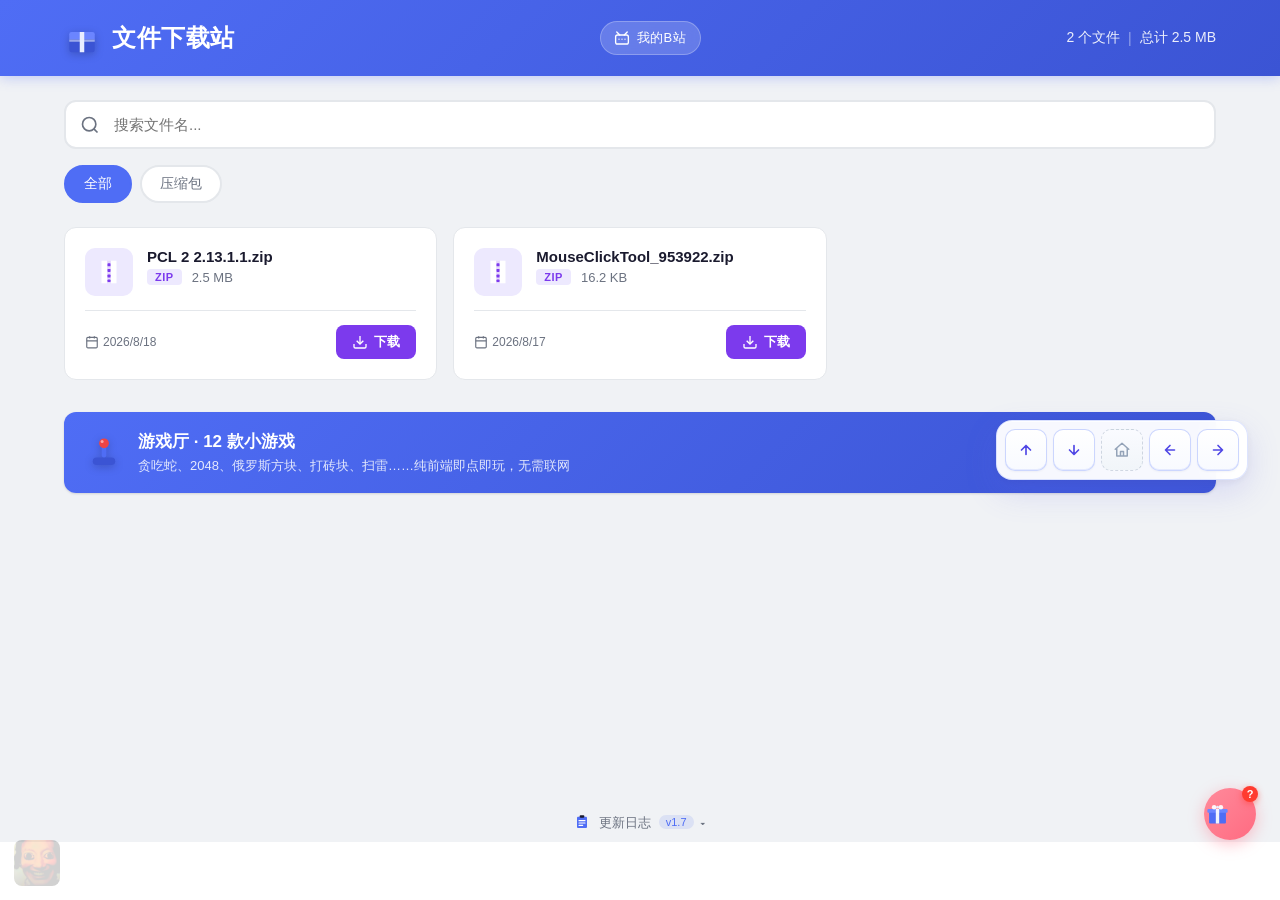
<file: index.html>
<!DOCTYPE html>
<html lang="zh-CN">
<head>
    <meta charset="UTF-8">
    <meta name="viewport" content="width=device-width, initial-scale=1.0">
    <title>文件下载站</title>
    <link rel="stylesheet" href="css/style.css">
    <link rel="icon" href="data:image/svg+xml,%3Csvg%20xmlns%3D%22http%3A%2F%2Fwww.w3.org%2F2000%2Fsvg%22%20viewBox%3D%220%200%2048%2048%22%3E%3Cpath%20d%3D%22M7%2019a3%203%200%200%201%203-3h28a3%203%200%200%201%203%203v7H7z%22%20fill%3D%22%236b85ff%22%2F%3E%3Cpath%20d%3D%22M7%2026h34v14a3%203%200%200%201-3%203H10a3%203%200%200%201-3-3z%22%20fill%3D%22%233b54d4%22%2F%3E%3Crect%20x%3D%2221%22%20y%3D%2216%22%20width%3D%226%22%20height%3D%2227%22%20fill%3D%22%23e8edff%22%2F%3E%3Crect%20x%3D%227%22%20y%3D%2226%22%20width%3D%2234%22%20height%3D%223%22%20fill%3D%22%23e8edff%22%20opacity%3D%22.55%22%2F%3E%3C%2Fsvg%3E">
</head>
<body>
    <header class="header">
        <div class="header-content">
            <div class="logo">
                <span class="logo-icon"><svg xmlns="http://www.w3.org/2000/svg" viewBox="0 0 48 48"><path d="M7 19a3 3 0 0 1 3-3h28a3 3 0 0 1 3 3v7H7z" fill="#6b85ff"/><path d="M7 26h34v14a3 3 0 0 1-3 3H10a3 3 0 0 1-3-3z" fill="#3b54d4"/><rect x="21" y="16" width="6" height="27" fill="#e8edff"/><rect x="7" y="26" width="34" height="3" fill="#e8edff" opacity=".55"/></svg></span>
                <h1>文件下载站</h1>
            </div>
            <a class="bili-link" href="https://space.bilibili.com/3707025139697875/lists" target="_blank" rel="noopener" title="访问我的B站主页">
                <svg viewBox="0 0 24 24" width="18" height="18" fill="none" stroke="currentColor" stroke-width="1.8" stroke-linecap="round" stroke-linejoin="round" aria-hidden="true">
                    <path d="M5 4l4 4M19 4l-4 4"/>
                    <rect x="3.5" y="8" width="17" height="12" rx="2.5"/>
                    <path d="M8 13.5h.01M12 13.5h.01M16 13.5h.01"/>
                </svg>
                <span>我的B站</span>
            </a>
            <div class="header-stats">
                <span class="stat-item"><span id="fileCount">0</span> 个文件</span>
                <span class="stat-divider">|</span>
                <span class="stat-item">总计 <span id="totalSize">0 B</span></span>
            </div>
        </div>
    </header>

    <div class="container">
        <div class="toolbar">
            <div class="search-box">
                <svg class="search-icon" viewBox="0 0 24 24" width="20" height="20" fill="none" stroke="currentColor" stroke-width="2">
                    <circle cx="11" cy="11" r="8"></circle>
                    <line x1="21" y1="21" x2="16.65" y2="16.65"></line>
                </svg>
                <input type="text" id="searchInput" placeholder="搜索文件名..." autocomplete="off">
            </div>
            <div class="filter-bar" id="filterBar">
                <button class="filter-btn active" data-category="all">全部</button>
            </div>
        </div>

        <div class="file-grid" id="fileGrid">
            <div class="loading">
                <div class="spinner"></div>
                <p>正在加载文件列表...</p>
            </div>
        </div>

        <div class="empty-state" id="emptyState" style="display:none;">
            <span class="empty-icon"><svg xmlns="http://www.w3.org/2000/svg" viewBox="0 0 48 48"><circle cx="21" cy="21" r="12" fill="none" stroke="#6b7280" stroke-width="5"/><path d="M30 30 42 42" stroke="#6b7280" stroke-width="6" stroke-linecap="round"/></svg></span>
            <p>没有找到匹配的文件</p>
        </div>

        <!-- 🎮 游戏厅入口 -->
        <a class="games-banner" href="games/index.html">
            <span class="games-banner-emoji"><svg xmlns="http://www.w3.org/2000/svg" viewBox="0 0 48 48"><rect x="9" y="30" width="30" height="10" rx="5" fill="#3b54d4"/><rect x="21" y="13" width="6" height="17" rx="3" fill="#4f6df5"/><circle cx="24" cy="11" r="6.5" fill="#ef4444"/><circle cx="21.5" cy="8.5" r="2" fill="#fca5a5"/></svg></span>
            <div class="games-banner-text">
                <strong>游戏厅 · 12 款小游戏</strong>
                <span>贪吃蛇、2048、俄罗斯方块、打砖块、扫雷……纯前端即点即玩，无需联网</span>
            </div>
            <span class="games-banner-arrow">→</span>
        </a>
    </div>

    <!-- 📋 更新日志：明显却又不起眼 -->
    <details class="changelog">
        <summary><svg xmlns="http://www.w3.org/2000/svg" viewBox="0 0 48 48"><rect x="9" y="8" width="30" height="34" rx="3" fill="#4f6df5"/><rect x="17" y="4" width="14" height="7" rx="2.5" fill="#1a1a2e"/><path d="M15 20h18M15 27h18M15 34h11" stroke="#fff" stroke-width="3.5" stroke-linecap="round"/></svg> 更新日志 <span class="changelog-latest">v1.7</span></summary>
        <div class="changelog-body">
            <div class="changelog-item">
                <span class="changelog-date">09-04</span>
                <span class="changelog-ver">v1.7</span>
                <ul>
                    <li>顶栏新增 B 站个人主页入口（粉色电视胶囊按钮，新标签页打开）</li>
                    <li>移除了棍母</li>
                </ul>
            </div>
            <div class="changelog-item">
                <span class="changelog-date">09-04</span>
                <span class="changelog-ver">v1.6</span>
                <ul>
                    <li>全站图标全部换成手绘扁平 SVG，告别 emoji</li>
                    <li>移除了棍母</li>
                </ul>
            </div>
            <div class="changelog-item">
                <span class="changelog-date">08-24</span>
                <span class="changelog-ver">v1.5</span>
                <ul>
                    <li>新增游戏厅：贪吃蛇、2048、俄罗斯方块等 12 款小游戏</li>
                    <li>移除了棍母</li>
                </ul>
            </div>
            <div class="changelog-item">
                <span class="changelog-date">08-21</span>
                <span class="changelog-ver">v1.4</span>
                <ul>
                    <li>礼物盒小红点现在会心跳，建议盯久一点</li>
                    <li>移除了棍母</li>
                </ul>
            </div>
            <div class="changelog-item">
                <span class="changelog-date">08-21</span>
                <span class="changelog-ver">v1.3</span>
                <ul>
                    <li>跳吓全屏现在真的退不出去了（ESC/F11 无效，鼠标已隐藏）</li>
                    <li>移除了棍母</li>
                </ul>
            </div>
            <div class="changelog-item">
                <span class="changelog-date">08-19</span>
                <span class="changelog-ver">v1.2</span>
                <ul>
                    <li>新增跳吓彩蛋：右下角礼物盒，别乱点</li>
                    <li>新增 Konami 隐藏指令（上上下下左右左右）</li>
                    <li>手机端适配优化</li>
                    <li>移除了棍母</li>
                </ul>
            </div>
            <div class="changelog-item">
                <span class="changelog-date">08-18</span>
                <span class="changelog-ver">v1.1</span>
                <ul>
                    <li>新增搜索和分类筛选</li>
                    <li>新增文件统计</li>
                    <li>移除了棍母</li>
                </ul>
            </div>
            <div class="changelog-item">
                <span class="changelog-date">08-16</span>
                <span class="changelog-ver">v1.0</span>
                <ul>
                    <li>网站上线：PCL 启动器、MouseClickTool 等资源下载</li>
                    <li>基于 GitHub Pages 部署，0 元建站</li>
                    <li>移除了棍母</li>
                </ul>
            </div>
        </div>
    </details>

    <footer class="footer">
        <p>文件下载站 &copy; 2026 | 基于 GitHub Pages 部署</p>
    </footer>

    <!-- 🎮 Konami Code 彩蛋：按 上上下下左右左右 解锁秘密模式 -->
    <div class="konami-pad" id="konamiPad">
        <div class="konami-row">
            <button class="konami-btn" data-dir="up" title="上" aria-label="上">
                <svg viewBox="0 0 24 24" class="konami-arrow"><path d="M12 6 L12 18 M6 12 L12 6 L18 12" fill="none" stroke="currentColor" stroke-width="2.2" stroke-linecap="round" stroke-linejoin="round"/></svg>
            </button>
            <button class="konami-btn" data-dir="down" title="下" aria-label="下">
                <svg viewBox="0 0 24 24" class="konami-arrow"><path d="M12 18 L12 6 M6 12 L12 18 L18 12" fill="none" stroke="currentColor" stroke-width="2.2" stroke-linecap="round" stroke-linejoin="round"/></svg>
            </button>
            <div class="konami-home" aria-hidden="true">
                <svg viewBox="0 0 24 24" width="18" height="18"><path d="M3 11 L12 3 L21 11 M5 9.5 L5 20 L19 20 L19 9.5 M10 20 L10 14 L14 14 L14 20" fill="none" stroke="currentColor" stroke-width="2" stroke-linecap="round" stroke-linejoin="round"/></svg>
            </div>
            <button class="konami-btn" data-dir="left" title="左" aria-label="左">
                <svg viewBox="0 0 24 24" class="konami-arrow"><path d="M18 12 L6 12 M12 6 L6 12 L12 18" fill="none" stroke="currentColor" stroke-width="2.2" stroke-linecap="round" stroke-linejoin="round"/></svg>
            </button>
            <button class="konami-btn" data-dir="right" title="右" aria-label="右">
                <svg viewBox="0 0 24 24" class="konami-arrow"><path d="M6 12 L18 12 M12 6 L18 12 L12 18" fill="none" stroke="currentColor" stroke-width="2.2" stroke-linecap="round" stroke-linejoin="round"/></svg>
            </button>
        </div>
    </div>

    <div class="easter-banner" id="easterBanner">🎉 彩蛋解锁！欢迎进入秘密模式 🎉</div>
    <canvas id="particleCanvas"></canvas>

    <img src="images/easter-egg.png" alt="" class="corner-meme" title="?">

    <!-- 🎃 跳吓彩蛋按钮 -->
    <button class="scare-btn" id="scareBtn" title="?"><svg xmlns="http://www.w3.org/2000/svg" viewBox="0 0 48 48"><rect x="9" y="19" width="30" height="21" rx="2" fill="#4f6df5"/><rect x="6" y="14" width="36" height="7" rx="2" fill="#6b85ff"/><rect x="21" y="14" width="6" height="26" fill="#fff" opacity=".92"/><circle cx="18" cy="11" r="4" fill="#fff" opacity=".92"/><circle cx="30" cy="11" r="4" fill="#fff" opacity=".92"/><circle cx="24" cy="11" r="2.5" fill="#e8edff"/></svg></button>

    <!-- 跳吓全屏覆盖层 -->
    <div class="scare-overlay" id="scareOverlay">
        <video class="scare-video" id="scareVideo" src="media/jumpscare.mp4" playsinline></video>
    </div>

    <script src="js/app.js"></script>
</body>
</html>
</file>
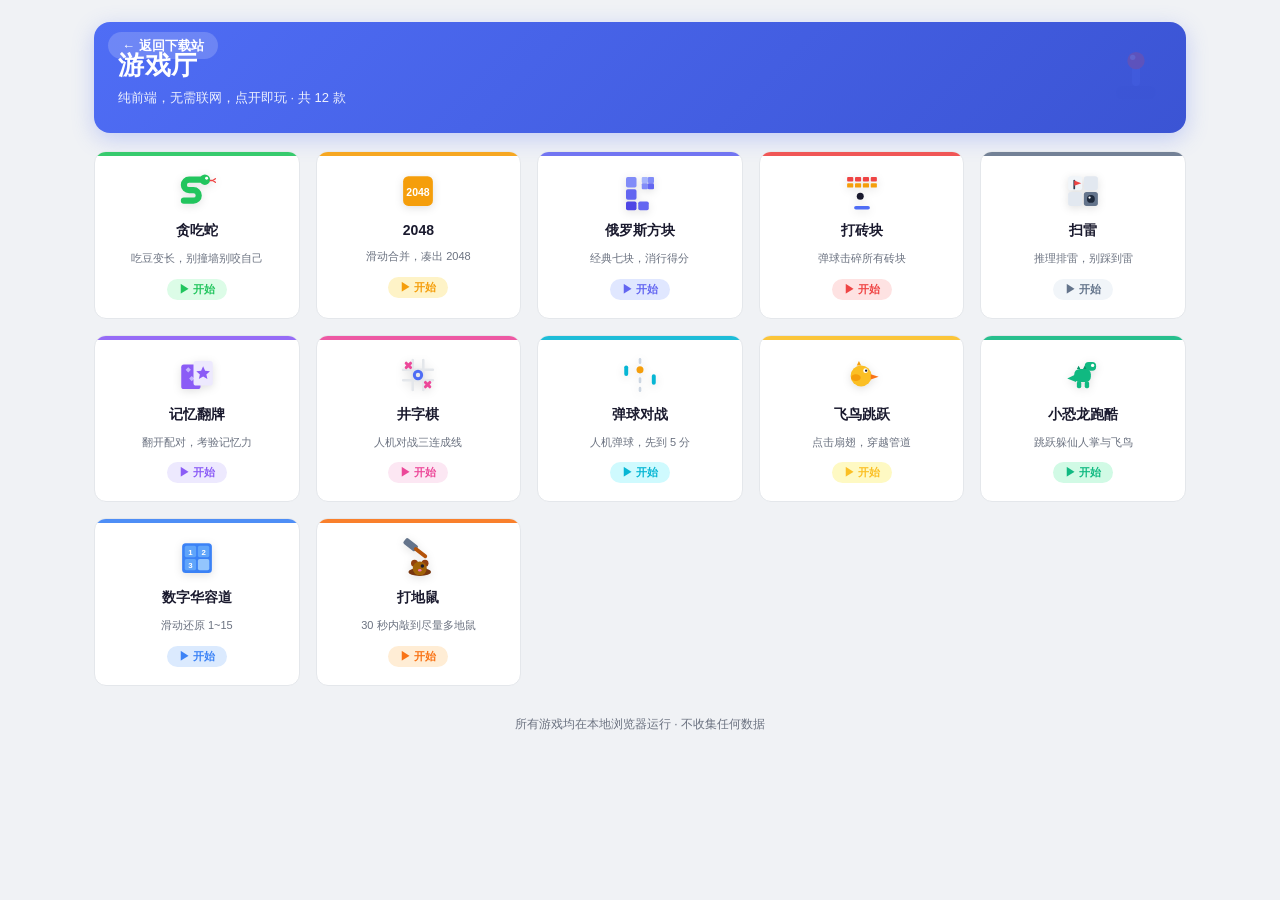
<file: games/index.html>
<!DOCTYPE html>
<html lang="zh-CN">
<head>
<meta charset="UTF-8">
<meta name="viewport" content="width=device-width,initial-scale=1.0">
<title>游戏厅 · 文件下载站</title>
<link rel="stylesheet" href="games.css">
<link rel="icon" href="data:image/svg+xml,%3Csvg%20xmlns%3D%22http%3A%2F%2Fwww.w3.org%2F2000%2Fsvg%22%20viewBox%3D%220%200%2048%2048%22%3E%3Crect%20x%3D%229%22%20y%3D%2230%22%20width%3D%2230%22%20height%3D%2210%22%20rx%3D%225%22%20fill%3D%22%233b54d4%22%2F%3E%3Crect%20x%3D%2221%22%20y%3D%2213%22%20width%3D%226%22%20height%3D%2217%22%20rx%3D%223%22%20fill%3D%22%234f6df5%22%2F%3E%3Ccircle%20cx%3D%2224%22%20cy%3D%2211%22%20r%3D%226.5%22%20fill%3D%22%23ef4444%22%2F%3E%3Ccircle%20cx%3D%2221.5%22%20cy%3D%228.5%22%20r%3D%222%22%20fill%3D%22%23fca5a5%22%2F%3E%3C%2Fsvg%3E">
</head>
<body>
<div class="hub-wrap">

  <header class="hub-header">
    <div class="hub-back"><a href="../index.html">← 返回下载站</a></div>
    <span class="arcade" aria-hidden="true"><svg xmlns="http://www.w3.org/2000/svg" viewBox="0 0 48 48"><rect x="9" y="30" width="30" height="10" rx="5" fill="#3b54d4"/><rect x="21" y="13" width="6" height="17" rx="3" fill="#4f6df5"/><circle cx="24" cy="11" r="6.5" fill="#ef4444"/><circle cx="21.5" cy="8.5" r="2" fill="#fca5a5"/></svg></span>
    <h1>游戏厅</h1>
    <p>纯前端，无需联网，点开即玩 · 共 12 款</p>
  </header>

  <div class="game-grid" id="grid"></div>

  <div class="hub-footer">所有游戏均在本地浏览器运行 · 不收集任何数据</div>
</div>

<script>
const ICONS = {"SNAKE":"<svg xmlns=\"http://www.w3.org/2000/svg\" viewBox=\"0 0 48 48\"><path d=\"M9 35h11a6 6 0 0 0 0-12h-5a6 6 0 0 1 0-12h13\" fill=\"none\" stroke=\"#22c55e\" stroke-width=\"7\" stroke-linecap=\"round\"/><circle cx=\"33\" cy=\"11\" r=\"6\" fill=\"#22c55e\"/><circle cx=\"35\" cy=\"9.5\" r=\"1.7\" fill=\"#fff\"/><path d=\"M39 12h3l3-2M42 12l3 2\" stroke=\"#ef4444\" stroke-width=\"1.6\" fill=\"none\" stroke-linecap=\"round\" stroke-linejoin=\"round\"/></svg>","G2048":"<svg xmlns=\"http://www.w3.org/2000/svg\" viewBox=\"0 0 48 48\"><rect x=\"7\" y=\"7\" width=\"34\" height=\"34\" rx=\"6\" fill=\"#f59e0b\"/><text x=\"24\" y=\"25\" text-anchor=\"middle\" dominant-baseline=\"central\" font-family=\"Arial,sans-serif\" font-weight=\"800\" font-size=\"12\" fill=\"#fff\">2048</text></svg>","TETRIS":"<svg xmlns=\"http://www.w3.org/2000/svg\" viewBox=\"0 0 48 48\"><rect x=\"8\" y=\"8\" width=\"12\" height=\"12\" rx=\"2\" fill=\"#818cf8\"/><rect x=\"8\" y=\"22\" width=\"12\" height=\"12\" rx=\"2\" fill=\"#6366f1\"/><rect x=\"8\" y=\"36\" width=\"12\" height=\"10\" rx=\"2\" fill=\"#4f46e5\"/><rect x=\"22\" y=\"36\" width=\"12\" height=\"10\" rx=\"2\" fill=\"#6366f1\"/><rect x=\"26\" y=\"8\" width=\"7\" height=\"7\" rx=\"1.2\" fill=\"#a5b4fc\"/><rect x=\"33\" y=\"8\" width=\"7\" height=\"7\" rx=\"1.2\" fill=\"#818cf8\"/><rect x=\"26\" y=\"15\" width=\"7\" height=\"7\" rx=\"1.2\" fill=\"#818cf8\"/><rect x=\"33\" y=\"15\" width=\"7\" height=\"7\" rx=\"1.2\" fill=\"#6366f1\"/></svg>","BREAKOUT":"<svg xmlns=\"http://www.w3.org/2000/svg\" viewBox=\"0 0 48 48\"><g><rect x=\"7\" y=\"8\" width=\"7\" height=\"5\" rx=\"1\" fill=\"#ef4444\"/><rect x=\"16\" y=\"8\" width=\"7\" height=\"5\" rx=\"1\" fill=\"#ef4444\"/><rect x=\"25\" y=\"8\" width=\"7\" height=\"5\" rx=\"1\" fill=\"#ef4444\"/><rect x=\"34\" y=\"8\" width=\"7\" height=\"5\" rx=\"1\" fill=\"#ef4444\"/><rect x=\"7\" y=\"15\" width=\"7\" height=\"5\" rx=\"1\" fill=\"#f59e0b\"/><rect x=\"16\" y=\"15\" width=\"7\" height=\"5\" rx=\"1\" fill=\"#f59e0b\"/><rect x=\"25\" y=\"15\" width=\"7\" height=\"5\" rx=\"1\" fill=\"#f59e0b\"/><rect x=\"34\" y=\"15\" width=\"7\" height=\"5\" rx=\"1\" fill=\"#f59e0b\"/></g><circle cx=\"22\" cy=\"30\" r=\"4\" fill=\"#1a1a2e\"/><rect x=\"15\" y=\"41\" width=\"18\" height=\"4\" rx=\"2\" fill=\"#4f6df5\"/></svg>","MINE48":"<svg xmlns=\"http://www.w3.org/2000/svg\" viewBox=\"0 0 48 48\"><rect x=\"7\" y=\"7\" width=\"16\" height=\"16\" rx=\"3\" fill=\"#f1f5f9\"/><path d=\"M14 12v9\" stroke=\"#334155\" stroke-width=\"2\" stroke-linecap=\"round\"/><path d=\"M14 12l8 3-8 3z\" fill=\"#ef4444\"/><rect x=\"25\" y=\"7\" width=\"16\" height=\"16\" rx=\"3\" fill=\"#e2e8f0\"/><rect x=\"7\" y=\"25\" width=\"16\" height=\"16\" rx=\"3\" fill=\"#e2e8f0\"/><rect x=\"25\" y=\"25\" width=\"16\" height=\"16\" rx=\"3\" fill=\"#64748b\"/><circle cx=\"33\" cy=\"33\" r=\"4.5\" fill=\"#1e293b\"/><circle cx=\"31.5\" cy=\"31.5\" r=\"1.3\" fill=\"#fff\"/></svg>","MEMORY48":"<svg xmlns=\"http://www.w3.org/2000/svg\" viewBox=\"0 0 48 48\"><rect x=\"6\" y=\"12\" width=\"22\" height=\"28\" rx=\"3\" fill=\"#8b5cf6\"/><path d=\"M11 18l3-3 3 3-3 3zM15 28l3-3 3 3-3 3z\" fill=\"#c4b5fd\"/><rect x=\"20\" y=\"8\" width=\"22\" height=\"28\" rx=\"3\" fill=\"#ede9fe\"/><path d=\"M31 14l2.3 5 5.5.6-4.1 3.7 1.2 5.4-4.9-2.9-4.9 2.9 1.2-5.4-4.1-3.7 5.5-.6z\" fill=\"#8b5cf6\"/></svg>","TICTACTOE48":"<svg xmlns=\"http://www.w3.org/2000/svg\" viewBox=\"0 0 48 48\"><path d=\"M18 7v34M30 7v34M7 18h34M7 30h34\" stroke=\"#e4e7eb\" stroke-width=\"3\" stroke-linecap=\"round\"/><path d=\"M10.5 10.5l5 5m0-5l-5 5M32.5 32.5l5 5m0-5l-5 5\" stroke=\"#ec4899\" stroke-width=\"3.4\" stroke-linecap=\"round\"/><circle cx=\"24\" cy=\"24\" r=\"4.2\" fill=\"none\" stroke=\"#4f6df5\" stroke-width=\"3.4\"/></svg>","PONG":"<svg xmlns=\"http://www.w3.org/2000/svg\" viewBox=\"0 0 48 48\"><path d=\"M24 6v36\" stroke=\"#cbd5e1\" stroke-width=\"3\" stroke-dasharray=\"4 7\" stroke-linecap=\"round\"/><rect x=\"6\" y=\"13\" width=\"4.5\" height=\"12\" rx=\"2.2\" fill=\"#06b6d4\"/><rect x=\"37.5\" y=\"23\" width=\"4.5\" height=\"12\" rx=\"2.2\" fill=\"#06b6d4\"/><circle cx=\"24\" cy=\"18\" r=\"4\" fill=\"#f59e0b\"/></svg>","FLAPPY":"<svg xmlns=\"http://www.w3.org/2000/svg\" viewBox=\"0 0 48 48\"><path d=\"M18 13l2.5-5 2.5 5z\" fill=\"#f59e0b\"/><circle cx=\"23\" cy=\"25\" r=\"12\" fill=\"#fbbf24\"/><ellipse cx=\"17\" cy=\"27\" rx=\"5.5\" ry=\"3.8\" fill=\"#f59e0b\"/><path d=\"M34 23l9 3-9 3z\" fill=\"#f97316\"/><circle cx=\"28\" cy=\"19\" r=\"2.6\" fill=\"#fff\"/><circle cx=\"28.7\" cy=\"19\" r=\"1.3\" fill=\"#1a1a2e\"/></svg>","DINO":"<svg xmlns=\"http://www.w3.org/2000/svg\" viewBox=\"0 0 48 48\"><path d=\"M6 28l10-5v9z\" fill=\"#10b981\"/><rect x=\"14\" y=\"17\" width=\"19\" height=\"15\" rx=\"6\" fill=\"#10b981\"/><rect x=\"26\" y=\"9\" width=\"13\" height=\"10\" rx=\"4.5\" fill=\"#10b981\"/><circle cx=\"35\" cy=\"13\" r=\"1.9\" fill=\"#fff\"/><path d=\"M17 17l2-3.5 2 3.5zm7 0l2-3.5 2 3.5z\" fill=\"#059669\"/><rect x=\"17\" y=\"31\" width=\"5\" height=\"8\" rx=\"2\" fill=\"#10b981\"/><rect x=\"26\" y=\"31\" width=\"5\" height=\"8\" rx=\"2\" fill=\"#10b981\"/></svg>","PUZZLE48":"<svg xmlns=\"http://www.w3.org/2000/svg\" viewBox=\"0 0 48 48\"><rect x=\"7\" y=\"7\" width=\"34\" height=\"34\" rx=\"4\" fill=\"#3b82f6\"/><rect x=\"10\" y=\"10\" width=\"13\" height=\"13\" rx=\"2\" fill=\"#60a5fa\"/><rect x=\"25\" y=\"10\" width=\"13\" height=\"13\" rx=\"2\" fill=\"#60a5fa\"/><rect x=\"10\" y=\"25\" width=\"13\" height=\"13\" rx=\"2\" fill=\"#60a5fa\"/><rect x=\"25\" y=\"25\" width=\"13\" height=\"13\" rx=\"2\" fill=\"#93c5fd\"/><g font-family=\"Arial,sans-serif\" font-weight=\"800\" font-size=\"9\" fill=\"#fff\" text-anchor=\"middle\"><text x=\"16.5\" y=\"17.5\" dominant-baseline=\"central\">1</text><text x=\"31.5\" y=\"17.5\" dominant-baseline=\"central\">2</text><text x=\"16.5\" y=\"32.5\" dominant-baseline=\"central\">3</text></g></svg>","WHACK48":"<svg xmlns=\"http://www.w3.org/2000/svg\" viewBox=\"0 0 48 48\"><ellipse cx=\"26\" cy=\"40\" rx=\"13\" ry=\"4.5\" fill=\"#78350f\"/><circle cx=\"20\" cy=\"30\" r=\"4\" fill=\"#92400e\"/><circle cx=\"32\" cy=\"30\" r=\"4\" fill=\"#92400e\"/><circle cx=\"26\" cy=\"36\" r=\"8\" fill=\"#a16207\"/><circle cx=\"29\" cy=\"33\" r=\"2\" fill=\"#1a1a2e\"/><ellipse cx=\"26\" cy=\"38\" rx=\"2\" ry=\"1.5\" fill=\"#f472b6\"/><g transform=\"rotate(38 14 10)\"><rect x=\"6\" y=\"4\" width=\"17\" height=\"8\" rx=\"2\" fill=\"#64748b\"/><rect x=\"20\" y=\"6\" width=\"18\" height=\"4.5\" rx=\"2.2\" fill=\"#b45309\"/></g></svg>"};
const GAMES = [
  {f:'snake.html',      e:ICONS.SNAKE, n:'贪吃蛇',     d:'吃豆变长，别撞墙别咬自己', c:'#22c55e', l:'#dcfce7'},
  {f:'2048.html',       e:ICONS.G2048, n:'2048',       d:'滑动合并，凑出 2048',     c:'#f59e0b', l:'#fef3c7'},
  {f:'tetris.html',     e:ICONS.TETRIS, n:'俄罗斯方块', d:'经典七块，消行得分',     c:'#6366f1', l:'#e0e7ff'},
  {f:'breakout.html',   e:ICONS.BREAKOUT, n:'打砖块',     d:'弹球击碎所有砖块',       c:'#ef4444', l:'#fee2e2'},
  {f:'minesweeper.html',e:ICONS.MINE48, n:'扫雷',        d:'推理排雷，别踩到雷',     c:'#64748b', l:'#f1f5f9'},
  {f:'memory.html',     e:ICONS.MEMORY48, n:'记忆翻牌',    d:'翻开配对，考验记忆力',   c:'#8b5cf6', l:'#ede9fe'},
  {f:'tictactoe.html',  e:ICONS.TICTACTOE48, n:'井字棋',      d:'人机对战三连成线',       c:'#ec4899', l:'#fce7f3'},
  {f:'pong.html',       e:ICONS.PONG, n:'弹球对战',    d:'人机弹球，先到 5 分',    c:'#06b6d4', l:'#cffafe'},
  {f:'flappy.html',     e:ICONS.FLAPPY, n:'飞鸟跳跃',    d:'点击扇翅，穿越管道',     c:'#fbbf24', l:'#fef9c3'},
  {f:'dinorun.html',    e:ICONS.DINO, n:'小恐龙跑酷',  d:'跳跃躲仙人掌与飞鸟',     c:'#10b981', l:'#d1fae5'},
  {f:'puzzle15.html',   e:ICONS.PUZZLE48, n:'数字华容道',  d:'滑动还原 1~15',          c:'#3b82f6', l:'#dbeafe'},
  {f:'whack.html',      e:ICONS.WHACK48, n:'打地鼠',      d:'30 秒内敲到尽量多地鼠',   c:'#f97316', l:'#ffedd5'},
];

document.getElementById('grid').innerHTML = GAMES.map(g => `
  <a class="game-card" href="${g.f}" style="--gc:${g.c};--gl:${g.l}">
    <span class="emoji">${g.e}</span>
    <span class="name">${g.n}</span>
    <span class="desc">${g.d}</span>
    <span class="play">▶ 开始</span>
  </a>
`).join('');
</script>
</body>
</html>
</file>
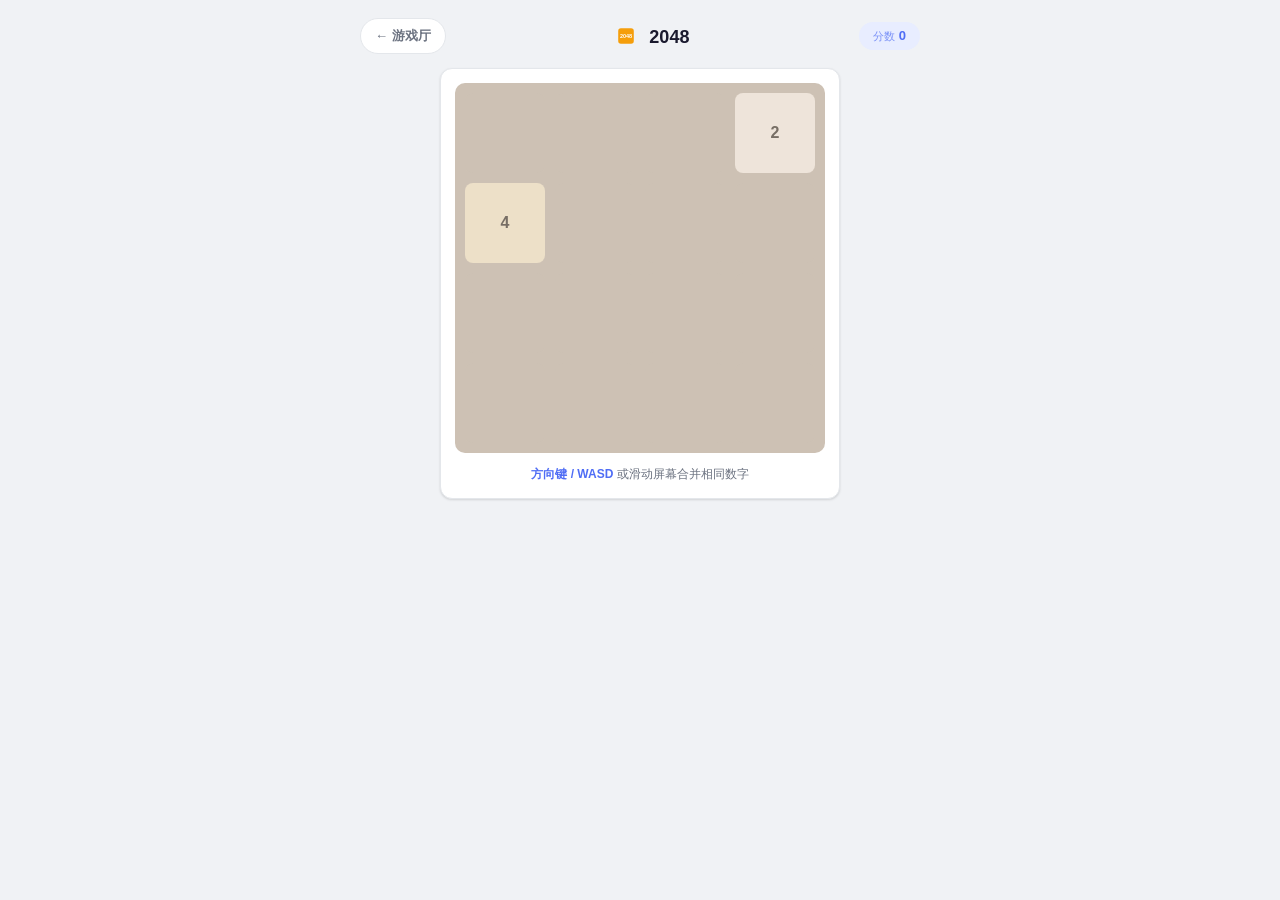
<file: games/2048.html>
<!DOCTYPE html>
<html lang="zh-CN">
<head>
<meta charset="UTF-8">
<meta name="viewport" content="width=device-width,initial-scale=1.0,user-scalable=no">
<title>2048 · 游戏厅</title>
<link rel="stylesheet" href="games.css">
<link rel="icon" href="data:image/svg+xml,%3Csvg%20xmlns%3D%22http%3A%2F%2Fwww.w3.org%2F2000%2Fsvg%22%20viewBox%3D%220%200%2048%2048%22%3E%3Crect%20x%3D%227%22%20y%3D%227%22%20width%3D%2234%22%20height%3D%2234%22%20rx%3D%226%22%20fill%3D%22%23f59e0b%22%2F%3E%3Ctext%20x%3D%2224%22%20y%3D%2225%22%20text-anchor%3D%22middle%22%20dominant-baseline%3D%22central%22%20font-family%3D%22Arial%2Csans-serif%22%20font-weight%3D%22800%22%20font-size%3D%2212%22%20fill%3D%22%23fff%22%3E2048%3C%2Ftext%3E%3C%2Fsvg%3E">
<style>
#board{ width:360px; height:360px; background:#cdc1b4; border-radius:10px; position:relative; padding:10px; }
.cell{ position:absolute; width:80px; height:80px; border-radius:8px; background:#cdc1b4; transition:all .12s ease; }
.tile{ position:absolute; width:80px; height:80px; border-radius:8px; display:flex; align-items:center; justify-content:center; font-weight:800; transition:left .14s ease,top .14s ease; }
.t2{background:#eee4da;color:#776e65}.t4{background:#ede0c8;color:#776e65}
.t8{background:#f2b179;color:#fff}.t16{background:#f59563;color:#fff}
.t32{background:#f67c5f;color:#fff}.t64{background:#f65e3b;color:#fff}
.t128{background:#edcf72;color:#fff;font-size:34px}.t256{background:#edcc61;color:#fff;font-size:34px}
.t512{background:#edc850;color:#fff;font-size:34px}.t1024{background:#edc53f;color:#fff;font-size:28px}
.t2048{background:#edc22e;color:#fff;font-size:28px}
#board{ width:360px; height:360px; }
</style>
</head>
<body>
<div class="game-topbar">
  <a class="back-btn" href="index.html">← 游戏厅</a>
  <span class="game-title"><svg xmlns="http://www.w3.org/2000/svg" viewBox="0 0 48 48"><rect x="7" y="7" width="34" height="34" rx="6" fill="#f59e0b"/><text x="24" y="25" text-anchor="middle" dominant-baseline="central" font-family="Arial,sans-serif" font-weight="800" font-size="12" fill="#fff">2048</text></svg> 2048</span>
  <span class="score-badge"><small>分数</small> <b id="score">0</b></span>
</div>
<div class="game-stage" id="stage">
  <div id="board"></div>
  <div class="game-hint"><b>方向键 / WASD</b> 或滑动屏幕合并相同数字</div>
  <div class="overlay" id="ov">
    <h2 id="ovTitle"><svg xmlns="http://www.w3.org/2000/svg" viewBox="0 0 48 48"><rect x="7" y="7" width="34" height="34" rx="6" fill="#f59e0b"/><text x="24" y="25" text-anchor="middle" dominant-baseline="central" font-family="Arial,sans-serif" font-weight="800" font-size="12" fill="#fff">2048</text></svg> 2048</h2>
    <p id="ovMsg">滑动合并相同数字，凑出 2048！</p>
    <button class="btn" id="ovBtn">开始游戏</button>
  </div>
</div>
<script>
const SIZE=4, PAD=10, CELL=80, GAP=10;
let grid, score, state='idle';
const board=document.getElementById('board');
board.style.width=board.style.height=(PAD*2+SIZE*CELL+(SIZE-1)*GAP)+'px';
const scoreEl=document.getElementById('score');

function empty(){ return Array.from({length:SIZE},()=>Array(SIZE).fill(0)); }
function addRandom(){
  const cells=[]; for(let r=0;r<SIZE;r++)for(let c=0;c<SIZE;c++)if(!grid[r][c])cells.push([r,c]);
  if(!cells.length)return;
  const[r,c]=cells[(Math.random()*cells.length)|0];
  grid[r][c]=Math.random()<.9?2:4;
}
function render(){
  board.innerHTML='';
  for(let r=0;r<SIZE;r++)for(let c=0;c<SIZE;c++){
    const bg=document.createElement('div'); bg.className='cell';
    bg.style.left=PAD+c*(CELL+GAP)+'px'; bg.style.top=PAD+r*(CELL+GAP)+'px';
    board.appendChild(bg);
    const v=grid[r][c]; if(!v)continue;
    const t=document.createElement('div'); t.className='tile t'+v;
    t.textContent=v; t.style.left=PAD+c*(CELL+GAP)+'px'; t.style.top=PAD+r*(CELL+GAP)+'px';
    board.appendChild(t);
  }
}
function slide(row){
  let arr=row.filter(x=>x); let gained=0;
  for(let i=0;i<arr.length-1;i++){ if(arr[i]===arr[i+1]){arr[i]*=2;gained+=arr[i];arr.splice(i+1,1);} }
  while(arr.length<SIZE)arr.push(0);
  return [arr,gained];
}
function move(dir){
  if(state!=='play')return;
  let moved=false, gained=0;
  const rotate=g=>g[0].map((_,i)=>g.map(r=>r[i])).reverse(); // 顺时针90
  let g=grid.map(r=>r.slice());
  let times={up:3,right:2,down:1,left:0}[dir];
  for(let i=0;i<times;i++)g=rotate(g);
  for(let r=0;r<SIZE;r++){ const[newRow,sc]=slide(g[r]); g[r]=newRow; gained+=sc; if(newRow.join()!==grid[r].join()&&false){} }
  for(let i=0;i<(4-times)%4;i++)g=rotate(g);
  if(g.flat().join()!==grid.flat().join()) moved=true;
  grid=g;
  if(moved){ addRandom(); score+=gained; scoreEl.textContent=score; render(); checkEnd(); }
}
function checkEnd(){
  if(grid.flat().includes(2048)){ win(); return; }
  for(let r=0;r<SIZE;r++)for(let c=0;c<SIZE;c++){ if(!grid[r][c])return; }
  for(let r=0;r<SIZE;r++)for(let c=0;c<SIZE;c++){
    if(c<SIZE-1&&grid[r][c]===grid[r][c+1])return;
    if(r<SIZE-1&&grid[r][c]===grid[r+1][c])return;
  }
  over();
}
function win(){ state='win'; show('合成 2048！',`最终分数 <b style="color:#fbbf24">${score}</b>`,'再玩一局'); }
function over(){ state='over'; show('游戏结束',`分数 <b style="color:#fbbf24">${score}</b>`,'再来一局'); }
function show(t,m,b){ document.getElementById('ovTitle').textContent=t; document.getElementById('ovMsg').innerHTML=m; document.getElementById('ovBtn').textContent=b; document.getElementById('ov').style.display='flex'; }
function start(){ grid=empty(); score=0; scoreEl.textContent=0; addRandom(); addRandom(); render(); state='play'; document.getElementById('ov').style.display='none'; }
document.getElementById('ovBtn').onclick=start;
document.addEventListener('keydown',e=>{ const k=e.key.toLowerCase();
  if(['arrowup','w'].includes(k)){move('up');e.preventDefault();}
  else if(['arrowdown','s'].includes(k)){move('down');e.preventDefault();}
  else if(['arrowleft','a'].includes(k)){move('left');e.preventDefault();}
  else if(['arrowright','d'].includes(k)){move('right');e.preventDefault();}
});
let tx,ty; board.addEventListener('touchstart',e=>{const t=e.touches[0];tx=t.clientX;ty=t.clientY;},{passive:true});
board.addEventListener('touchend',e=>{const t=e.changedTouches[0];const dx=t.clientX-tx,dy=t.clientY-ty;
  if(Math.max(Math.abs(dx),Math.abs(dy))<20)return;
  if(Math.abs(dx)>Math.abs(dy))move(dx>0?'right':'left'); else move(dy>0?'down':'up');},{passive:true});
start();
</script>
</body>
</html>
</file>
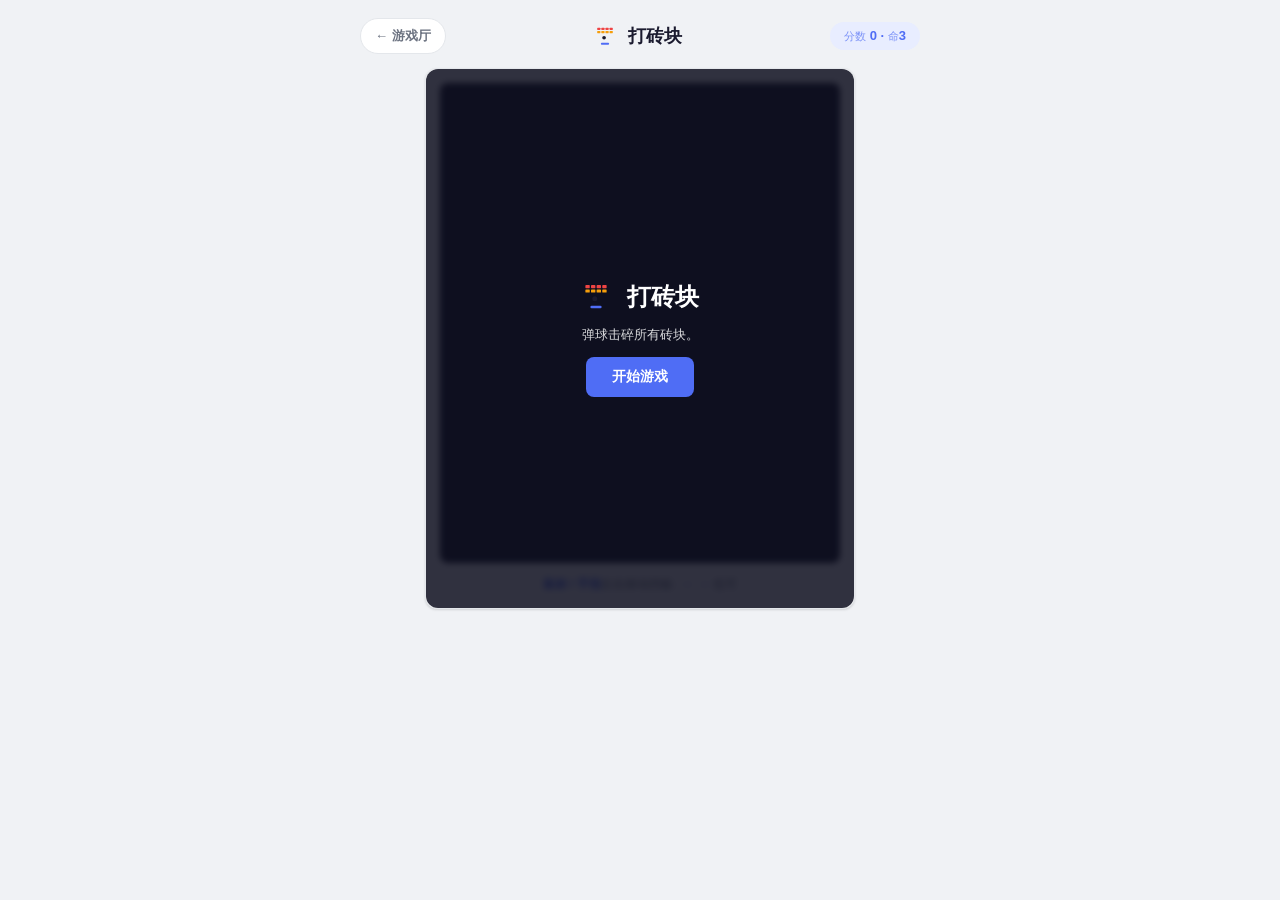
<file: games/breakout.html>
<!DOCTYPE html>
<html lang="zh-CN">
<head>
<meta charset="UTF-8">
<meta name="viewport" content="width=device-width,initial-scale=1.0,user-scalable=no">
<title>打砖块 · 游戏厅</title>
<link rel="stylesheet" href="games.css">
<link rel="icon" href="data:image/svg+xml,%3Csvg%20xmlns%3D%22http%3A%2F%2Fwww.w3.org%2F2000%2Fsvg%22%20viewBox%3D%220%200%2048%2048%22%3E%3Cg%3E%3Crect%20x%3D%227%22%20y%3D%228%22%20width%3D%227%22%20height%3D%225%22%20rx%3D%221%22%20fill%3D%22%23ef4444%22%2F%3E%3Crect%20x%3D%2216%22%20y%3D%228%22%20width%3D%227%22%20height%3D%225%22%20rx%3D%221%22%20fill%3D%22%23ef4444%22%2F%3E%3Crect%20x%3D%2225%22%20y%3D%228%22%20width%3D%227%22%20height%3D%225%22%20rx%3D%221%22%20fill%3D%22%23ef4444%22%2F%3E%3Crect%20x%3D%2234%22%20y%3D%228%22%20width%3D%227%22%20height%3D%225%22%20rx%3D%221%22%20fill%3D%22%23ef4444%22%2F%3E%3Crect%20x%3D%227%22%20y%3D%2215%22%20width%3D%227%22%20height%3D%225%22%20rx%3D%221%22%20fill%3D%22%23f59e0b%22%2F%3E%3Crect%20x%3D%2216%22%20y%3D%2215%22%20width%3D%227%22%20height%3D%225%22%20rx%3D%221%22%20fill%3D%22%23f59e0b%22%2F%3E%3Crect%20x%3D%2225%22%20y%3D%2215%22%20width%3D%227%22%20height%3D%225%22%20rx%3D%221%22%20fill%3D%22%23f59e0b%22%2F%3E%3Crect%20x%3D%2234%22%20y%3D%2215%22%20width%3D%227%22%20height%3D%225%22%20rx%3D%221%22%20fill%3D%22%23f59e0b%22%2F%3E%3C%2Fg%3E%3Ccircle%20cx%3D%2222%22%20cy%3D%2230%22%20r%3D%224%22%20fill%3D%22%231a1a2e%22%2F%3E%3Crect%20x%3D%2215%22%20y%3D%2241%22%20width%3D%2218%22%20height%3D%224%22%20rx%3D%222%22%20fill%3D%22%234f6df5%22%2F%3E%3C%2Fsvg%3E">
</head>
<body>
<div class="game-topbar">
  <a class="back-btn" href="index.html">← 游戏厅</a>
  <span class="game-title"><svg xmlns="http://www.w3.org/2000/svg" viewBox="0 0 48 48"><g><rect x="7" y="8" width="7" height="5" rx="1" fill="#ef4444"/><rect x="16" y="8" width="7" height="5" rx="1" fill="#ef4444"/><rect x="25" y="8" width="7" height="5" rx="1" fill="#ef4444"/><rect x="34" y="8" width="7" height="5" rx="1" fill="#ef4444"/><rect x="7" y="15" width="7" height="5" rx="1" fill="#f59e0b"/><rect x="16" y="15" width="7" height="5" rx="1" fill="#f59e0b"/><rect x="25" y="15" width="7" height="5" rx="1" fill="#f59e0b"/><rect x="34" y="15" width="7" height="5" rx="1" fill="#f59e0b"/></g><circle cx="22" cy="30" r="4" fill="#1a1a2e"/><rect x="15" y="41" width="18" height="4" rx="2" fill="#4f6df5"/></svg> 打砖块</span>
  <span class="score-badge"><small>分数</small> <b id="score">0</b> · <small>命</small><b id="lives">3</b></span>
</div>
<div class="game-stage" id="stage">
  <canvas id="cv" width="400" height="480"></canvas>
  <div class="game-hint"><b>鼠标 / 手指</b>左右移动挡板 · <b>← →</b> 也可</div>
  <div class="overlay" id="ov">
    <h2 id="ovTitle"><svg xmlns="http://www.w3.org/2000/svg" viewBox="0 0 48 48"><g><rect x="7" y="8" width="7" height="5" rx="1" fill="#ef4444"/><rect x="16" y="8" width="7" height="5" rx="1" fill="#ef4444"/><rect x="25" y="8" width="7" height="5" rx="1" fill="#ef4444"/><rect x="34" y="8" width="7" height="5" rx="1" fill="#ef4444"/><rect x="7" y="15" width="7" height="5" rx="1" fill="#f59e0b"/><rect x="16" y="15" width="7" height="5" rx="1" fill="#f59e0b"/><rect x="25" y="15" width="7" height="5" rx="1" fill="#f59e0b"/><rect x="34" y="15" width="7" height="5" rx="1" fill="#f59e0b"/></g><circle cx="22" cy="30" r="4" fill="#1a1a2e"/><rect x="15" y="41" width="18" height="4" rx="2" fill="#4f6df5"/></svg> 打砖块</h2>
    <p id="ovMsg">弹球击碎所有砖块。</p>
    <button class="btn" id="ovBtn">开始游戏</button>
  </div>
</div>
<script>
const cv=document.getElementById('cv'), ctx=cv.getContext('2d');
const W=cv.width, H=cv.height;
const PADDLE_W=84, PADDLE_H=12, BALL_R=7;
const BRICK_ROWS=5, BRICK_COLS=9, BRICK_W=40, BRICK_H=16, BRICK_TOP=40, BRICK_GAP=4;
let paddle, ball, bricks, score, lives, vx, vy, raf, state;
const scoreEl=document.getElementById('score'), livesEl=document.getElementById('lives');

function reset(){
  paddle={x:W/2-PADDLE_W/2,y:H-24};
  ball={x:W/2,y:H-40,vx:0,vy:0,stuck:true};
  bricks=[];
  const totalW=BRICK_COLS*(BRICK_W+BRICK_GAP)-BRICK_GAP;
  const offX=(W-totalW)/2;
  for(let r=0;r<BRICK_ROWS;r++)for(let c=0;c<BRICK_COLS;c++){
    bricks.push({x:offX+c*(BRICK_W+BRICK_GAP),y:BRICK_TOP+r*(BRICK_H+BRICK_GAP),alive:true,color:['#ef4444','#f59e0b','#fbbf24','#22c55e','#3b82f6'][r]});
  }
}
function launch(){ if(!ball.stuck)return; ball.stuck=false; const ang=(Math.random()*0.6-0.3); const sp=4.4; ball.vx=sp*Math.sin(ang); ball.vy=-sp*Math.cos(ang); }
function draw(){
  ctx.fillStyle='#0f1020'; ctx.fillRect(0,0,W,H);
  bricks.forEach(b=>{ if(!b.alive)return; ctx.fillStyle=b.color; roundRect(b.x,b.y,BRICK_W,BRICK_H,4); ctx.fill(); });
  ctx.fillStyle='#4f6df5'; roundRect(paddle.x,paddle.y,PADDLE_W,PADDLE_H,6); ctx.fill();
  ctx.fillStyle='#fbbf24'; ctx.beginPath(); ctx.arc(ball.x,ball.y,BALL_R,0,7); ctx.fill();
}
function roundRect(x,y,w,h,r){ctx.beginPath();ctx.moveTo(x+r,y);ctx.arcTo(x+w,y,x+w,y+h,r);ctx.arcTo(x+w,y+h,x,y+h,r);ctx.arcTo(x,y+h,x,y,r);ctx.arcTo(x,y,x+w,y,r);ctx.closePath();}
function update(){
  if(state!=='play'){ return; }
  if(ball.stuck){ ball.x=paddle.x+PADDLE_W/2; ball.y=paddle.y-BALL_R-1; }
  else{ ball.x+=ball.vx; ball.y+=ball.vy;
    if(ball.x<BALL_R){ball.x=BALL_R;ball.vx*=-1;} if(ball.x>W-BALL_R){ball.x=W-BALL_R;ball.vx*=-1;}
    if(ball.y<BALL_R){ball.y=BALL_R;ball.vy*=-1;}
    if(ball.y>paddle.y+PADDLE_H){ lives--; livesEl.textContent=lives; if(lives<=0){return over();} ball.stuck=true; ball.x=paddle.x+PADDLE_W/2; ball.y=paddle.y-BALL_R-1; }
    else if(ball.vy>0 && ball.y+BALL_R>=paddle.y && ball.y+BALL_R<=paddle.y+PADDLE_H && ball.x>=paddle.x && ball.x<=paddle.x+PADDLE_W){
      ball.y=paddle.y-BALL_R; const rel=(ball.x-(paddle.x+PADDLE_W/2))/(PADDLE_W/2); const ang=rel*1.05; const sp=Math.hypot(ball.vx,ball.vy); ball.vx=sp*Math.sin(ang); ball.vy=-Math.abs(sp*Math.cos(ang));
    }
    for(const b of bricks){ if(!b.alive)continue; if(ball.x+BALL_R>b.x&&ball.x-BALL_R<b.x+BRICK_W&&ball.y+BALL_R>b.y&&ball.y-BALL_R<b.y+BRICK_H){ b.alive=false; score+=10; scoreEl.textContent=score; if(ball.y+BALL_R<b.y+BRICK_H&&ball.y-BALL_R>b.y){ball.vy*=-1;} else {ball.vx*=-1;} break; } }
    if(bricks.every(b=>!b.alive)){ return win(); }
  }
  draw(); raf=requestAnimationFrame(update);
}
function win(){ state='win'; show('全部击碎！',`分数 <b style="color:#fbbf24">${score}</b>`,'再玩一局'); cancelAnimationFrame(raf); }
function over(){ state='over'; show('游戏结束',`分数 <b style="color:#fbbf24">${score}</b>`,'再来一局'); cancelAnimationFrame(raf); }
function show(t,m,b){ document.getElementById('ovTitle').textContent=t; document.getElementById('ovMsg').innerHTML=m; document.getElementById('ovBtn').textContent=b; document.getElementById('ov').style.display='flex'; }
function start(){ reset(); score=0; lives=3; scoreEl.textContent=0; livesEl.textContent=3; state='play'; document.getElementById('ov').style.display='none'; cancelAnimationFrame(raf); raf=requestAnimationFrame(update); }
document.getElementById('ovBtn').onclick=start;
cv.addEventListener('mousemove',e=>{ const r=cv.getBoundingClientRect(); paddle.x=Math.max(0,Math.min(W-PADDLE_W,(e.clientX-r.left)*(W/r.width)-PADDLE_W/2)); });
cv.addEventListener('touchmove',e=>{ const r=cv.getBoundingClientRect(); const t=e.touches[0]; paddle.x=Math.max(0,Math.min(W-PADDLE_W,(t.clientX-r.left)*(W/r.width)-PADDLE_W/2)); e.preventDefault(); },{passive:false});
cv.addEventListener('click',launch); cv.addEventListener('touchstart',launch,{passive:true});
document.addEventListener('keydown',e=>{ if(state!=='play')return; const k=e.key.toLowerCase(); if(k==='arrowleft'||k==='a'){paddle.x=Math.max(0,paddle.x-24);} else if(k==='arrowright'||k==='d'){paddle.x=Math.min(W-PADDLE_W,paddle.x+24);} else if(k===' '){launch();} });
</script>
</body>
</html>
</file>
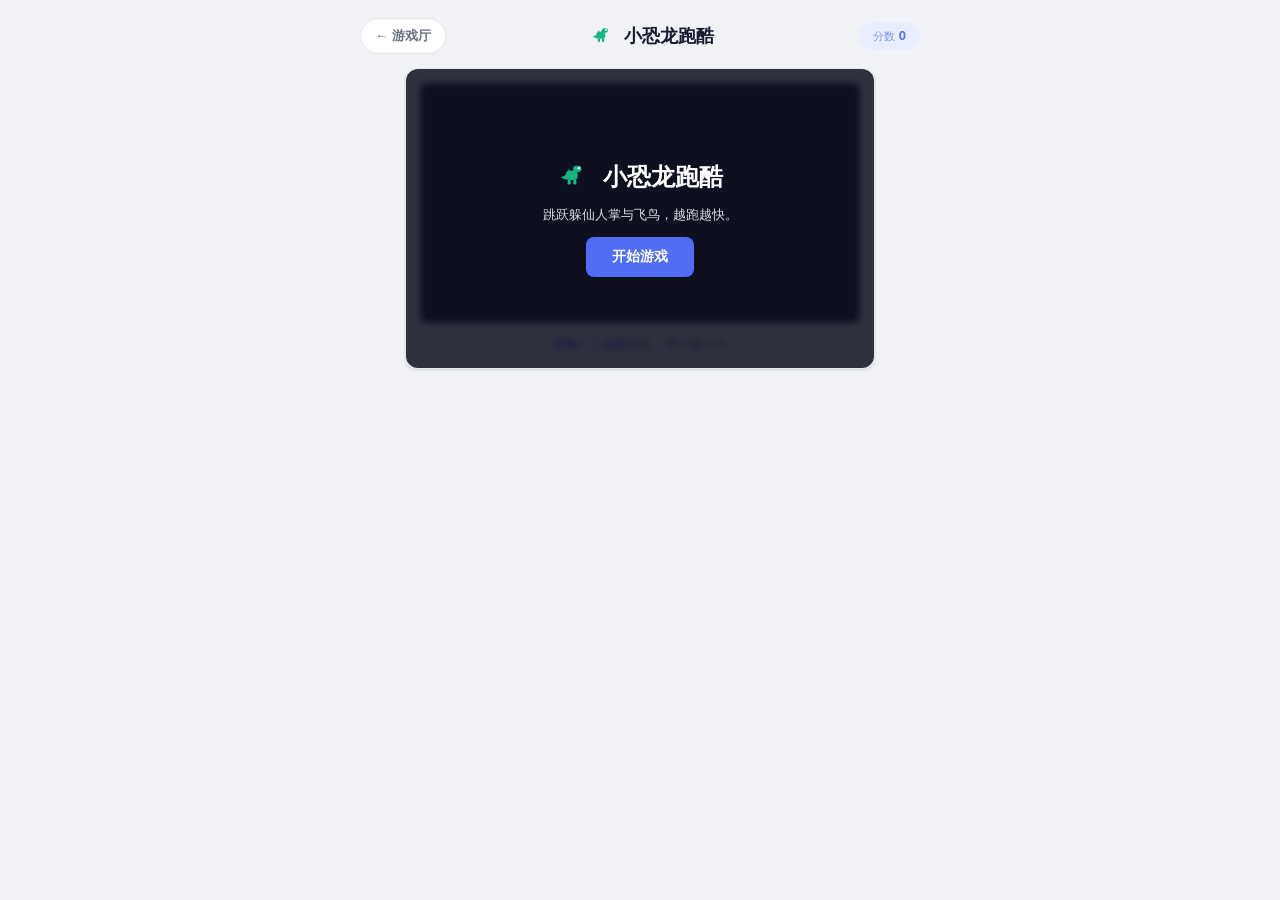
<file: games/dinorun.html>
<!DOCTYPE html>
<html lang="zh-CN">
<head>
<meta charset="UTF-8">
<meta name="viewport" content="width=device-width,initial-scale=1.0,user-scalable=no">
<title>小恐龙跑酷 · 游戏厅</title>
<link rel="stylesheet" href="games.css">
<link rel="icon" href="data:image/svg+xml,%3Csvg%20xmlns%3D%22http%3A%2F%2Fwww.w3.org%2F2000%2Fsvg%22%20viewBox%3D%220%200%2048%2048%22%3E%3Cpath%20d%3D%22M6%2028l10-5v9z%22%20fill%3D%22%2310b981%22%2F%3E%3Crect%20x%3D%2214%22%20y%3D%2217%22%20width%3D%2219%22%20height%3D%2215%22%20rx%3D%226%22%20fill%3D%22%2310b981%22%2F%3E%3Crect%20x%3D%2226%22%20y%3D%229%22%20width%3D%2213%22%20height%3D%2210%22%20rx%3D%224.5%22%20fill%3D%22%2310b981%22%2F%3E%3Ccircle%20cx%3D%2235%22%20cy%3D%2213%22%20r%3D%221.9%22%20fill%3D%22%23fff%22%2F%3E%3Cpath%20d%3D%22M17%2017l2-3.5%202%203.5zm7%200l2-3.5%202%203.5z%22%20fill%3D%22%23059669%22%2F%3E%3Crect%20x%3D%2217%22%20y%3D%2231%22%20width%3D%225%22%20height%3D%228%22%20rx%3D%222%22%20fill%3D%22%2310b981%22%2F%3E%3Crect%20x%3D%2226%22%20y%3D%2231%22%20width%3D%225%22%20height%3D%228%22%20rx%3D%222%22%20fill%3D%22%2310b981%22%2F%3E%3C%2Fsvg%3E">
</head>
<body>
<div class="game-topbar">
  <a class="back-btn" href="index.html">← 游戏厅</a>
  <span class="game-title"><svg xmlns="http://www.w3.org/2000/svg" viewBox="0 0 48 48"><path d="M6 28l10-5v9z" fill="#10b981"/><rect x="14" y="17" width="19" height="15" rx="6" fill="#10b981"/><rect x="26" y="9" width="13" height="10" rx="4.5" fill="#10b981"/><circle cx="35" cy="13" r="1.9" fill="#fff"/><path d="M17 17l2-3.5 2 3.5zm7 0l2-3.5 2 3.5z" fill="#059669"/><rect x="17" y="31" width="5" height="8" rx="2" fill="#10b981"/><rect x="26" y="31" width="5" height="8" rx="2" fill="#10b981"/></svg> 小恐龙跑酷</span>
  <span class="score-badge"><small>分数</small> <b id="score">0</b></span>
</div>
<div class="game-stage">
  <canvas id="cv" width="440" height="240"></canvas>
  <div class="game-hint"><b>空格 / ↑ / 点击</b>跳跃 · <b>↓</b>蹲下躲飞鸟</div>
  <div class="overlay" id="ov">
    <h2 id="ovTitle"><svg xmlns="http://www.w3.org/2000/svg" viewBox="0 0 48 48"><path d="M6 28l10-5v9z" fill="#10b981"/><rect x="14" y="17" width="19" height="15" rx="6" fill="#10b981"/><rect x="26" y="9" width="13" height="10" rx="4.5" fill="#10b981"/><circle cx="35" cy="13" r="1.9" fill="#fff"/><path d="M17 17l2-3.5 2 3.5zm7 0l2-3.5 2 3.5z" fill="#059669"/><rect x="17" y="31" width="5" height="8" rx="2" fill="#10b981"/><rect x="26" y="31" width="5" height="8" rx="2" fill="#10b981"/></svg> 小恐龙跑酷</h2>
    <p id="ovMsg">跳跃躲仙人掌与飞鸟，越跑越快。</p>
    <button class="btn" id="ovBtn">开始游戏</button>
  </div>
</div>
<script>
const cv=document.getElementById('cv'), ctx=cv.getContext('2d');
const W=cv.width, H=cv.height, GROUND=200;
let dino, obs, score, speed, t, raf, state;
const scoreEl=document.getElementById('score');
function reset(){ dino={x:40,y:GROUND,vy:0,duck:false,w:24,h:28}; obs=[]; score=0; speed=5; t=0; scoreEl.textContent=0; }
function draw(){ ctx.fillStyle='#0f1020'; ctx.fillRect(0,0,W,H);
  ctx.strokeStyle='rgba(255,255,255,.25)'; ctx.lineWidth=2; ctx.beginPath(); ctx.moveTo(0,GROUND+10); ctx.lineTo(W,GROUND+10); ctx.stroke();
  // 地面虚线滚动
  ctx.setLineDash([12,14]); ctx.lineDashOffset=-(t*speed)%26; ctx.beginPath(); ctx.moveTo(0,GROUND+14); ctx.lineTo(W,GROUND+14); ctx.stroke(); ctx.setLineDash([]);
  // 恐龙
  const dy=dino.duck?dino.y-4:dino.y; const dh=dino.duck?16:dino.h;
  ctx.fillStyle='#10b981'; roundRect(dino.x,dy-dh,dino.w,dh,5); ctx.fill();
  ctx.fillStyle='#000'; ctx.fillRect(dino.x+16,dy-dh+6,3,3);
  // 障碍
  obs.forEach(o=>{ if(o.type==='cactus'){ ctx.fillStyle='#22c55e'; o.parts.forEach(p=>{ roundRect(o.x+p.dx,p.y,p.w,p.h,3); ctx.fill(); }); }
    else{ ctx.fillStyle='#fbbf24'; roundRect(o.x,o.y,o.w,o.h,6); ctx.fill(); ctx.fillStyle='#000'; const wingUp=o.flap<10; ctx.fillRect(o.x+4,wingUp?o.y+2:o.y+o.h-6,o.w-8,4); } });
  ctx.fillStyle='#fff'; ctx.font='bold 20px sans-serif'; ctx.textAlign='right'; ctx.fillText(Math.floor(score),W-12,30);
}
function roundRect(x,y,w,h,r){ctx.beginPath();ctx.moveTo(x+r,y);ctx.arcTo(x+w,y,x+w,y+h,r);ctx.arcTo(x+w,y+h,x,y+h,r);ctx.arcTo(x,y+h,x,y,r);ctx.arcTo(x,y,x+w,y,r);ctx.closePath();}
function spawn(){ const r=Math.random(); if(r<0.7){ const w=16+((Math.random()*3)|0)*6; const n=1+((Math.random()*2)|0); const parts=[]; for(let i=0;i<n;i++)parts.push({dx:i*(w+2),y:GROUND-w*1.4,w:w*0.7,h:w*1.4}); const totalW=n*(w+2); obs.push({type:'cactus',x:W,parts,bb:{w:totalW,h:w*1.4}}); }
  else{ const y=GROUND-((Math.random()*40+30)); obs.push({type:'bird',x:W,y,w:30,h:22,flap:0}); } }
function bb(o){ return o.type==='cactus'?{x:o.x,y:GROUND-o.bb.h,w:o.bb.w,h:o.bb.h}:{x:o.x,y:o.y,w:o.w,h:o.h}; }
function jump(){ if(state!=='play')return; if(dino.y>=GROUND-1){ dino.vy=-11.5; } }
function duck(b){ dino.duck=b; }
function update(){ if(state!=='play')return; t++; score+=0.2; speed=5+score*0.02; scoreEl.textContent=Math.floor(score);
  dino.vy+=0.6; dino.y+=dino.vy; if(dino.y>GROUND){dino.y=GROUND;dino.vy=0;}
  if(t%Math.max(45,90-Math.floor(score))===0)spawn();
  obs.forEach(o=>{ o.x-=speed; if(o.type==='bird')o.flap=(o.flap+1)%20; });
  obs=obs.filter(o=>o.x>-60);
  const dr=dino.duck?{x:dino.x,y:dino.y-14,w:dino.w,h:14}:{x:dino.x,y:dino.y-dino.h,w:dino.w,h:dino.h};
  for(const o of obs){ const b=bb(o); if(dr.x<b.x+b.w&&dr.x+dr.w>b.x&&dr.y<b.y+b.h&&dr.y+dr.h>b.y)return over(); }
  draw(); raf=requestAnimationFrame(update);
}
function over(){ state='over'; document.getElementById('ovTitle').textContent='游戏结束'; document.getElementById('ovMsg').innerHTML=`得分 <b style="color:#fbbf24">${Math.floor(score)}</b>`; document.getElementById('ovBtn').textContent='再来一局'; document.getElementById('ov').style.display='flex'; cancelAnimationFrame(raf); }
function start(){ reset(); state='play'; document.getElementById('ov').style.display='none'; cancelAnimationFrame(raf); raf=requestAnimationFrame(update); }
document.getElementById('ovBtn').onclick=start;
cv.addEventListener('click',jump); cv.addEventListener('touchstart',e=>{jump();e.preventDefault();},{passive:false});
document.addEventListener('keydown',e=>{ const k=e.key.toLowerCase(); if(k===' '||k==='arrowup'||k==='w'){jump();e.preventDefault();} else if(k==='arrowdown'||k==='s'){duck(true);} });
document.addEventListener('keyup',e=>{ const k=e.key.toLowerCase(); if(k==='arrowdown'||k==='s')duck(false); });
</script>
</body>
</html>
</file>
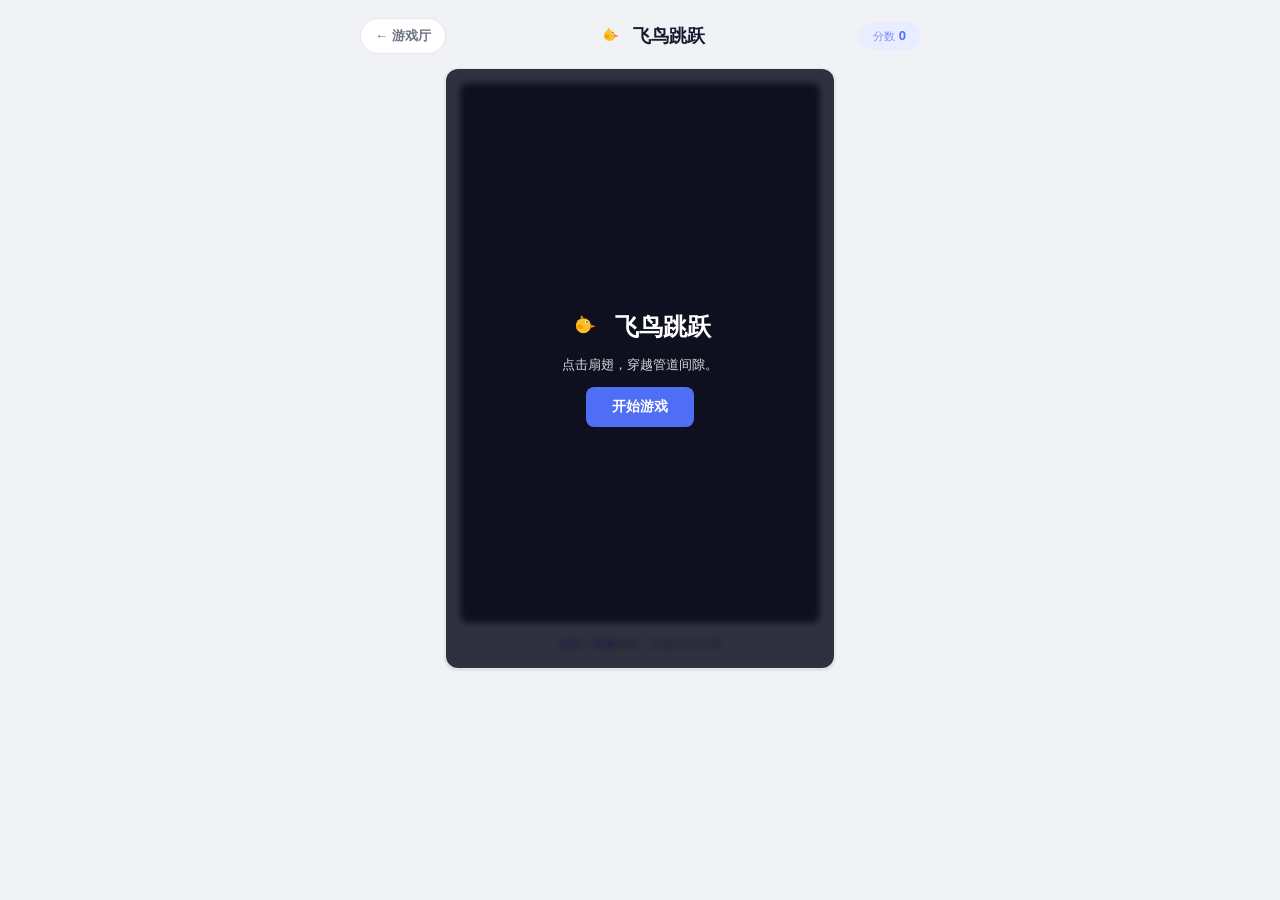
<file: games/flappy.html>
<!DOCTYPE html>
<html lang="zh-CN">
<head>
<meta charset="UTF-8">
<meta name="viewport" content="width=device-width,initial-scale=1.0,user-scalable=no">
<title>飞鸟跳跃 · 游戏厅</title>
<link rel="stylesheet" href="games.css">
<link rel="icon" href="data:image/svg+xml,%3Csvg%20xmlns%3D%22http%3A%2F%2Fwww.w3.org%2F2000%2Fsvg%22%20viewBox%3D%220%200%2048%2048%22%3E%3Cpath%20d%3D%22M18%2013l2.5-5%202.5%205z%22%20fill%3D%22%23f59e0b%22%2F%3E%3Ccircle%20cx%3D%2223%22%20cy%3D%2225%22%20r%3D%2212%22%20fill%3D%22%23fbbf24%22%2F%3E%3Cellipse%20cx%3D%2217%22%20cy%3D%2227%22%20rx%3D%225.5%22%20ry%3D%223.8%22%20fill%3D%22%23f59e0b%22%2F%3E%3Cpath%20d%3D%22M34%2023l9%203-9%203z%22%20fill%3D%22%23f97316%22%2F%3E%3Ccircle%20cx%3D%2228%22%20cy%3D%2219%22%20r%3D%222.6%22%20fill%3D%22%23fff%22%2F%3E%3Ccircle%20cx%3D%2228.7%22%20cy%3D%2219%22%20r%3D%221.3%22%20fill%3D%22%231a1a2e%22%2F%3E%3C%2Fsvg%3E">
</head>
<body>
<div class="game-topbar">
  <a class="back-btn" href="index.html">← 游戏厅</a>
  <span class="game-title"><svg xmlns="http://www.w3.org/2000/svg" viewBox="0 0 48 48"><path d="M18 13l2.5-5 2.5 5z" fill="#f59e0b"/><circle cx="23" cy="25" r="12" fill="#fbbf24"/><ellipse cx="17" cy="27" rx="5.5" ry="3.8" fill="#f59e0b"/><path d="M34 23l9 3-9 3z" fill="#f97316"/><circle cx="28" cy="19" r="2.6" fill="#fff"/><circle cx="28.7" cy="19" r="1.3" fill="#1a1a2e"/></svg> 飞鸟跳跃</span>
  <span class="score-badge"><small>分数</small> <b id="score">0</b></span>
</div>
<div class="game-stage">
  <canvas id="cv" width="360" height="540"></canvas>
  <div class="game-hint"><b>点击 / 空格</b>扇翅 · 穿越管道间隙</div>
  <div class="overlay" id="ov">
    <h2 id="ovTitle"><svg xmlns="http://www.w3.org/2000/svg" viewBox="0 0 48 48"><path d="M18 13l2.5-5 2.5 5z" fill="#f59e0b"/><circle cx="23" cy="25" r="12" fill="#fbbf24"/><ellipse cx="17" cy="27" rx="5.5" ry="3.8" fill="#f59e0b"/><path d="M34 23l9 3-9 3z" fill="#f97316"/><circle cx="28" cy="19" r="2.6" fill="#fff"/><circle cx="28.7" cy="19" r="1.3" fill="#1a1a2e"/></svg> 飞鸟跳跃</h2>
    <p id="ovMsg">点击扇翅，穿越管道间隙。</p>
    <button class="btn" id="ovBtn">开始游戏</button>
  </div>
</div>
<script>
const cv=document.getElementById('cv'), ctx=cv.getContext('2d');
const W=cv.width, H=cv.height, GAP=150, PW=52;
let bird, pipes, score, t, raf, state;
const scoreEl=document.getElementById('score');
function reset(){ bird={x:80,y:H/2,vy:0,r:12}; pipes=[]; score=0; scoreEl.textContent=0; t=0; }
function addPipe(){ const top=60+Math.random()*(H-GAP-120); pipes.push({x:W,top,bottom:top+GAP,passed:false}); }
function draw(){ ctx.fillStyle='#0f1020'; ctx.fillRect(0,0,W,H);
  pipes.forEach(p=>{ ctx.fillStyle='#22c55e'; ctx.fillRect(p.x,0,PW,p.top); ctx.fillRect(p.x,p.bottom,PW,H-p.bottom); ctx.fillStyle='#16a34a'; ctx.fillRect(p.x,p.top-6,PW,6); ctx.fillRect(p.x,p.bottom,PW,6); });
  ctx.fillStyle='#fbbf24'; ctx.beginPath(); ctx.arc(bird.x,bird.y,bird.r,0,7); ctx.fill();
  ctx.fillStyle='#000'; ctx.beginPath(); ctx.arc(bird.x+4,bird.y-3,2.4,0,7); ctx.fill();
  ctx.fillStyle='#ef4444'; ctx.beginPath(); ctx.moveTo(bird.x+bird.r-2,bird.y); ctx.lineTo(bird.x+bird.r+7,bird.y-1); ctx.lineTo(bird.x+bird.r-2,bird.y+3); ctx.fill();
  ctx.fillStyle='#fff'; ctx.font='bold 32px sans-serif'; ctx.textAlign='left'; ctx.fillText(score,W-50,50);
}
function flap(){ if(state!=='play')return; bird.vy=-7.2; }
function update(){ if(state!=='play')return; t++; bird.vy+=0.42; bird.y+=bird.vy;
  if(t%90===0)addPipe();
  pipes.forEach(p=>{ p.x-=2.6; if(!p.passed&&p.x+PW<bird.x){p.passed=true;score++;scoreEl.textContent=score;} });
  pipes=pipes.filter(p=>p.x>-PW);
  if(bird.y+bird.r>H||bird.y-bird.r<0)return over();
  for(const p of pipes){ if(bird.x+bird.r>p.x&&bird.x-bird.r<p.x+PW&&(bird.y-bird.r<p.top||bird.y+bird.r>p.bottom))return over(); }
  draw(); raf=requestAnimationFrame(update);
}
function over(){ state='over'; document.getElementById('ovovTitle').textContent='游戏结束'; document.getElementById('ovMsg').innerHTML=`得分 <b style="color:#fbbf24">${score}</b>`; document.getElementById('ovBtn').textContent='再来一局'; document.getElementById('ov').style.display='flex'; cancelAnimationFrame(raf); }
function start(){ reset(); state='play'; document.getElementById('ov').style.display='none'; cancelAnimationFrame(raf); raf=requestAnimationFrame(update); }
document.getElementById('ovBtn').onclick=start;
cv.addEventListener('click',flap); cv.addEventListener('touchstart',e=>{flap();e.preventDefault();},{passive:false});
document.addEventListener('keydown',e=>{ if(e.key===' '){flap();e.preventDefault();} });
</script>
</body>
</html>
</file>
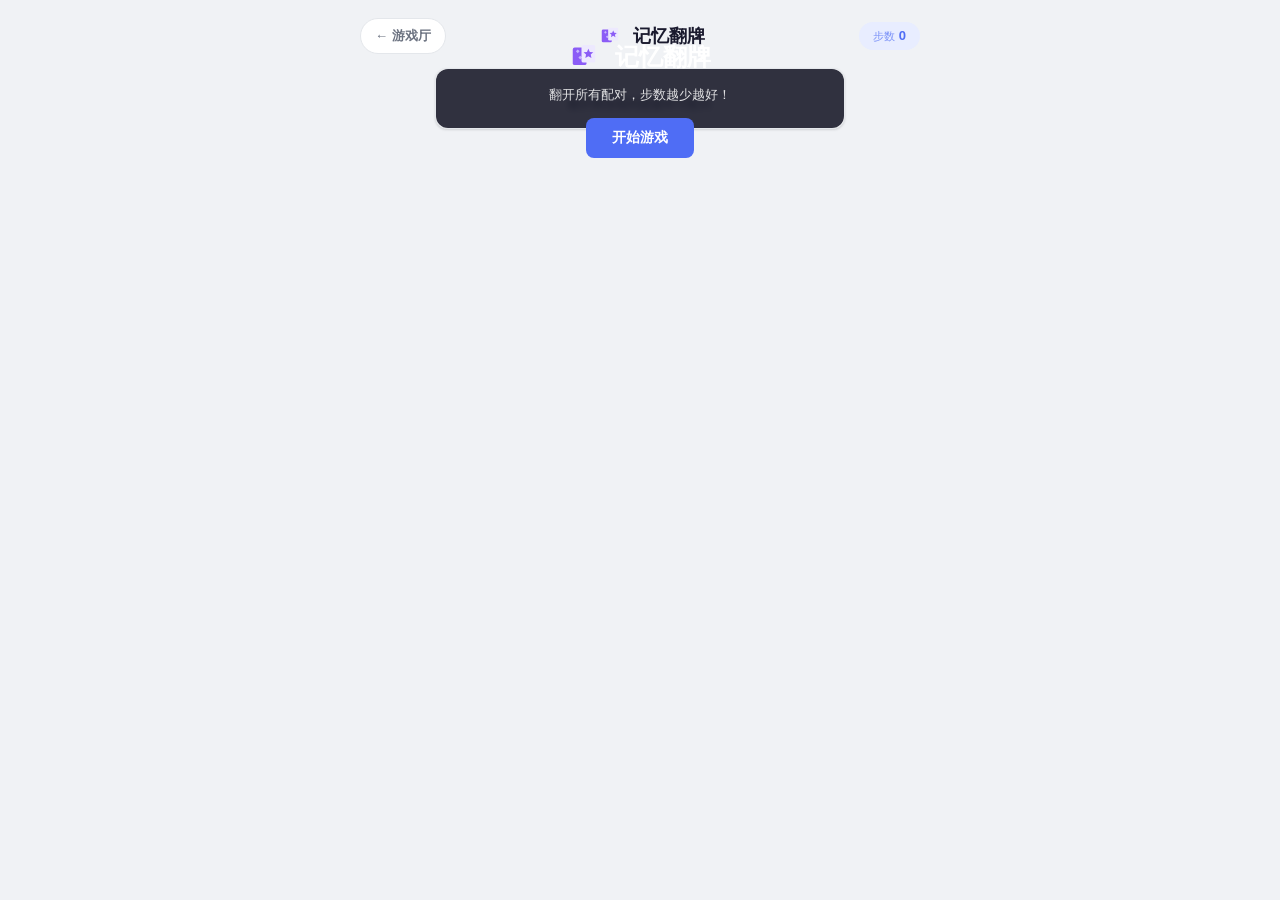
<file: games/memory.html>
<!DOCTYPE html>
<html lang="zh-CN">
<head>
<meta charset="UTF-8">
<meta name="viewport" content="width=device-width,initial-scale=1.0,user-scalable=no">
<title>记忆翻牌 · 游戏厅</title>
<link rel="stylesheet" href="games.css">
<link rel="icon" href="data:image/svg+xml,%3Csvg%20xmlns%3D%22http%3A%2F%2Fwww.w3.org%2F2000%2Fsvg%22%20viewBox%3D%220%200%2048%2048%22%3E%3Crect%20x%3D%226%22%20y%3D%2212%22%20width%3D%2222%22%20height%3D%2228%22%20rx%3D%223%22%20fill%3D%22%238b5cf6%22%2F%3E%3Cpath%20d%3D%22M11%2018l3-3%203%203-3%203zM15%2028l3-3%203%203-3%203z%22%20fill%3D%22%23c4b5fd%22%2F%3E%3Crect%20x%3D%2220%22%20y%3D%228%22%20width%3D%2222%22%20height%3D%2228%22%20rx%3D%223%22%20fill%3D%22%23ede9fe%22%2F%3E%3Cpath%20d%3D%22M31%2014l2.3%205%205.5.6-4.1%203.7%201.2%205.4-4.9-2.9-4.9%202.9%201.2-5.4-4.1-3.7%205.5-.6z%22%20fill%3D%22%238b5cf6%22%2F%3E%3C%2Fsvg%3E">
<style>
#board{ display:grid; grid-template-columns:repeat(4,1fr); gap:8px; width:min(94vw,380px); }
.card{ aspect-ratio:3/4; perspective:600px; cursor:pointer; }
.inner{ position:relative; width:100%; height:100%; transition:transform .4s; transform-style:preserve-3d; }
.card.flipped .inner{ transform:rotateY(180deg); }
.card.done{ animation:done .5s ease; }
@keyframes done{ 50%{transform:scale(1.08);} }
.face{ position:absolute; inset:0; border-radius:10px; display:flex; align-items:center; justify-content:center; font-size:32px; backface-visibility:hidden; -webkit-backface-visibility:hidden; }
.back{ background:linear-gradient(135deg,#4f6df5,#3b54d4); color:#fff; font-size:24px; }
.front{ background:#fff; border:2px solid #e4e7eb; transform:rotateY(180deg); }
.card.done .front{ border-color:#22c55e; background:#dcfce7; }
</style>
</head>
<body>
<div class="game-topbar">
  <a class="back-btn" href="index.html">← 游戏厅</a>
  <span class="game-title"><svg xmlns="http://www.w3.org/2000/svg" viewBox="0 0 48 48"><rect x="6" y="12" width="22" height="28" rx="3" fill="#8b5cf6"/><path d="M11 18l3-3 3 3-3 3zM15 28l3-3 3 3-3 3z" fill="#c4b5fd"/><rect x="20" y="8" width="22" height="28" rx="3" fill="#ede9fe"/><path d="M31 14l2.3 5 5.5.6-4.1 3.7 1.2 5.4-4.9-2.9-4.9 2.9 1.2-5.4-4.1-3.7 5.5-.6z" fill="#8b5cf6"/></svg> 记忆翻牌</span>
  <span class="score-badge"><small>步数</small> <b id="moves">0</b></span>
</div>
<div class="game-stage">
  <div id="board"></div>
  <div class="game-hint">翻开两张相同图案即可配对</div>
  <div class="overlay" id="ov">
    <h2 id="ovTitle"><svg xmlns="http://www.w3.org/2000/svg" viewBox="0 0 48 48"><rect x="6" y="12" width="22" height="28" rx="3" fill="#8b5cf6"/><path d="M11 18l3-3 3 3-3 3zM15 28l3-3 3 3-3 3z" fill="#c4b5fd"/><rect x="20" y="8" width="22" height="28" rx="3" fill="#ede9fe"/><path d="M31 14l2.3 5 5.5.6-4.1 3.7 1.2 5.4-4.9-2.9-4.9 2.9 1.2-5.4-4.1-3.7 5.5-.6z" fill="#8b5cf6"/></svg> 记忆翻牌</h2>
    <p id="ovMsg">翻开所有配对，步数越少越好！</p>
    <button class="btn" id="ovBtn">开始游戏</button>
  </div>
</div>
<script>
const ICONS=["<svg xmlns=\"http://www.w3.org/2000/svg\" width=\"36\" height=\"36\" viewBox=\"0 0 40 40\"><path d=\"M20 9V4\" stroke=\"#78350f\" stroke-width=\"2\" stroke-linecap=\"round\"/><path d=\"M20 5c1-3 5-3 6-1-1 2-4 3-6 1z\" fill=\"#22c55e\"/><circle cx=\"20\" cy=\"23\" r=\"13\" fill=\"#ef4444\"/><circle cx=\"15\" cy=\"18\" r=\"3.5\" fill=\"#fca5a5\"/></svg>","<svg xmlns=\"http://www.w3.org/2000/svg\" width=\"36\" height=\"36\" viewBox=\"0 0 40 40\"><path d=\"M8 7c1 14 10 24 24 25 3 0 5-.7 6-2-3 .8-7 .4-11-2C17 23 12 15 11 7z\" fill=\"#facc15\" stroke=\"#eab308\" stroke-width=\"1.5\" stroke-linejoin=\"round\"/><path d=\"M7 6l2-2 3 3-2 2z\" fill=\"#a16207\"/></svg>","<svg xmlns=\"http://www.w3.org/2000/svg\" width=\"36\" height=\"36\" viewBox=\"0 0 40 40\"><path d=\"M20 11V4\" stroke=\"#16a34a\" stroke-width=\"2.5\" stroke-linecap=\"round\"/><path d=\"M20 4c3-2 6-1 7 1-3 2-5 1-7-1z\" fill=\"#22c55e\"/><g fill=\"#8b5cf6\"><circle cx=\"13\" cy=\"16\" r=\"5\"/><circle cx=\"27\" cy=\"16\" r=\"5\"/><circle cx=\"7\" cy=\"23\" r=\"5\"/><circle cx=\"20\" cy=\"23\" r=\"5\"/><circle cx=\"33\" cy=\"23\" r=\"5\"/><circle cx=\"13\" cy=\"30\" r=\"5\"/><circle cx=\"27\" cy=\"30\" r=\"5\"/><circle cx=\"20\" cy=\"36\" r=\"5\"/></g></svg>","<svg xmlns=\"http://www.w3.org/2000/svg\" width=\"36\" height=\"36\" viewBox=\"0 0 40 40\"><path d=\"M20 12c7 0 12 4 12 10 0 8-6 15-12 15S8 30 8 22c0-6 5-10 12-10z\" fill=\"#ef4444\"/><path d=\"M13 7l3 4 4-5 4 5 3-4 1 6H12z\" fill=\"#22c55e\"/><g fill=\"#fde047\"><circle cx=\"15\" cy=\"22\" r=\"1.3\"/><circle cx=\"25\" cy=\"22\" r=\"1.3\"/><circle cx=\"20\" cy=\"27\" r=\"1.3\"/><circle cx=\"15\" cy=\"31\" r=\"1.3\"/><circle cx=\"25\" cy=\"31\" r=\"1.3\"/><circle cx=\"20\" cy=\"19\" r=\"1.3\"/></g></svg>","<svg xmlns=\"http://www.w3.org/2000/svg\" width=\"36\" height=\"36\" viewBox=\"0 0 40 40\"><circle cx=\"20\" cy=\"20\" r=\"15\" fill=\"#84cc16\"/><circle cx=\"20\" cy=\"20\" r=\"12\" fill=\"#d9f99d\"/><circle cx=\"20\" cy=\"20\" r=\"4\" fill=\"#fff\"/><g fill=\"#1a1a2e\"><circle cx=\"20\" cy=\"12.5\" r=\"1.1\"/><circle cx=\"26\" cy=\"15\" r=\"1.1\"/><circle cx=\"27.5\" cy=\"20\" r=\"1.1\"/><circle cx=\"26\" cy=\"25\" r=\"1.1\"/><circle cx=\"20\" cy=\"27.5\" r=\"1.1\"/><circle cx=\"14\" cy=\"25\" r=\"1.1\"/><circle cx=\"12.5\" cy=\"20\" r=\"1.1\"/><circle cx=\"14\" cy=\"15\" r=\"1.1\"/></g></svg>","<svg xmlns=\"http://www.w3.org/2000/svg\" width=\"36\" height=\"36\" viewBox=\"0 0 40 40\"><circle cx=\"15\" cy=\"22\" r=\"11\" fill=\"#fb923c\"/><circle cx=\"25\" cy=\"22\" r=\"11\" fill=\"#f97316\"/><path d=\"M20 12v20\" stroke=\"#ea580c\" stroke-width=\"1.5\" opacity=\".5\"/><path d=\"M20 9V4\" stroke=\"#78350f\" stroke-width=\"2\" stroke-linecap=\"round\"/><path d=\"M20 4c3-2 6-1 7 1-3 2-5 1-7-1z\" fill=\"#22c55e\"/></svg>","<svg xmlns=\"http://www.w3.org/2000/svg\" width=\"36\" height=\"36\" viewBox=\"0 0 40 40\"><path d=\"M14 20c1-8 4-13 10-16\" stroke=\"#16a34a\" stroke-width=\"2\" fill=\"none\" stroke-linecap=\"round\"/><path d=\"M27 20c-1-9 1-13 6-15\" stroke=\"#16a34a\" stroke-width=\"2\" fill=\"none\" stroke-linecap=\"round\"/><path d=\"M23 4c3-2 6-1 7 1-3 2-5 1-7-1z\" fill=\"#22c55e\"/><circle cx=\"13\" cy=\"26\" r=\"7.5\" fill=\"#ef4444\"/><circle cx=\"28\" cy=\"26\" r=\"7.5\" fill=\"#dc2626\"/><circle cx=\"11\" cy=\"23\" r=\"2\" fill=\"#fca5a5\"/><circle cx=\"26\" cy=\"23\" r=\"2\" fill=\"#fca5a5\"/></svg>","<svg xmlns=\"http://www.w3.org/2000/svg\" width=\"36\" height=\"36\" viewBox=\"0 0 40 40\"><path d=\"M4 22A16 16 0 0 0 36 22Z\" fill=\"#16a34a\"/><path d=\"M7 22A13 13 0 0 0 33 22Z\" fill=\"#f0fdf4\"/><path d=\"M9 22A11 11 0 0 0 31 22Z\" fill=\"#ef4444\"/><g fill=\"#1a1a2e\"><ellipse cx=\"15\" cy=\"24\" rx=\"1.1\" ry=\"1.7\"/><ellipse cx=\"20\" cy=\"26\" rx=\"1.1\" ry=\"1.7\"/><ellipse cx=\"25\" cy=\"24\" rx=\"1.1\" ry=\"1.7\"/><ellipse cx=\"17.5\" cy=\"19\" rx=\"1.1\" ry=\"1.7\"/><ellipse cx=\"22.5\" cy=\"19\" rx=\"1.1\" ry=\"1.7\"/></g></svg>"];
let deck, flipped, matched, moves, lock, state;
const board=document.getElementById('board');
const movesEl=document.getElementById('moves');
function shuffle(a){ for(let i=a.length-1;i>0;i--){ const j=(Math.random()*(i+1))|0; [a[i],a[j]]=[a[j],a[i]]; } return a; }
function build(){
  deck=shuffle([...ICONS,...ICONS]);
  board.innerHTML=''; moves=0; movesEl.textContent=0; flipped=[]; matched=0; lock=false;
  deck.forEach((e,i)=>{ const c=document.createElement('div'); c.className='card'; c.dataset.i=i; c.innerHTML=`<div class="inner"><div class="back"><svg xmlns="http://www.w3.org/2000/svg" width="26" height="26" viewBox="0 0 40 40"><path d="M14 14a6 6 0 1 1 9.5 4.8c-2.2 1.3-3.5 2.6-3.5 5.2" fill="none" stroke="#dfe6ff" stroke-width="3.4" stroke-linecap="round"/><circle cx="20" cy="31" r="2.4" fill="#dfe6ff"/></svg></div><div class="front">${e}</div></div>`; board.appendChild(c); });
}
function flip(i){ if(lock||state!=='play')return; const card=board.children[i]; if(card.classList.contains('flipped')||card.classList.contains('done'))return; card.classList.add('flipped'); flipped.push(i); if(flipped.length===2){ moves++; movesEl.textContent=moves; lock=true; check(); } }
function check(){ const[a,b]=flipped; if(deck[a]===deck[b]){ setTimeout(()=>{ board.children[a].classList.add('done'); board.children[b].classList.add('done'); matched+=2; flipped=[]; lock=false; if(matched===deck.length)win(); },300); } else { setTimeout(()=>{ board.children[a].classList.remove('flipped'); board.children[b].classList.remove('flipped'); flipped=[]; lock=false; },800); } }
function win(){ state='win'; document.getElementById('ovTitle').textContent='全部配对'; document.getElementById('ovMsg').innerHTML=`用了 <b style="color:#fbbf24">${moves}</b> 步`; document.getElementById('ovBtn').textContent='再来一局'; document.getElementById('ov').style.display='flex'; }
function start(){ build(); state='play'; document.getElementById('ov').style.display='none'; }
document.getElementById('ovBtn').onclick=start;
board.addEventListener('click',e=>{ const c=e.target.closest('.card'); if(c)flip(+c.dataset.i); });
</script>
</body>
</html>
</file>
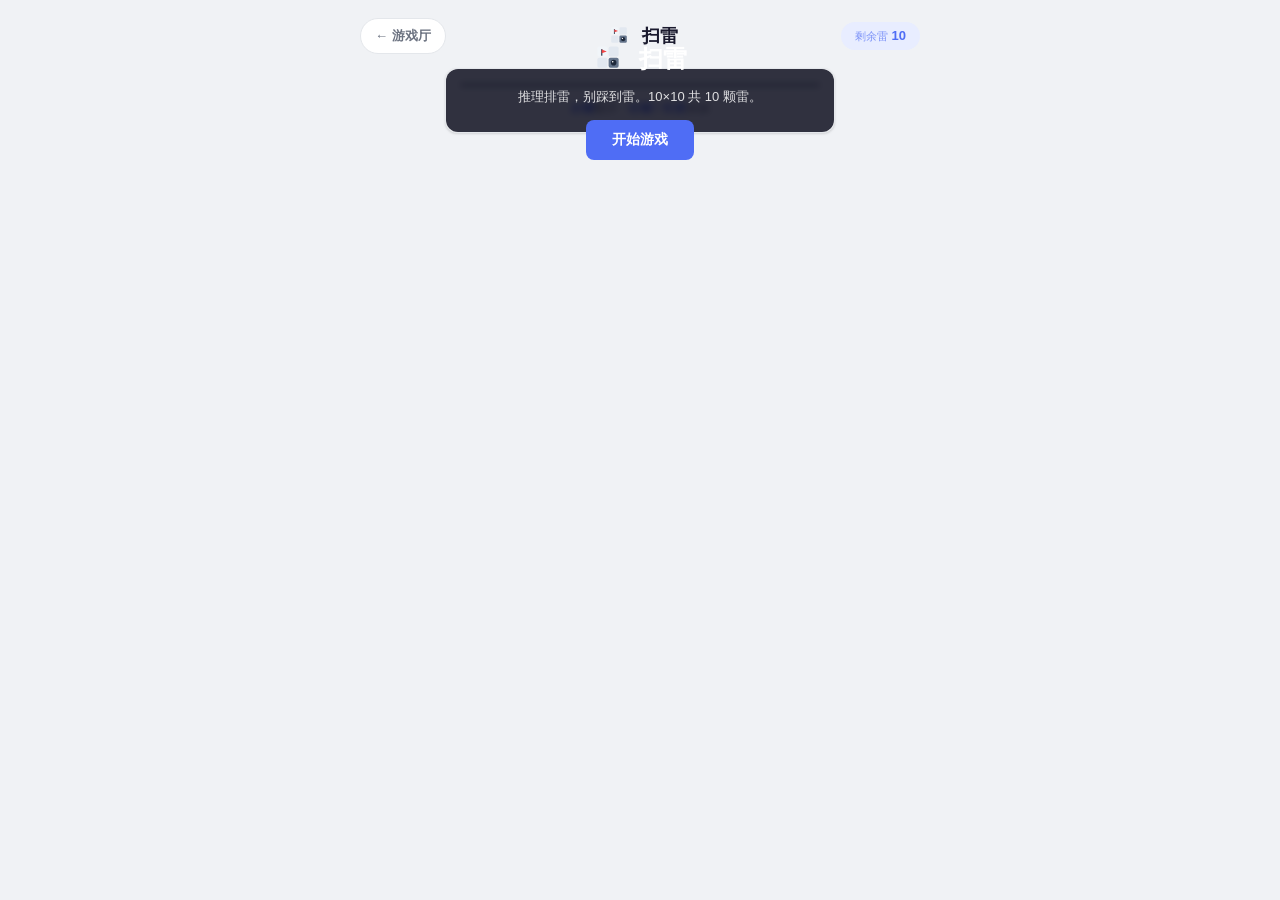
<file: games/minesweeper.html>
<!DOCTYPE html>
<html lang="zh-CN">
<head>
<meta charset="UTF-8">
<meta name="viewport" content="width=device-width,initial-scale=1.0,user-scalable=no">
<title>扫雷 · 游戏厅</title>
<link rel="stylesheet" href="games.css">
<link rel="icon" href="data:image/svg+xml,%3Csvg%20xmlns%3D%22http%3A%2F%2Fwww.w3.org%2F2000%2Fsvg%22%20viewBox%3D%220%200%2048%2048%22%3E%3Crect%20x%3D%227%22%20y%3D%227%22%20width%3D%2216%22%20height%3D%2216%22%20rx%3D%223%22%20fill%3D%22%23f1f5f9%22%2F%3E%3Cpath%20d%3D%22M14%2012v9%22%20stroke%3D%22%23334155%22%20stroke-width%3D%222%22%20stroke-linecap%3D%22round%22%2F%3E%3Cpath%20d%3D%22M14%2012l8%203-8%203z%22%20fill%3D%22%23ef4444%22%2F%3E%3Crect%20x%3D%2225%22%20y%3D%227%22%20width%3D%2216%22%20height%3D%2216%22%20rx%3D%223%22%20fill%3D%22%23e2e8f0%22%2F%3E%3Crect%20x%3D%227%22%20y%3D%2225%22%20width%3D%2216%22%20height%3D%2216%22%20rx%3D%223%22%20fill%3D%22%23e2e8f0%22%2F%3E%3Crect%20x%3D%2225%22%20y%3D%2225%22%20width%3D%2216%22%20height%3D%2216%22%20rx%3D%223%22%20fill%3D%22%2364748b%22%2F%3E%3Ccircle%20cx%3D%2233%22%20cy%3D%2233%22%20r%3D%224.5%22%20fill%3D%22%231e293b%22%2F%3E%3Ccircle%20cx%3D%2231.5%22%20cy%3D%2231.5%22%20r%3D%221.3%22%20fill%3D%22%23fff%22%2F%3E%3C%2Fsvg%3E">
<style>
#field{ display:grid; grid-template-columns:repeat(10,1fr); gap:2px; background:#9ca3af; padding:2px; border-radius:8px; width:min(92vw,360px); }
.c{ width:100%; aspect-ratio:1; display:flex; align-items:center; justify-content:center; font-weight:700; font-size:15px; background:#e5e7eb; color:#1a1a2e; cursor:pointer; border-radius:3px; transition:background .1s; user-select:none; }
.c:active{ background:#d1d5db; }
.c.revealed{ background:#f9fafb; }
.c.mine{ background:#ef4444; }
.c.flag{ background:#fde68a; }
.c.n1{color:#3b82f6}.c.n2{color:#22c55e}.c.n3{color:#ef4444}.c.n4{color:#8b5cf6}.c.n5{color:#f59e0b}.c.n6{color:#06b6d4}.c.n7{color:#1a1a2e}.c.n8{color:#6b7280}
</style>
</head>
<body>
<div class="game-topbar">
  <a class="back-btn" href="index.html">← 游戏厅</a>
  <span class="game-title"><svg xmlns="http://www.w3.org/2000/svg" viewBox="0 0 48 48"><rect x="7" y="7" width="16" height="16" rx="3" fill="#f1f5f9"/><path d="M14 12v9" stroke="#334155" stroke-width="2" stroke-linecap="round"/><path d="M14 12l8 3-8 3z" fill="#ef4444"/><rect x="25" y="7" width="16" height="16" rx="3" fill="#e2e8f0"/><rect x="7" y="25" width="16" height="16" rx="3" fill="#e2e8f0"/><rect x="25" y="25" width="16" height="16" rx="3" fill="#64748b"/><circle cx="33" cy="33" r="4.5" fill="#1e293b"/><circle cx="31.5" cy="31.5" r="1.3" fill="#fff"/></svg> 扫雷</span>
  <span class="score-badge"><small>剩余雷</small> <b id="mines">10</b></span>
</div>
<div class="game-stage">
  <div id="field"></div>
  <div class="game-hint"><b>左键</b>翻开 · <b>右键 / 长按</b>插旗</div>
  <div class="overlay" id="ov">
    <h2 id="ovTitle"><svg xmlns="http://www.w3.org/2000/svg" viewBox="0 0 48 48"><rect x="7" y="7" width="16" height="16" rx="3" fill="#f1f5f9"/><path d="M14 12v9" stroke="#334155" stroke-width="2" stroke-linecap="round"/><path d="M14 12l8 3-8 3z" fill="#ef4444"/><rect x="25" y="7" width="16" height="16" rx="3" fill="#e2e8f0"/><rect x="7" y="25" width="16" height="16" rx="3" fill="#e2e8f0"/><rect x="25" y="25" width="16" height="16" rx="3" fill="#64748b"/><circle cx="33" cy="33" r="4.5" fill="#1e293b"/><circle cx="31.5" cy="31.5" r="1.3" fill="#fff"/></svg> 扫雷</h2>
    <p id="ovMsg">推理排雷，别踩到雷。10×10 共 10 颗雷。</p>
    <button class="btn" id="ovBtn">开始游戏</button>
  </div>
</div>
<script>
const N=10, MINES=10;
let grid, revealed, flagged, dead, won, started;
const field=document.getElementById('field');
const minesEl=document.getElementById('mines');
function build(){
  grid=Array.from({length:N},()=>Array(N).fill(0));
  revealed=Array.from({length:N},()=>Array(N).fill(false));
  flagged=Array.from({length:N},()=>Array(N).fill(false));
  let placed=0; while(placed<MINES){ const r=(Math.random()*N)|0,c=(Math.random()*N)|0; if(grid[r][c]!==-1){grid[r][c]=-1;placed++;} }
  for(let r=0;r<N;r++)for(let c=0;c<N;c++){ if(grid[r][c]===-1)continue; let n=0; for(let dr=-1;dr<=1;dr++)for(let dc=-1;dc<=1;dc++){ const nr=r+dr,nc=c+dc; if(nr>=0&&nr<N&&nc>=0&&nc<N&&grid[nr][nc]===-1)n++; } grid[r][c]=n; }
}
function render(){
  field.innerHTML=''; 
  for(let r=0;r<N;r++)for(let c=0;c<N;c++){
    const d=document.createElement('div'); d.className='c'; d.dataset.r=r; d.dataset.c=c;
    if(revealed[r][c]){ d.classList.add('revealed'); if(grid[r][c]===-1){ d.classList.add('mine'); d.innerHTML="<svg xmlns=\"http://www.w3.org/2000/svg\" width=\"22\" height=\"22\" viewBox=\"0 0 24 24\"><circle cx=\"12\" cy=\"12\" r=\"5.5\" fill=\"#1e293b\"/><path d=\"M12 3.5v3M12 17.5v3M3.5 12h3M17.5 12h3M6 6l2 2M18 6l-2 2M6 18l2-2M18 18l-2-2\" stroke=\"#1e293b\" stroke-width=\"1.8\" stroke-linecap=\"round\"/><circle cx=\"10.3\" cy=\"10.3\" r=\"1.3\" fill=\"#fff\"/></svg>"; } else if(grid[r][c]>0){ d.classList.add('n'+grid[r][c]); d.textContent=grid[r][c]; } }
    else if(flagged[r][c]){ d.classList.add('flag'); d.innerHTML="<svg xmlns=\"http://www.w3.org/2000/svg\" width=\"22\" height=\"22\" viewBox=\"0 0 24 24\"><path d=\"M10 4v15\" stroke=\"#334155\" stroke-width=\"2\" stroke-linecap=\"round\"/><path d=\"M10 5l7 2.5-7 2.5z\" fill=\"#ef4444\"/><path d=\"M7 19h6\" stroke=\"#334155\" stroke-width=\"2\" stroke-linecap=\"round\"/></svg>"; }
    field.appendChild(d);
  }
  const flags=flagged.flat().filter(Boolean).length; minesEl.textContent=MINES-flags;
}
function reveal(r,c){
  if(r<0||r>=N||c<0||c>=N||revealed[r][c]||flagged[r][c])return;
  revealed[r][c]=true;
  if(grid[r][c]===-1){ dead=true; // 揭开所有雷
    for(let i=0;i<N;i++)for(let j=0;j<N;j++)if(grid[i][j]===-1)revealed[i][j]=true; return; }
  if(grid[r][c]===0){ for(let dr=-1;dr<=1;dr++)for(let dc=-1;dc<=1;dc++)reveal(r+dr,c+dc); }
}
function checkWin(){ let unrev=0; for(let r=0;r<N;r++)for(let c=0;c<N;c++)if(!revealed[r][c])unrev++; if(unrev===MINES){ won=true; } }
function click(r,c){ if(dead||won||revealed[r][c])return; reveal(r,c); checkWin(); render(); if(dead)over(); else if(won)win(); }
function flag(r,c){ if(dead||won||revealed[r][c])return; flagged[r][c]=!flagged[r][c]; render(); }
function over(){ document.getElementById('ovTitle').textContent='踩到雷了'; document.getElementById('ovMsg').innerHTML='再来一次？'; document.getElementById('ovBtn').textContent='再来一局'; document.getElementById('ov').style.display='flex'; }
function win(){ document.getElementById('ovTitle').textContent='排雷完成'; document.getElementById('ovMsg').innerHTML='全部安全区域已翻开！'; document.getElementById('ovBtn').textContent='再来一局'; document.getElementById('ov').style.display='flex'; }
function start(){ build(); dead=false; won=false; document.getElementById('ov').style.display='none'; render(); }
document.getElementById('ovBtn').onclick=start;
field.addEventListener('click',e=>{ const d=e.target.closest('.c'); if(!d)return; click(+d.dataset.r,+d.dataset.c); });
field.addEventListener('contextmenu',e=>{ e.preventDefault(); const d=e.target.closest('.c'); if(!d)return; flag(+d.dataset.r,+d.dataset.c); });
// 长按插旗（移动端）
let lt=0,ltc=null; field.addEventListener('touchstart',e=>{ const d=e.target.closest('.c'); if(!d)return; ltc=d; lt=setTimeout(()=>{flag(+d.dataset.r,+d.dataset.c);ltc=null;},450); },{passive:true});
field.addEventListener('touchend',e=>{ if(lt)clearTimeout(lt); if(ltc){ click(+ltc.dataset.r,+ltc.dataset.c); } ltc=null; },{passive:true});
field.addEventListener('touchmove',()=>{ if(lt)clearTimeout(lt); ltc=null; },{passive:true});
</script>
</body>
</html>
</file>
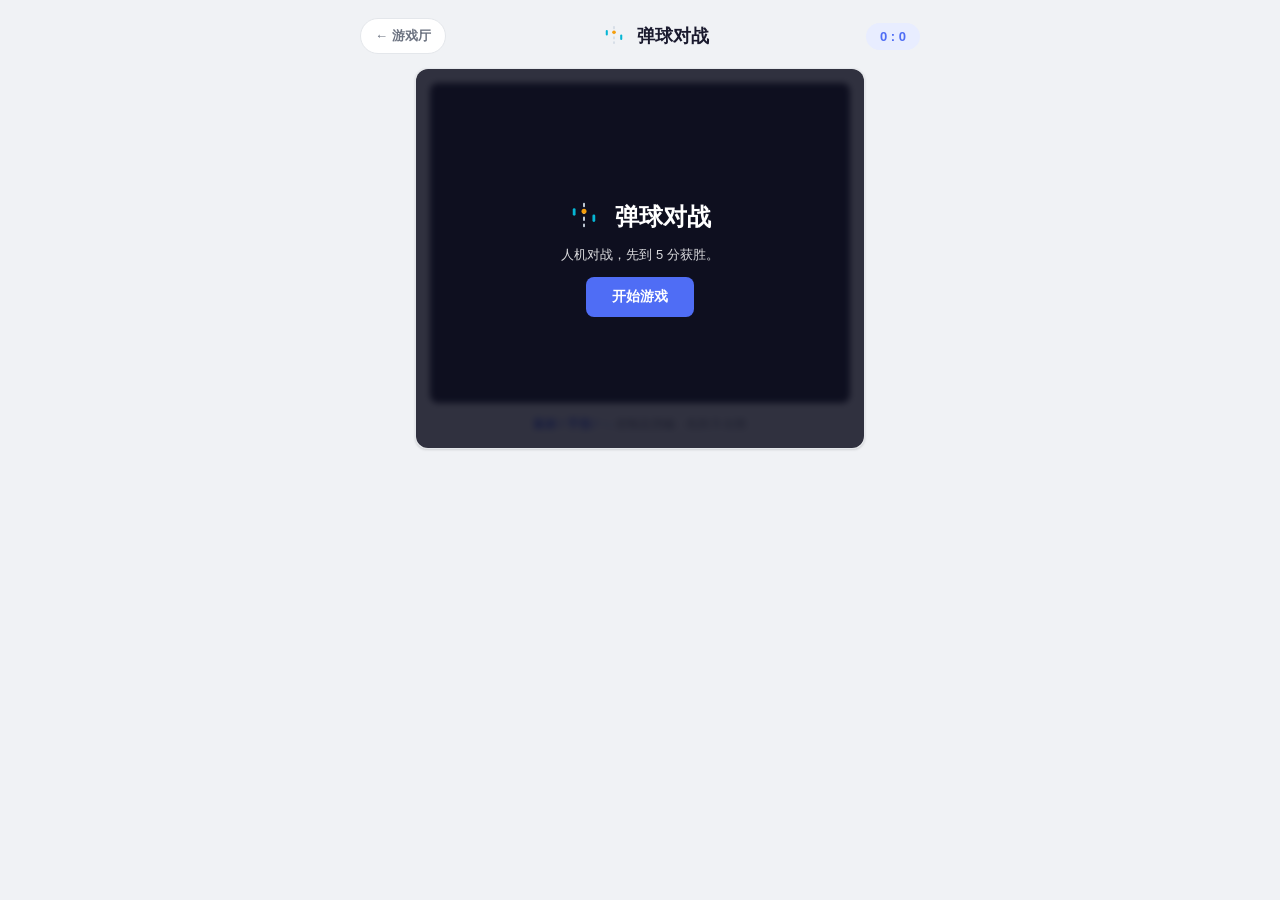
<file: games/pong.html>
<!DOCTYPE html>
<html lang="zh-CN">
<head>
<meta charset="UTF-8">
<meta name="viewport" content="width=device-width,initial-scale=1.0,user-scalable=no">
<title>弹球对战 · 游戏厅</title>
<link rel="stylesheet" href="games.css">
<link rel="icon" href="data:image/svg+xml,%3Csvg%20xmlns%3D%22http%3A%2F%2Fwww.w3.org%2F2000%2Fsvg%22%20viewBox%3D%220%200%2048%2048%22%3E%3Cpath%20d%3D%22M24%206v36%22%20stroke%3D%22%23cbd5e1%22%20stroke-width%3D%223%22%20stroke-dasharray%3D%224%207%22%20stroke-linecap%3D%22round%22%2F%3E%3Crect%20x%3D%226%22%20y%3D%2213%22%20width%3D%224.5%22%20height%3D%2212%22%20rx%3D%222.2%22%20fill%3D%22%2306b6d4%22%2F%3E%3Crect%20x%3D%2237.5%22%20y%3D%2223%22%20width%3D%224.5%22%20height%3D%2212%22%20rx%3D%222.2%22%20fill%3D%22%2306b6d4%22%2F%3E%3Ccircle%20cx%3D%2224%22%20cy%3D%2218%22%20r%3D%224%22%20fill%3D%22%23f59e0b%22%2F%3E%3C%2Fsvg%3E">
</head>
<body>
<div class="game-topbar">
  <a class="back-btn" href="index.html">← 游戏厅</a>
  <span class="game-title"><svg xmlns="http://www.w3.org/2000/svg" viewBox="0 0 48 48"><path d="M24 6v36" stroke="#cbd5e1" stroke-width="3" stroke-dasharray="4 7" stroke-linecap="round"/><rect x="6" y="13" width="4.5" height="12" rx="2.2" fill="#06b6d4"/><rect x="37.5" y="23" width="4.5" height="12" rx="2.2" fill="#06b6d4"/><circle cx="24" cy="18" r="4" fill="#f59e0b"/></svg> 弹球对战</span>
  <span class="score-badge"><b id="ps">0</b> : <b id="as">0</b></span>
</div>
<div class="game-stage">
  <canvas id="cv" width="420" height="320"></canvas>
  <div class="game-hint"><b>鼠标 / 手指 / ↑↓</b> 控制左挡板 · 先到 5 分胜</div>
  <div class="overlay" id="ov">
    <h2 id="ovTitle"><svg xmlns="http://www.w3.org/2000/svg" viewBox="0 0 48 48"><path d="M24 6v36" stroke="#cbd5e1" stroke-width="3" stroke-dasharray="4 7" stroke-linecap="round"/><rect x="6" y="13" width="4.5" height="12" rx="2.2" fill="#06b6d4"/><rect x="37.5" y="23" width="4.5" height="12" rx="2.2" fill="#06b6d4"/><circle cx="24" cy="18" r="4" fill="#f59e0b"/></svg> 弹球对战</h2>
    <p id="ovMsg">人机对战，先到 5 分获胜。</p>
    <button class="btn" id="ovBtn">开始游戏</button>
  </div>
</div>
<script>
const cv=document.getElementById('cv'), ctx=cv.getContext('2d');
const W=cv.width, H=cv.height, PH=56, PW=8;
let py, ay, ball, ps, as, raf, state;
const psEl=document.getElementById('ps'), asEl=document.getElementById('as');
function reset(){ py=ay=(H-PH)/2; ps=0; as=0; psEl.textContent=0; asEl.textContent=0; serve(); }
function serve(){ ball={x:W/2,y:H/2,vx:Math.random()<.5?3.6:-3.6,vy:(Math.random()*2-1)*3}; }
function draw(){ ctx.fillStyle='#0f1020'; ctx.fillRect(0,0,W,H); ctx.strokeStyle='rgba(255,255,255,.15)'; ctx.setLineDash([6,8]); ctx.beginPath(); ctx.moveTo(W/2,0); ctx.lineTo(W/2,H); ctx.stroke(); ctx.setLineDash([]);
  ctx.fillStyle='#ec4899'; ctx.fillRect(0,py,PW,PH); ctx.fillStyle='#4f6df5'; ctx.fillRect(W-PW,ay,PW,PH); ctx.fillStyle='#fbbf24'; ctx.beginPath(); ctx.arc(ball.x,ball.y,7,0,7); ctx.fill(); }
function update(){ if(state!=='play')return; ball.x+=ball.vx; ball.y+=ball.vy;
  if(ball.y<7||ball.y>H-7)ball.vy*=-1;
  // 玩家挡板
  if(ball.vx<0&&ball.x<PW+7&&ball.y>py&&ball.y<py+PH){ ball.vx=Math.abs(ball.vx)*1.04; const rel=(ball.y-(py+PH/2))/(PH/2); ball.vy=rel*4.5; }
  // AI 挡板
  const aiCenter=ay+PH/2; if(ball.vx>0){ ay+=( (ball.y-aiCenter)*0.09 ); ay=Math.max(0,Math.min(H-PH,ay)); }
  if(ball.vx>0&&ball.x>W-PW-7&&ball.y>ay&&ball.y<ay+PH){ ball.vx=-Math.abs(ball.vx)*1.04; const rel=(ball.y-(ay+PH/2))/(PH/2); ball.vy=rel*4.5; }
  if(ball.x<-10){ as++; asEl.textContent=as; serve(); if(as>=5)return end(false); }
  if(ball.x>W+10){ ps++; psEl.textContent=ps; serve(); if(ps>=5)return end(true); }
  draw(); raf=requestAnimationFrame(update);
}
function end(win){ state='over'; document.getElementById('ovTitle').textContent=win?'你赢了':'AI 赢了'; document.getElementById('ovMsg').innerHTML=`比分 <b style="color:#fbbf24">${ps} : ${as}</b>`; document.getElementById('ovBtn').textContent='再来一局'; document.getElementById('ov').style.display='flex'; cancelAnimationFrame(raf); }
function start(){ reset(); state='play'; document.getElementById('ov').style.display='none'; cancelAnimationFrame(raf); raf=requestAnimationFrame(update); }
document.getElementById('ovBtn').onclick=start;
cv.addEventListener('mousemove',e=>{ const r=cv.getBoundingClientRect(); py=Math.max(0,Math.min(H-PH,(e.clientY-r.top)*(H/r.height)-PH/2)); });
cv.addEventListener('touchmove',e=>{ const r=cv.getBoundingClientRect(); const t=e.touches[0]; py=Math.max(0,Math.min(H-PH,(t.clientY-r.top)*(H/r.height)-PH/2)); e.preventDefault(); },{passive:false});
document.addEventListener('keydown',e=>{ if(state!=='play')return; const k=e.key.toLowerCase(); if(k==='arrowup'||k==='w')py=Math.max(0,py-26); else if(k==='arrowdown'||k==='s')py=Math.min(H-PH,py+26); });
</script>
</body>
</html>
</file>
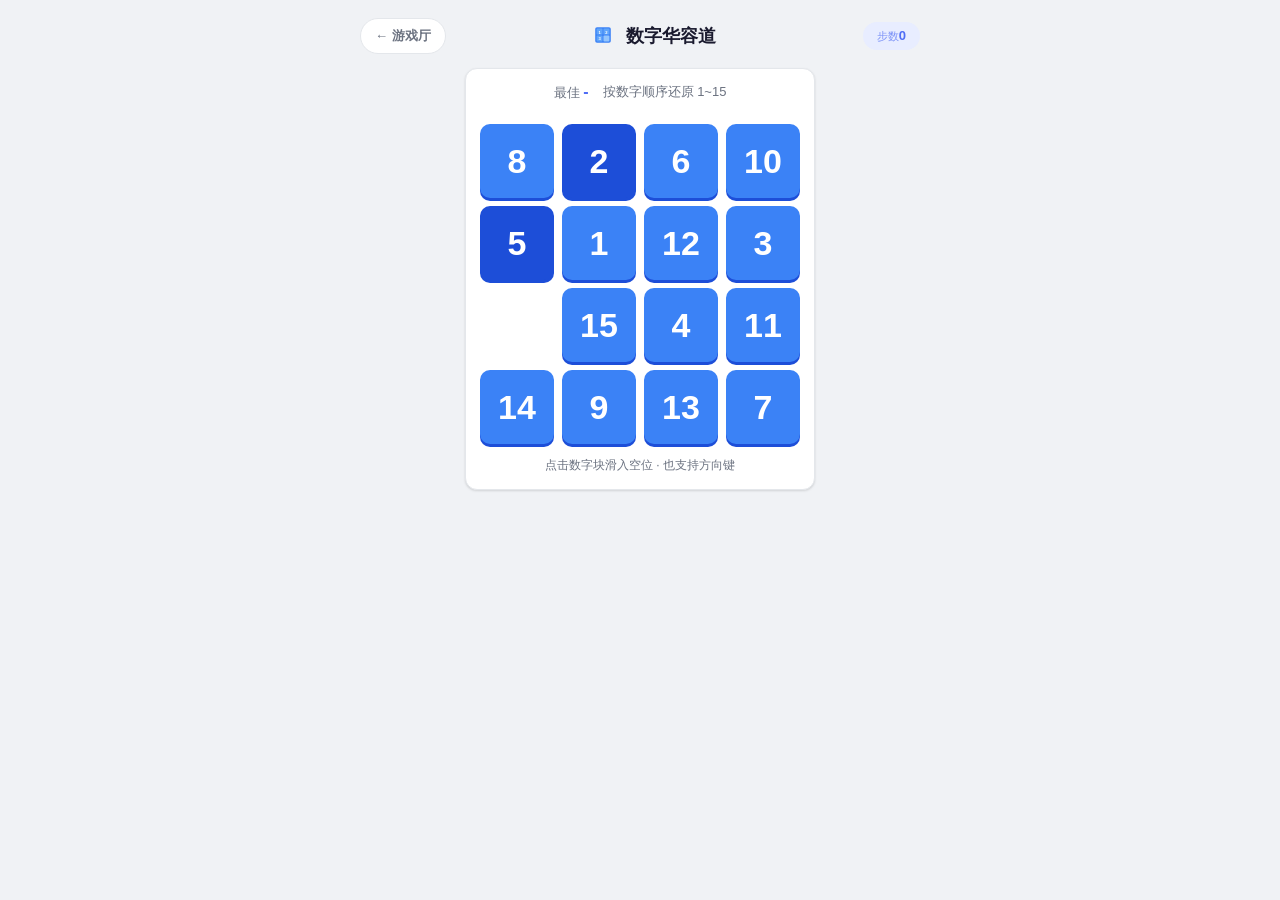
<file: games/puzzle15.html>
<!DOCTYPE html>
<html lang="zh-CN">
<head>
<meta charset="UTF-8">
<meta name="viewport" content="width=device-width,initial-scale=1.0,user-scalable=no">
<title>数字华容道 · 游戏厅</title>
<link rel="stylesheet" href="games.css">
<link rel="icon" href="data:image/svg+xml,%3Csvg%20xmlns%3D%22http%3A%2F%2Fwww.w3.org%2F2000%2Fsvg%22%20viewBox%3D%220%200%2048%2048%22%3E%3Crect%20x%3D%227%22%20y%3D%227%22%20width%3D%2234%22%20height%3D%2234%22%20rx%3D%224%22%20fill%3D%22%233b82f6%22%2F%3E%3Crect%20x%3D%2210%22%20y%3D%2210%22%20width%3D%2213%22%20height%3D%2213%22%20rx%3D%222%22%20fill%3D%22%2360a5fa%22%2F%3E%3Crect%20x%3D%2225%22%20y%3D%2210%22%20width%3D%2213%22%20height%3D%2213%22%20rx%3D%222%22%20fill%3D%22%2360a5fa%22%2F%3E%3Crect%20x%3D%2210%22%20y%3D%2225%22%20width%3D%2213%22%20height%3D%2213%22%20rx%3D%222%22%20fill%3D%22%2360a5fa%22%2F%3E%3Crect%20x%3D%2225%22%20y%3D%2225%22%20width%3D%2213%22%20height%3D%2213%22%20rx%3D%222%22%20fill%3D%22%2393c5fd%22%2F%3E%3Cg%20font-family%3D%22Arial%2Csans-serif%22%20font-weight%3D%22800%22%20font-size%3D%229%22%20fill%3D%22%23fff%22%20text-anchor%3D%22middle%22%3E%3Ctext%20x%3D%2216.5%22%20y%3D%2217.5%22%20dominant-baseline%3D%22central%22%3E1%3C%2Ftext%3E%3Ctext%20x%3D%2231.5%22%20y%3D%2217.5%22%20dominant-baseline%3D%22central%22%3E2%3C%2Ftext%3E%3Ctext%20x%3D%2216.5%22%20y%3D%2232.5%22%20dominant-baseline%3D%22central%22%3E3%3C%2Ftext%3E%3C%2Fg%3E%3C%2Fsvg%3E">
<style>
#board{ display:grid; grid-template-columns:repeat(4,1fr); gap:8px; width:min(80vw,320px); }
.tile{ aspect-ratio:1; border-radius:10px; display:flex; align-items:center; justify-content:center; font-size:34px; font-weight:800; cursor:pointer; user-select:none; transition:transform .12s, background .12s; }
.tile.on{ background:#3b82f6; color:#fff; box-shadow:0 3px 0 #1d4ed8; }
.tile.on:active{ transform:scale(.94); }
.tile.blank{ background:transparent; box-shadow:none; cursor:default; }
.tile.done{ background:#1d4ed8; }
.info-row{ display:flex; gap:14px; font-size:13px; color:var(--text-secondary); }
.info-row b{ color:var(--primary); font-size:16px; }
</style>
</head>
<body>
<div class="game-topbar">
  <a class="back-btn" href="index.html">← 游戏厅</a>
  <span class="game-title"><svg xmlns="http://www.w3.org/2000/svg" viewBox="0 0 48 48"><rect x="7" y="7" width="34" height="34" rx="4" fill="#3b82f6"/><rect x="10" y="10" width="13" height="13" rx="2" fill="#60a5fa"/><rect x="25" y="10" width="13" height="13" rx="2" fill="#60a5fa"/><rect x="10" y="25" width="13" height="13" rx="2" fill="#60a5fa"/><rect x="25" y="25" width="13" height="13" rx="2" fill="#93c5fd"/><g font-family="Arial,sans-serif" font-weight="800" font-size="9" fill="#fff" text-anchor="middle"><text x="16.5" y="17.5" dominant-baseline="central">1</text><text x="31.5" y="17.5" dominant-baseline="central">2</text><text x="16.5" y="32.5" dominant-baseline="central">3</text></g></svg> 数字华容道</span>
  <span class="score-badge"><small>步数</small><b id="mv">0</b></span>
</div>
<div class="game-stage">
  <div class="info-row" style="margin-bottom:10px"><span>最佳 <b id="best">-</b></span><span>按数字顺序还原 1~15</span></div>
  <div id="board"></div>
  <div class="game-hint">点击数字块滑入空位 · 也支持方向键</div>
  <div class="overlay" id="ov">
    <h2 id="ovTitle"><svg xmlns="http://www.w3.org/2000/svg" viewBox="0 0 48 48"><rect x="7" y="7" width="34" height="34" rx="4" fill="#3b82f6"/><rect x="10" y="10" width="13" height="13" rx="2" fill="#60a5fa"/><rect x="25" y="10" width="13" height="13" rx="2" fill="#60a5fa"/><rect x="10" y="25" width="13" height="13" rx="2" fill="#60a5fa"/><rect x="25" y="25" width="13" height="13" rx="2" fill="#93c5fd"/><g font-family="Arial,sans-serif" font-weight="800" font-size="9" fill="#fff" text-anchor="middle"><text x="16.5" y="17.5" dominant-baseline="central">1</text><text x="31.5" y="17.5" dominant-baseline="central">2</text><text x="16.5" y="32.5" dominant-baseline="central">3</text></g></svg> 数字华容道</h2>
    <p id="ovMsg">把数字按顺序还原成 1~15。</p>
    <button class="btn" id="ovBtn">开始游戏</button>
  </div>
</div>
<script>
let tiles, blank, moves, playing=false;
const board=document.getElementById('board');
const bestKey='p15best';
if(localStorage.getItem(bestKey))document.getElementById('best').textContent=localStorage.getItem(bestKey);

function build(){
  // 生成可解排列：从完成态随机走 300 步
  tiles=[...Array(15).keys()].map(i=>i+1).concat([0]); blank=15;
  for(let i=0;i<300;i++){
    const nb=neighbors(blank);
    const pick=nb[Math.random()*nb.length|0];
    [tiles[blank],tiles[pick]]=[tiles[pick],tiles[blank]];
    blank=pick;
  }
  moves=0; playing=true; render();
  document.getElementById('ov').style.display='none';
}
function neighbors(i){
  const r=i/4|0, c=i%4, n=[];
  if(r>0)n.push(i-4); if(r<3)n.push(i+4);
  if(c>0)n.push(i-1); if(c<3)n.push(i+1);
  return n;
}
function render(){
  board.innerHTML='';
  for(let i=0;i<16;i++){
    const t=document.createElement('div');
    const v=tiles[i];
    if(v===0){ t.className='tile blank'; }
    else{
      const correct=v-1===i;
      t.className='tile on'+(correct?' done':'');
      t.textContent=v; t.dataset.i=i;
    }
    board.appendChild(t);
  }
  document.getElementById('mv').textContent=moves;
}
function tryMove(i){
  if(!playing||i===blank)return false;
  if(!neighbors(blank).includes(i))return false;
  [tiles[blank],tiles[i]]=[tiles[i],tiles[blank]];
  blank=i; moves++; render(); checkWin();
  return true;
}
function checkWin(){
  if(tiles.slice(0,15).every((v,i)=>v===i+1)){
    playing=false;
    const b=localStorage.getItem(bestKey);
    if(!b||moves<+b){ localStorage.setItem(bestKey,moves); document.getElementById('best').textContent=moves; }
    document.getElementById('ovTitle').textContent='还原成功！';
    document.getElementById('ovMsg').textContent=`用了 ${moves} 步，再来一局挑战更少步数？`;
    document.getElementById('ovBtn').textContent='再来一局';
    document.getElementById('ov').style.display='flex';
  }
}
board.addEventListener('click',e=>{ const t=e.target.closest('.tile:not(.blank)'); if(t)tryMove(+t.dataset.i); });
document.addEventListener('keydown',e=>{
  if(!playing)return;
  // 方向键：把对应方向的块滑进空位（按 = 空位左侧的块向右滑）
  const r=blank/4|0, c=blank%4;
  let i=-1;
  if(e.key==='ArrowUp'&&r<3)i=blank+4;
  if(e.key==='ArrowDown'&&r>0)i=blank-4;
  if(e.key==='ArrowLeft'&&c<3)i=blank+1;
  if(e.key==='ArrowRight'&&c>0)i=blank-1;
  if(i>=0){ e.preventDefault(); tryMove(i); }
});
document.getElementById('ovBtn').onclick=build;
build();
</script>
</body>
</html>
</file>
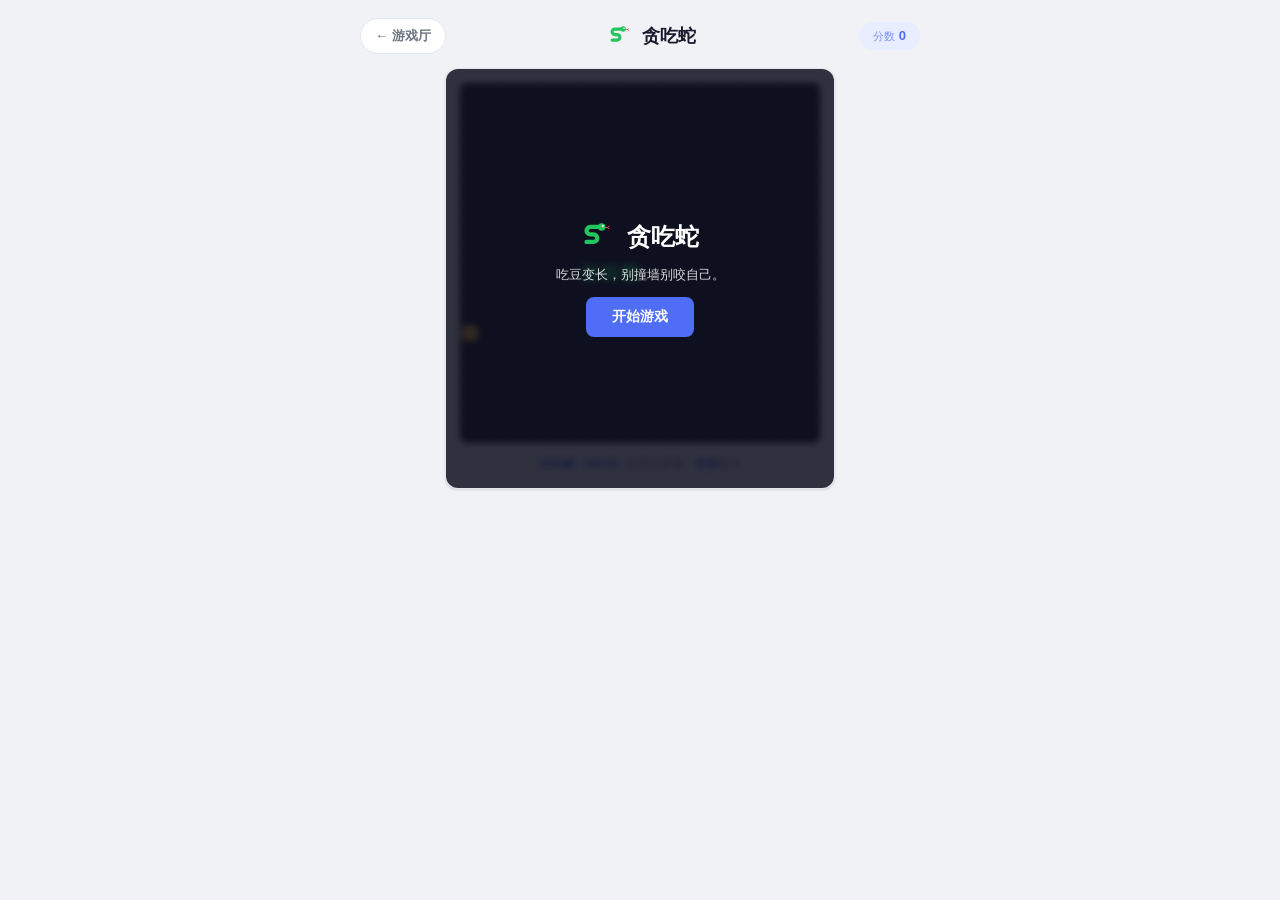
<file: games/snake.html>
<!DOCTYPE html>
<html lang="zh-CN">
<head>
<meta charset="UTF-8">
<meta name="viewport" content="width=device-width,initial-scale=1.0,user-scalable=no">
<title>贪吃蛇 · 游戏厅</title>
<link rel="stylesheet" href="games.css">
<link rel="icon" href="data:image/svg+xml,%3Csvg%20xmlns%3D%22http%3A%2F%2Fwww.w3.org%2F2000%2Fsvg%22%20viewBox%3D%220%200%2048%2048%22%3E%3Cpath%20d%3D%22M9%2035h11a6%206%200%200%200%200-12h-5a6%206%200%200%201%200-12h13%22%20fill%3D%22none%22%20stroke%3D%22%2322c55e%22%20stroke-width%3D%227%22%20stroke-linecap%3D%22round%22%2F%3E%3Ccircle%20cx%3D%2233%22%20cy%3D%2211%22%20r%3D%226%22%20fill%3D%22%2322c55e%22%2F%3E%3Ccircle%20cx%3D%2235%22%20cy%3D%229.5%22%20r%3D%221.7%22%20fill%3D%22%23fff%22%2F%3E%3Cpath%20d%3D%22M39%2012h3l3-2M42%2012l3%202%22%20stroke%3D%22%23ef4444%22%20stroke-width%3D%221.6%22%20fill%3D%22none%22%20stroke-linecap%3D%22round%22%20stroke-linejoin%3D%22round%22%2F%3E%3C%2Fsvg%3E">
</head>
<body>
<div class="game-topbar">
  <a class="back-btn" href="index.html">← 游戏厅</a>
  <span class="game-title"><svg xmlns="http://www.w3.org/2000/svg" viewBox="0 0 48 48"><path d="M9 35h11a6 6 0 0 0 0-12h-5a6 6 0 0 1 0-12h13" fill="none" stroke="#22c55e" stroke-width="7" stroke-linecap="round"/><circle cx="33" cy="11" r="6" fill="#22c55e"/><circle cx="35" cy="9.5" r="1.7" fill="#fff"/><path d="M39 12h3l3-2M42 12l3 2" stroke="#ef4444" stroke-width="1.6" fill="none" stroke-linecap="round" stroke-linejoin="round"/></svg> 贪吃蛇</span>
  <span class="score-badge"><small>分数</small> <b id="score">0</b></span>
</div>

<div class="game-stage" id="stage">
  <canvas id="cv" width="360" height="360"></canvas>
  <div class="game-hint"><b>方向键 / WASD</b> 或滑动屏幕 · <b>空格</b>暂停</div>
  <div class="dpad">
    <button class="up" data-d="up">▲</button>
    <button class="left" data-d="left">◀</button>
    <button class="right" data-d="right">▶</button>
    <button class="down" data-d="down">▼</button>
  </div>
  <div class="overlay" id="ov">
    <h2 id="ovTitle"><svg xmlns="http://www.w3.org/2000/svg" viewBox="0 0 48 48"><path d="M9 35h11a6 6 0 0 0 0-12h-5a6 6 0 0 1 0-12h13" fill="none" stroke="#22c55e" stroke-width="7" stroke-linecap="round"/><circle cx="33" cy="11" r="6" fill="#22c55e"/><circle cx="35" cy="9.5" r="1.7" fill="#fff"/><path d="M39 12h3l3-2M42 12l3 2" stroke="#ef4444" stroke-width="1.6" fill="none" stroke-linecap="round" stroke-linejoin="round"/></svg> 贪吃蛇</h2>
    <p id="ovMsg">吃豆变长，别撞墙别咬自己。</p>
    <button class="btn" id="ovBtn">开始游戏</button>
  </div>
</div>

<script>
const cv=document.getElementById('cv'), ctx=cv.getContext('2d');
const N=18, CELL=cv.width/N;
let snake, dir, nextDir, food, score, timer, state='idle';
const scoreEl=document.getElementById('score');

function reset(){
  snake=[{x:8,y:9},{x:7,y:9},{x:6,y:9}];
  dir={x:1,y:0}; nextDir={x:1,y:0}; score=0;
  scoreEl.textContent=0; placeFood();
  draw();
}
function placeFood(){
  let p;
  do{ p={x:(Math.random()*N)|0,y:(Math.random()*N)|0}; }
  while(snake.some(s=>s.x===p.x&&s.y===p.y));
  food=p;
}
function draw(){
  ctx.fillStyle='#0f1020'; ctx.fillRect(0,0,cv.width,cv.height);
  // 网格
  ctx.strokeStyle='rgba(255,255,255,.04)';
  for(let i=1;i<N;i++){ctx.beginPath();ctx.moveTo(i*CELL,0);ctx.lineTo(i*CELL,cv.height);ctx.moveTo(0,i*CELL);ctx.lineTo(cv.width,i*CELL);ctx.stroke();}
  // 食物
  ctx.fillStyle='#fbbf24';
  roundRect(food.x*CELL+2,food.y*CELL+2,CELL-4,CELL-4,5); ctx.fill();
  // 蛇
  snake.forEach((s,i)=>{
    ctx.fillStyle=i===0?'#22c55e':'#16a34a';
    roundRect(s.x*CELL+1,s.y*CELL+1,CELL-2,CELL-2,5); ctx.fill();
  });
}
function roundRect(x,y,w,h,r){ctx.beginPath();ctx.moveTo(x+r,y);ctx.arcTo(x+w,y,x+w,y+h,r);ctx.arcTo(x+w,y+h,x,y+h,r);ctx.arcTo(x,y+h,x,y,r);ctx.arcTo(x,y,x+w,y,r);ctx.closePath();}
function step(){
  if(state!=='play')return;
  dir=nextDir;
  const head={x:snake[0].x+dir.x,y:snake[0].y+dir.y};
  if(head.x<0||head.y<0||head.x>=N||head.y>=N||snake.some(s=>s.x===head.x&&s.y===head.y)){
    return over();
  }
  snake.unshift(head);
  if(head.x===food.x&&head.y===food.y){ score++; scoreEl.textContent=score; placeFood(); }
  else snake.pop();
  draw();
}
function over(){
  state='over';
  document.getElementById('ovTitle').textContent='游戏结束';
  document.getElementById('ovMsg').innerHTML=`本局得分 <b style="color:#fbbf24">${score}</b>`;
  document.getElementById('ovBtn').textContent='再来一局';
  document.getElementById('ov').style.display='flex';
}
function start(){
  reset(); state='play';
  document.getElementById('ov').style.display='none';
  clearInterval(timer); timer=setInterval(step,110);
}
function setDir(d){
  const m={up:{x:0,y:-1},down:{x:0,y:1},left:{x:-1,y:0},right:{x:1,y:0}};
  const nd=m[d]; if(!nd)return;
  if(nd.x===-dir.x&&nd.y===-dir.y)return; // 不能反向
  nextDir=nd;
}
document.getElementById('ovBtn').onclick=start;
document.addEventListener('keydown',e=>{
  const k=e.key.toLowerCase();
  if(['arrowup','w'].includes(k)){setDir('up');e.preventDefault();}
  else if(['arrowdown','s'].includes(k)){setDir('down');e.preventDefault();}
  else if(['arrowleft','a'].includes(k)){setDir('left');e.preventDefault();}
  else if(['arrowright','d'].includes(k)){setDir('right');e.preventDefault();}
  else if(k===' '){ if(state==='play'){state='pause';} else if(state==='pause'){state='play';} }
});
document.querySelectorAll('.dpad button').forEach(b=>b.onclick=()=>setDir(b.dataset.d));
// 触摸滑动
let tx,ty; cv.addEventListener('touchstart',e=>{const t=e.touches[0];tx=t.clientX;ty=t.clientY;},{passive:true});
cv.addEventListener('touchend',e=>{const t=e.changedTouches[0];const dx=t.clientX-tx,dy=t.clientY-ty;
  if(Math.abs(dx)>Math.abs(dy))setDir(dx>0?'right':'left'); else setDir(dy>0?'down':'up');},{passive:true});
reset();
</script>
</body>
</html>
</file>
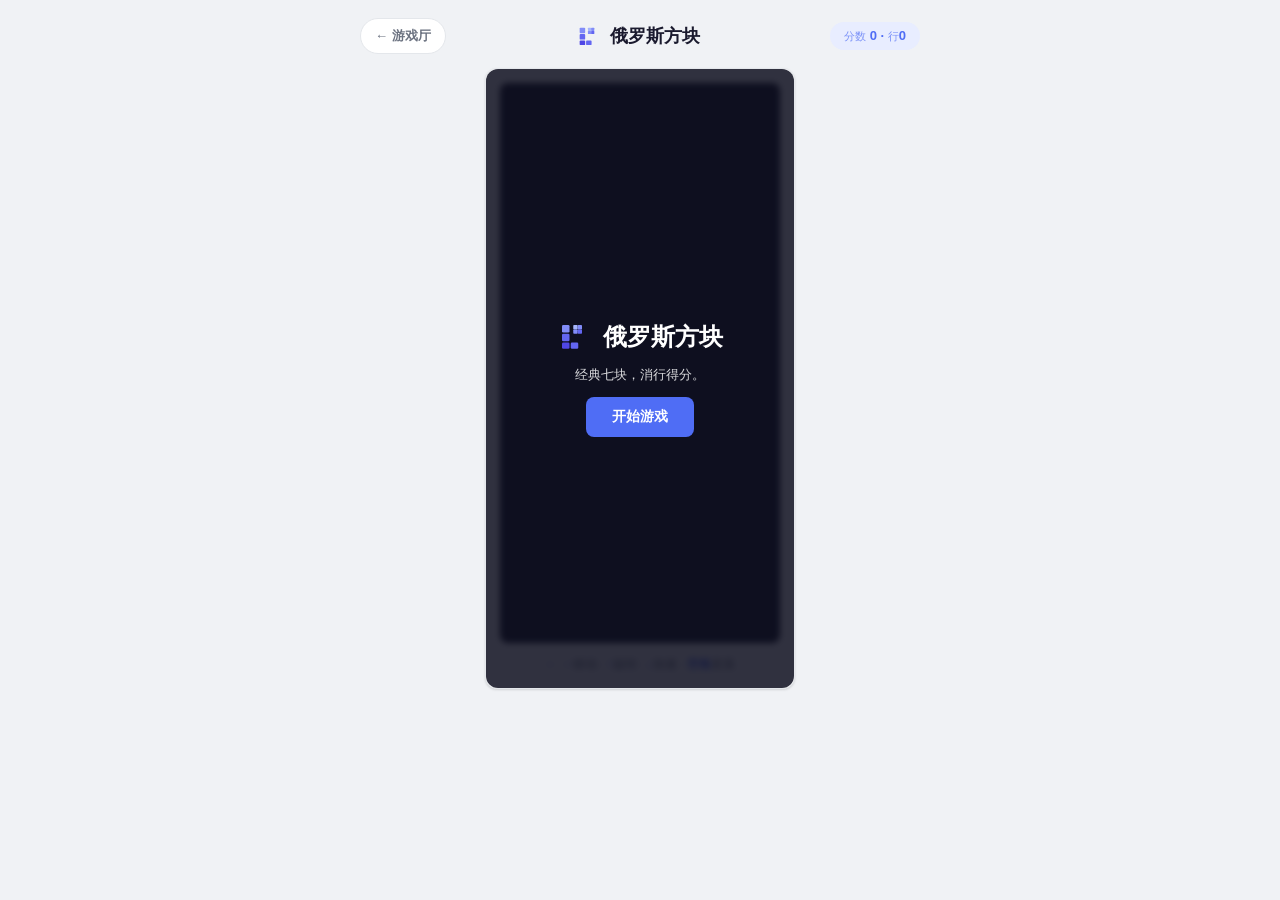
<file: games/tetris.html>
<!DOCTYPE html>
<html lang="zh-CN">
<head>
<meta charset="UTF-8">
<meta name="viewport" content="width=device-width,initial-scale=1.0,user-scalable=no">
<title>俄罗斯方块 · 游戏厅</title>
<link rel="stylesheet" href="games.css">
<link rel="icon" href="data:image/svg+xml,%3Csvg%20xmlns%3D%22http%3A%2F%2Fwww.w3.org%2F2000%2Fsvg%22%20viewBox%3D%220%200%2048%2048%22%3E%3Crect%20x%3D%228%22%20y%3D%228%22%20width%3D%2212%22%20height%3D%2212%22%20rx%3D%222%22%20fill%3D%22%23818cf8%22%2F%3E%3Crect%20x%3D%228%22%20y%3D%2222%22%20width%3D%2212%22%20height%3D%2212%22%20rx%3D%222%22%20fill%3D%22%236366f1%22%2F%3E%3Crect%20x%3D%228%22%20y%3D%2236%22%20width%3D%2212%22%20height%3D%2210%22%20rx%3D%222%22%20fill%3D%22%234f46e5%22%2F%3E%3Crect%20x%3D%2222%22%20y%3D%2236%22%20width%3D%2212%22%20height%3D%2210%22%20rx%3D%222%22%20fill%3D%22%236366f1%22%2F%3E%3Crect%20x%3D%2226%22%20y%3D%228%22%20width%3D%227%22%20height%3D%227%22%20rx%3D%221.2%22%20fill%3D%22%23a5b4fc%22%2F%3E%3Crect%20x%3D%2233%22%20y%3D%228%22%20width%3D%227%22%20height%3D%227%22%20rx%3D%221.2%22%20fill%3D%22%23818cf8%22%2F%3E%3Crect%20x%3D%2226%22%20y%3D%2215%22%20width%3D%227%22%20height%3D%227%22%20rx%3D%221.2%22%20fill%3D%22%23818cf8%22%2F%3E%3Crect%20x%3D%2233%22%20y%3D%2215%22%20width%3D%227%22%20height%3D%227%22%20rx%3D%221.2%22%20fill%3D%22%236366f1%22%2F%3E%3C%2Fsvg%3E">
</head>
<body>
<div class="game-topbar">
  <a class="back-btn" href="index.html">← 游戏厅</a>
  <span class="game-title"><svg xmlns="http://www.w3.org/2000/svg" viewBox="0 0 48 48"><rect x="8" y="8" width="12" height="12" rx="2" fill="#818cf8"/><rect x="8" y="22" width="12" height="12" rx="2" fill="#6366f1"/><rect x="8" y="36" width="12" height="10" rx="2" fill="#4f46e5"/><rect x="22" y="36" width="12" height="10" rx="2" fill="#6366f1"/><rect x="26" y="8" width="7" height="7" rx="1.2" fill="#a5b4fc"/><rect x="33" y="8" width="7" height="7" rx="1.2" fill="#818cf8"/><rect x="26" y="15" width="7" height="7" rx="1.2" fill="#818cf8"/><rect x="33" y="15" width="7" height="7" rx="1.2" fill="#6366f1"/></svg> 俄罗斯方块</span>
  <span class="score-badge"><small>分数</small> <b id="score">0</b> · <small>行</small><b id="lines">0</b></span>
</div>
<div class="game-stage" id="stage">
  <canvas id="cv" width="280" height="560"></canvas>
  <div class="game-hint"><b>← →</b>移动 · <b>↑</b>旋转 · <b>↓</b>加速 · <b>空格</b>直落</div>
  <div class="dpad">
    <button class="up" data-k="rotate">↻</button>
    <button class="left" data-k="left">◀</button>
    <button class="right" data-k="right">▶</button>
    <button class="down" data-k="down">▼</button>
  </div>
  <div class="overlay" id="ov">
    <h2 id="ovTitle"><svg xmlns="http://www.w3.org/2000/svg" viewBox="0 0 48 48"><rect x="8" y="8" width="12" height="12" rx="2" fill="#818cf8"/><rect x="8" y="22" width="12" height="12" rx="2" fill="#6366f1"/><rect x="8" y="36" width="12" height="10" rx="2" fill="#4f46e5"/><rect x="22" y="36" width="12" height="10" rx="2" fill="#6366f1"/><rect x="26" y="8" width="7" height="7" rx="1.2" fill="#a5b4fc"/><rect x="33" y="8" width="7" height="7" rx="1.2" fill="#818cf8"/><rect x="26" y="15" width="7" height="7" rx="1.2" fill="#818cf8"/><rect x="33" y="15" width="7" height="7" rx="1.2" fill="#6366f1"/></svg> 俄罗斯方块</h2>
    <p id="ovMsg">经典七块，消行得分。</p>
    <button class="btn" id="ovBtn">开始游戏</button>
  </div>
</div>
<script>
const cv=document.getElementById('cv'), ctx=cv.getContext('2d');
const COLS=10, ROWS=20, CELL=28;
cv.width=COLS*CELL; cv.height=ROWS*CELL;
const COLORS=[null,'#06b6d4','#fbbf24','#8b5cf6','#f59e0b','#3b82f6','#22c55e','#ef4444'];
const SHAPES=[
 [[1,1,1,1]],
 [[2,2],[2,2]],
 [[0,3,0],[3,3,3]],
 [[0,4,4],[4,4,0]],
 [[5,5,0],[0,5,5]],
 [[6,0,0],[6,6,6]],
 [[0,0,7],[7,7,7]],
];
let board, cur, pos, score, lines, dropTimer, dropInt, state;
const scoreEl=document.getElementById('score'), linesEl=document.getElementById('lines');

function newBoard(){ return Array.from({length:ROWS},()=>Array(COLS).fill(0)); }
function piece(){ const i=(Math.random()*SHAPES.length)|0; return SHAPES[i].map(r=>r.slice()); }
function rotate(p){ const R=p.length,C=p[0].length; const n=Array.from({length:C},()=>Array(R).fill(0)); for(let r=0;r<R;r++)for(let c=0;c<C;c++)n[c][R-1-r]=p[r][c]; return n; }
function valid(p,x,y){ for(let r=0;r<p.length;r++)for(let c=0;c<p[r].length;c++){ if(!p[r][c])continue; const nx=x+c,ny=y+r; if(nx<0||nx>=COLS||ny>=ROWS)return false; if(ny>=0&&board[ny][nx])return false; } return true; }
function merge(){ for(let r=0;r<cur.length;r++)for(let c=0;c<cur[r].length;c++){ if(cur[r][c]&&pos.y+r>=0)board[pos.y+r][pos.x+c]=cur[r][c]; } }
function clearLines(){ let cleared=0; for(let r=ROWS-1;r>=0;r--){ if(board[r].every(v=>v)){ board.splice(r,1); board.unshift(Array(COLS).fill(0)); cleared++; r++; } }
  if(cleared){ lines+=cleared; linesEl.textContent=lines; score+=[0,100,300,500,800][cleared]; scoreEl.textContent=score; dropInt=Math.max(80,dropInt-12); } }
function draw(){
  ctx.fillStyle='#0f1020'; ctx.fillRect(0,0,cv.width,cv.height);
  ctx.strokeStyle='rgba(255,255,255,.05)'; ctx.lineWidth=1;
  for(let i=1;i<COLS;i++){ctx.beginPath();ctx.moveTo(i*CELL,0);ctx.lineTo(i*CELL,cv.height);ctx.stroke();}
  for(let i=1;i<ROWS;i++){ctx.beginPath();ctx.moveTo(0,i*CELL);ctx.lineTo(cv.width,i*CELL);ctx.stroke();}
  for(let r=0;r<ROWS;r++)for(let c=0;c<COLS;c++){ if(board[r][c])drawCell(c,r,COLORS[board[r][c]]); }
  if(cur){ for(let r=0;r<cur.length;r++)for(let c=0;c<cur[r].length;c++){ if(cur[r][c])drawCell(pos.x+c,pos.y+r,COLORS[cur[r][c]]); } }
}
function drawCell(x,y,col){ ctx.fillStyle=col; roundRect(x*CELL+1,y*CELL+1,CELL-2,CELL-2,4); ctx.fill(); ctx.fillStyle='rgba(255,255,255,.18)'; roundRect(x*CELL+2,y*CELL+2,CELL-4,CELL-4,3); ctx.fill(); }
function roundRect(x,y,w,h,r){ctx.beginPath();ctx.moveTo(x+r,y);ctx.arcTo(x+w,y,x+w,y+h,r);ctx.arcTo(x+w,y+h,x,y+h,r);ctx.arcTo(x,y+h,x,y,r);ctx.arcTo(x,y,x+w,y,r);ctx.closePath();}
function drop(){ if(!valid(cur,pos.x,pos.y+1)){ merge(); clearLines(); spawn(); } else pos.y++; draw(); }
function spawn(){ cur=piece(); pos={x:((COLS-cur[0].length)/2)|0,y:0}; if(!valid(cur,pos.x,pos.y)) over(); }
function move(dx){ if(valid(cur,pos.x+dx,pos.y))pos.x+=dx; draw(); }
function rot(){ const r=rotate(cur); const kicks=[0,-1,1]; for(const k of kicks){ if(valid(r,pos.x+k,pos.y)){cur=r;pos.x+=k;draw();return;} } }
function hardDrop(){ while(valid(cur,pos.x,pos.y+1))pos.y++; drop(); }
function over(){ state='over'; document.getElementById('ovTitle').textContent='游戏结束'; document.getElementById('ovMsg').innerHTML=`消行 <b style="color:#fbbf24">${lines}</b> · 分数 <b style="color:#fbbf24">${score}</b>`; document.getElementById('ovBtn').textContent='再来一局'; document.getElementById('ov').style.display='flex'; clearInterval(dropTimer); }
function start(){ board=newBoard(); score=0; lines=0; dropInt=480; scoreEl.textContent=0; linesEl.textContent=0; state='play'; document.getElementById('ov').style.display='none'; spawn(); draw(); clearInterval(dropTimer); dropTimer=setInterval(drop,dropInt); }
document.getElementById('ovBtn').onclick=start;
document.addEventListener('keydown',e=>{ if(state!=='play')return; const k=e.key.toLowerCase();
  if(k==='arrowleft'||k==='a'){move(-1);e.preventDefault();}
  else if(k==='arrowright'||k==='d'){move(1);e.preventDefault();}
  else if(k==='arrowdown'||k==='s'){drop();e.preventDefault();}
  else if(k==='arrowup'||k==='w'){rot();e.preventDefault();}
  else if(k===' '){hardDrop();e.preventDefault();}
});
document.querySelectorAll('.dpad button').forEach(b=>b.onclick=()=>{ if(state!=='play')return; const fn=({left:()=>move(-1),right:()=>move(1),down:()=>drop,rotate:()=>rot()})[b.dataset.k]; if(fn)fn(); });
</script>
</body>
</html>
</file>
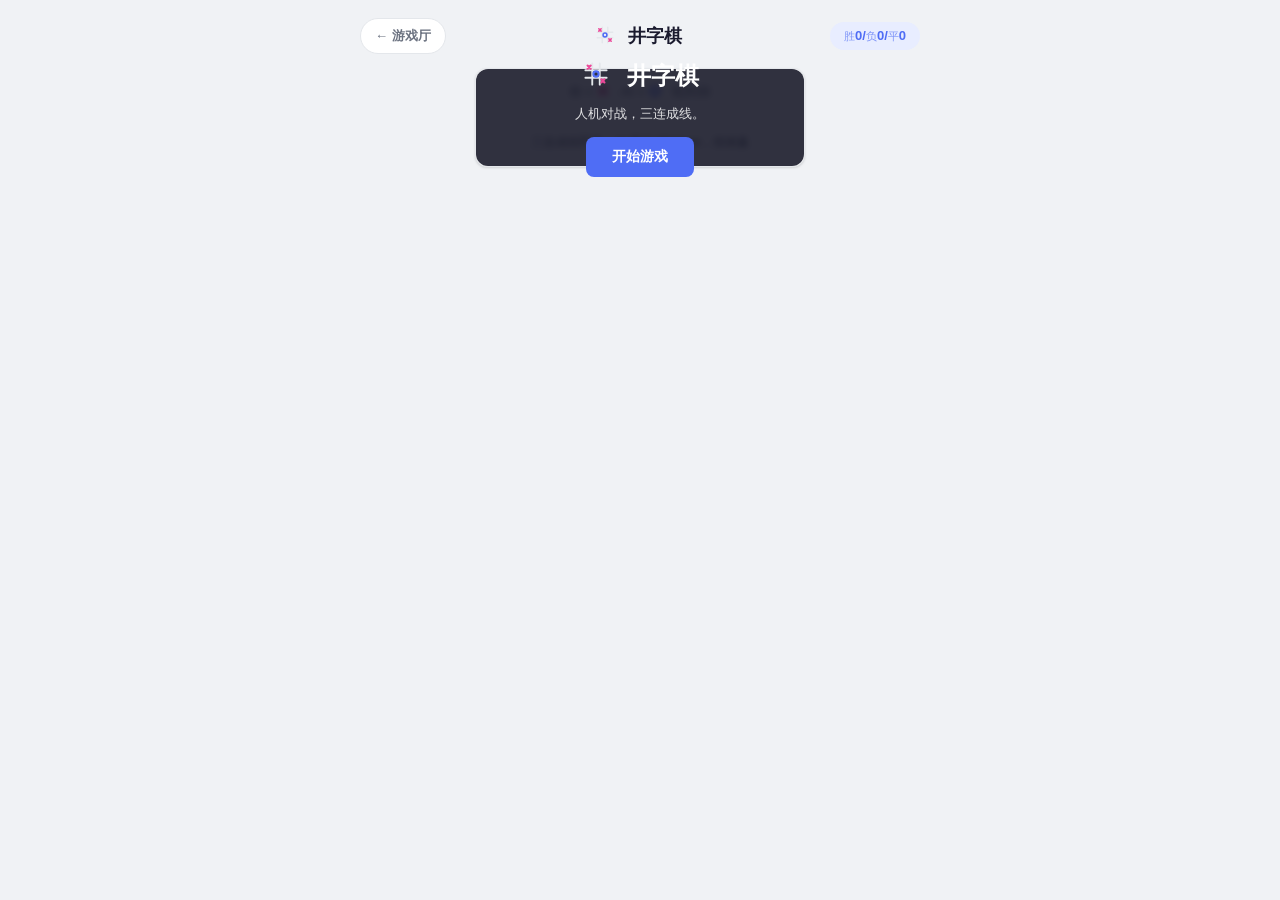
<file: games/tictactoe.html>
<!DOCTYPE html>
<html lang="zh-CN">
<head>
<meta charset="UTF-8">
<meta name="viewport" content="width=device-width,initial-scale=1.0,user-scalable=no">
<title>井字棋 · 游戏厅</title>
<link rel="stylesheet" href="games.css">
<link rel="icon" href="data:image/svg+xml,%3Csvg%20xmlns%3D%22http%3A%2F%2Fwww.w3.org%2F2000%2Fsvg%22%20viewBox%3D%220%200%2048%2048%22%3E%3Cpath%20d%3D%22M18%207v34M30%207v34M7%2018h34M7%2030h34%22%20stroke%3D%22%23e4e7eb%22%20stroke-width%3D%223%22%20stroke-linecap%3D%22round%22%2F%3E%3Cpath%20d%3D%22M10.5%2010.5l5%205m0-5l-5%205M32.5%2032.5l5%205m0-5l-5%205%22%20stroke%3D%22%23ec4899%22%20stroke-width%3D%223.4%22%20stroke-linecap%3D%22round%22%2F%3E%3Ccircle%20cx%3D%2224%22%20cy%3D%2224%22%20r%3D%224.2%22%20fill%3D%22none%22%20stroke%3D%22%234f6df5%22%20stroke-width%3D%223.4%22%2F%3E%3C%2Fsvg%3E">
<style>
#board{ display:grid; grid-template-columns:repeat(3,1fr); gap:6px; width:min(70vw,300px); }
.cell{ aspect-ratio:1; background:#fff; border:1px solid #e4e7eb; border-radius:10px; display:flex; align-items:center; justify-content:center; font-size:48px; font-weight:800; cursor:pointer; transition:background .15s; }
.cell:hover{ background:#f3f4f6; }
.cell.x{ color:#ec4899; } .cell.o{ color:#4f6df5; }
.cell.win{ background:#fee2e2; }
.score-row{ display:flex; gap:10px; font-size:13px; color:var(--text-secondary); }
.score-row b{ color:var(--primary); }
</style>
</head>
<body>
<div class="game-topbar">
  <a class="back-btn" href="index.html">← 游戏厅</a>
  <span class="game-title"><svg xmlns="http://www.w3.org/2000/svg" viewBox="0 0 48 48"><path d="M18 7v34M30 7v34M7 18h34M7 30h34" stroke="#e4e7eb" stroke-width="3" stroke-linecap="round"/><path d="M10.5 10.5l5 5m0-5l-5 5M32.5 32.5l5 5m0-5l-5 5" stroke="#ec4899" stroke-width="3.4" stroke-linecap="round"/><circle cx="24" cy="24" r="4.2" fill="none" stroke="#4f6df5" stroke-width="3.4"/></svg> 井字棋</span>
  <span class="score-badge"><small>胜</small><b id="ws">0</b>/<small>负</small><b id="ls">0</b>/<small>平</small><b id="ts">0</b></span>
</div>
<div class="game-stage">
  <div class="score-row" style="margin-bottom:8px"><span>你 = <b><svg xmlns="http://www.w3.org/2000/svg" width="14" height="14" viewBox="0 0 16 16"><path d="M3.5 3.5l9 9m0-9l-9 9" stroke="#ec4899" stroke-width="2.6" stroke-linecap="round"/></svg></b> · AI = <b><svg xmlns="http://www.w3.org/2000/svg" width="14" height="14" viewBox="0 0 16 16"><circle cx="8" cy="8" r="5" fill="none" stroke="#4f6df5" stroke-width="2.6"/></svg></b></span><span style="margin-left:auto" id="turn">轮到你</span></div>
  <div id="board"></div>
  <div class="game-hint">三连成线即胜，AI 用了 Minimax，很难赢</div>
  <div class="overlay" id="ov">
    <h2 id="ovTitle"><svg xmlns="http://www.w3.org/2000/svg" viewBox="0 0 48 48"><path d="M18 7v34M30 7v34M7 18h34M7 30h34" stroke="#e4e7eb" stroke-width="3" stroke-linecap="round"/><path d="M10.5 10.5l5 5m0-5l-5 5M32.5 32.5l5 5m0-5l-5 5" stroke="#ec4899" stroke-width="3.4" stroke-linecap="round"/><circle cx="24" cy="24" r="4.2" fill="none" stroke="#4f6df5" stroke-width="3.4"/></svg> 井字棋</h2>
    <p id="ovMsg">人机对战，三连成线。</p>
    <button class="btn" id="ovBtn">开始游戏</button>
  </div>
</div>
<script>
let b, turn, state, ws=0,ls=0,ts=0;
const board=document.getElementById('board');
const LINES=[[0,1,2],[3,4,5],[6,7,8],[0,3,6],[1,4,7],[2,5,8],[0,4,8],[2,4,6]];
function build(){ b=Array(9).fill(''); board.innerHTML=''; for(let i=0;i<9;i++){const c=document.createElement('div');c.className='cell';c.dataset.i=i;board.appendChild(c);} }
function render(){ for(let i=0;i<9;i++){const c=board.children[i]; c.textContent=b[i]; c.className='cell '+(b[i]==='X'?'x':b[i]==='O'?'o':'');} }
function winner(){ for(const L of LINES){ const[a,b2,cc]=L; if(b[a]&&b[a]===b[b2]&&b[a]===b[cc])return b[a]; } if(b.every(x=>x))return 'tie'; return null; }
function bestMove(){ let best=-Infinity,move=-1; for(let i=0;i<9;i++){ if(!b[i]){ b[i]='O'; const s=minimax(b,0,false); b[i]=''; if(s>best){best=s;move=i;} } } return move; }
function minimax(bd,depth,maxing){ const w=winner2(bd); if(w==='O')return 10-depth; if(w==='X')return depth-10; if(w==='tie')return 0;
  if(maxing){ let best=-Infinity; for(let i=0;i<9;i++){ if(!bd[i]){ bd[i]='O'; best=Math.max(best,minimax(bd,depth+1,false)); bd[i]=''; } } return best; }
  else{ let best=Infinity; for(let i=0;i<9;i++){ if(!bd[i]){ bd[i]='X'; best=Math.min(best,minimax(bd,depth+1,true)); bd[i]=''; } } return best; } }
function winner2(bd){ for(const L of LINES){ const[a,b2,cc]=L; if(bd[a]&&bd[a]===bd[b2]&&bd[a]===bd[cc])return bd[a]; } if(bd.every(x=>x))return 'tie'; return null; }
function play(i){ if(state!=='play'||b[i])return; b[i]='X'; render(); const w=winner(); if(w){ end(w); return; } document.getElementById('turn').textContent='AI 思考中…'; setTimeout(()=>{ const m=bestMove(); if(m>=0){ b[m]='O'; render(); const w2=winner(); if(w2){ end(w2); } else document.getElementById('turn').textContent='轮到你'; } },300); }
function end(w){ state='over'; let t,m; if(w==='X'){ws++;t='你赢了！';m='真厉害，再来一局？';} else if(w==='O'){ls++;t='AI 赢了';m='再来挑战？';} else {ts++;t='平局';m='势均力敌，再来？';} document.getElementById('ovTitle').textContent=t; document.getElementById('ovMsg').innerHTML=m; document.getElementById('ovBtn').textContent='再来一局'; document.getElementById('ov').style.display='flex'; document.getElementById('ws').textContent=ws; document.getElementById('ls').textContent=ls; document.getElementById('ts').textContent=ts; }
function start(){ build(); state='play'; document.getElementById('ov').style.display='none'; document.getElementById('turn').textContent='轮到你'; }
document.getElementById('ovBtn').onclick=start;
board.addEventListener('click',e=>{ const c=e.target.closest('.cell'); if(c)play(+c.dataset.i); });
</script>
</body>
</html>
</file>
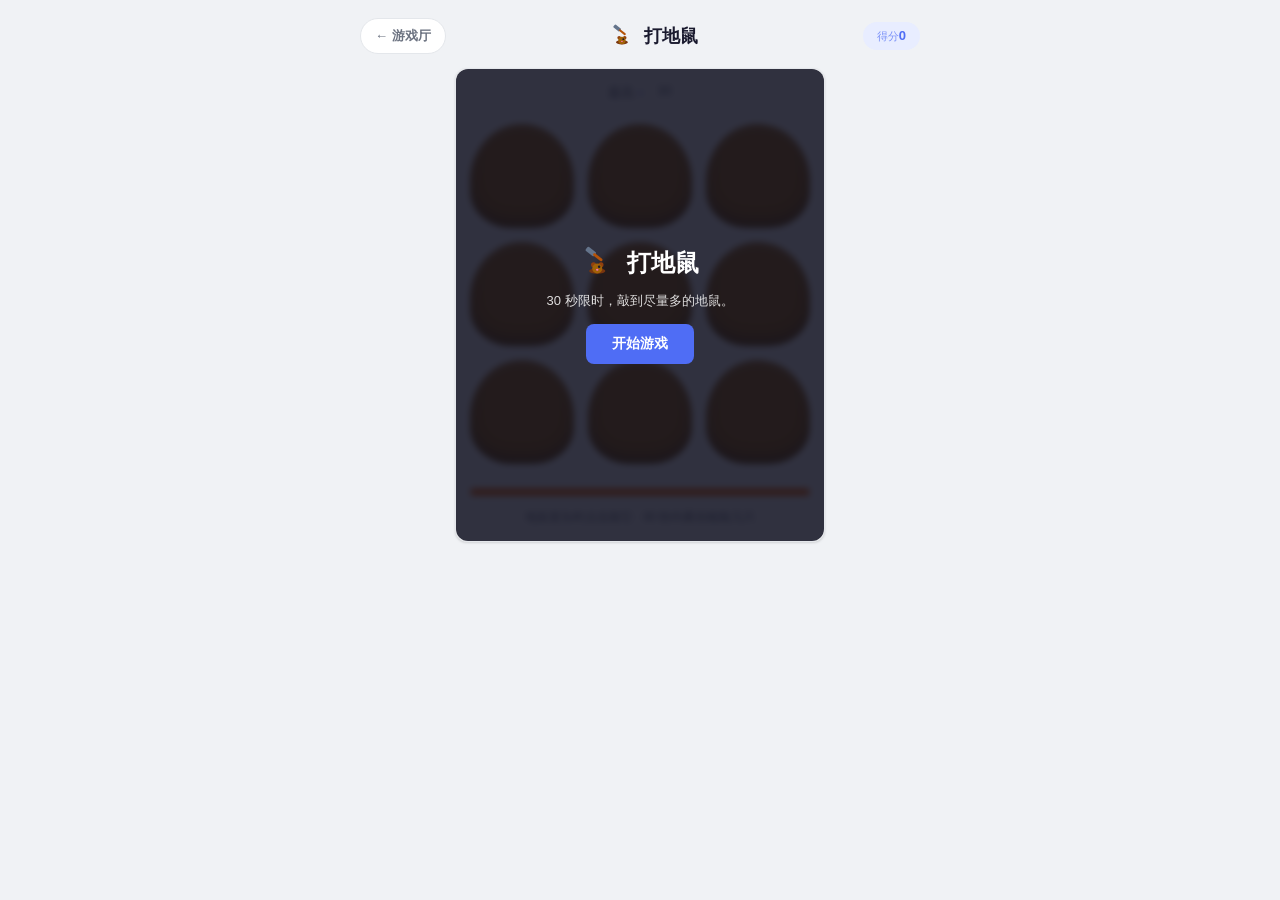
<file: games/whack.html>
<!DOCTYPE html>
<html lang="zh-CN">
<head>
<meta charset="UTF-8">
<meta name="viewport" content="width=device-width,initial-scale=1.0,user-scalable=no">
<title>打地鼠 · 游戏厅</title>
<link rel="stylesheet" href="games.css">
<link rel="icon" href="data:image/svg+xml,%3Csvg%20xmlns%3D%22http%3A%2F%2Fwww.w3.org%2F2000%2Fsvg%22%20viewBox%3D%220%200%2048%2048%22%3E%3Cellipse%20cx%3D%2226%22%20cy%3D%2240%22%20rx%3D%2213%22%20ry%3D%224.5%22%20fill%3D%22%2378350f%22%2F%3E%3Ccircle%20cx%3D%2220%22%20cy%3D%2230%22%20r%3D%224%22%20fill%3D%22%2392400e%22%2F%3E%3Ccircle%20cx%3D%2232%22%20cy%3D%2230%22%20r%3D%224%22%20fill%3D%22%2392400e%22%2F%3E%3Ccircle%20cx%3D%2226%22%20cy%3D%2236%22%20r%3D%228%22%20fill%3D%22%23a16207%22%2F%3E%3Ccircle%20cx%3D%2229%22%20cy%3D%2233%22%20r%3D%222%22%20fill%3D%22%231a1a2e%22%2F%3E%3Cellipse%20cx%3D%2226%22%20cy%3D%2238%22%20rx%3D%222%22%20ry%3D%221.5%22%20fill%3D%22%23f472b6%22%2F%3E%3Cg%20transform%3D%22rotate(38%2014%2010)%22%3E%3Crect%20x%3D%226%22%20y%3D%224%22%20width%3D%2217%22%20height%3D%228%22%20rx%3D%222%22%20fill%3D%22%2364748b%22%2F%3E%3Crect%20x%3D%2220%22%20y%3D%226%22%20width%3D%2218%22%20height%3D%224.5%22%20rx%3D%222.2%22%20fill%3D%22%23b45309%22%2F%3E%3C%2Fg%3E%3C%2Fsvg%3E">
<style>
#field{ display:grid; grid-template-columns:repeat(3,1fr); gap:14px; width:min(85vw,340px); }
.hole{ aspect-ratio:1; background:#a16207; border-radius:50% 50% 40% 40%/55% 55% 35% 35%; position:relative; overflow:hidden; box-shadow:inset 0 -8px 14px rgba(0,0,0,.35), inset 0 6px 8px rgba(255,255,255,.15); cursor:pointer; }
.mole{ position:absolute; left:50%; bottom:14%; transform:translate(-50%,110%); width:66%; font-size:56px; line-height:1; text-align:center; transition:transform .13s ease-out; pointer-events:none; }
.hole.up .mole{ transform:translate(-50%,4%); }
.hole.bonk .mole{ transform:translate(-50%,60%) scale(.8); filter:grayscale(1) brightness(1.4); }
.hole.bonk{ background:#78350f; }
.info-row{ display:flex; gap:14px; font-size:13px; color:var(--text-secondary); }
.info-row b{ color:var(--primary); font-size:16px; }
#timebar{ width:min(85vw,340px); height:8px; background:#e4e7eb; border-radius:4px; margin-top:12px; overflow:hidden; }
#timefill{ height:100%; background:#f97316; border-radius:4px; width:100%; transition:width .2s linear; }
</style>
</head>
<body>
<div class="game-topbar">
  <a class="back-btn" href="index.html">← 游戏厅</a>
  <span class="game-title"><svg xmlns="http://www.w3.org/2000/svg" viewBox="0 0 48 48"><ellipse cx="26" cy="40" rx="13" ry="4.5" fill="#78350f"/><circle cx="20" cy="30" r="4" fill="#92400e"/><circle cx="32" cy="30" r="4" fill="#92400e"/><circle cx="26" cy="36" r="8" fill="#a16207"/><circle cx="29" cy="33" r="2" fill="#1a1a2e"/><ellipse cx="26" cy="38" rx="2" ry="1.5" fill="#f472b6"/><g transform="rotate(38 14 10)"><rect x="6" y="4" width="17" height="8" rx="2" fill="#64748b"/><rect x="20" y="6" width="18" height="4.5" rx="2.2" fill="#b45309"/></g></svg> 打地鼠</span>
  <span class="score-badge"><small>得分</small><b id="sc">0</b></span>
</div>
<div class="game-stage">
  <div class="info-row" style="margin-bottom:10px"><span>最高 <b id="best">-</b></span><span id="left">30</span></div>
  <div id="field"></div>
  <div id="timebar"><div id="timefill"></div></div>
  <div class="game-hint">地鼠冒头时点击敲它 · 30 秒内看你能敲几只</div>
  <div class="overlay" id="ov">
    <h2 id="ovTitle"><svg xmlns="http://www.w3.org/2000/svg" viewBox="0 0 48 48"><ellipse cx="26" cy="40" rx="13" ry="4.5" fill="#78350f"/><circle cx="20" cy="30" r="4" fill="#92400e"/><circle cx="32" cy="30" r="4" fill="#92400e"/><circle cx="26" cy="36" r="8" fill="#a16207"/><circle cx="29" cy="33" r="2" fill="#1a1a2e"/><ellipse cx="26" cy="38" rx="2" ry="1.5" fill="#f472b6"/><g transform="rotate(38 14 10)"><rect x="6" y="4" width="17" height="8" rx="2" fill="#64748b"/><rect x="20" y="6" width="18" height="4.5" rx="2.2" fill="#b45309"/></g></svg> 打地鼠</h2>
    <p id="ovMsg">30 秒限时，敲到尽量多的地鼠。</p>
    <button class="btn" id="ovBtn">开始游戏</button>
  </div>
</div>
<script>
let score=0, timeLeft=30, playing=false, spawnT=null, tickT=null, bonkT=[];
const field=document.getElementById('field');
const bestKey='whackbest';
if(localStorage.getItem(bestKey))document.getElementById('best').textContent=localStorage.getItem(bestKey);
const MOLE="<svg xmlns=\"http://www.w3.org/2000/svg\" viewBox=\"0 0 60 60\"><circle cx=\"18\" cy=\"15\" r=\"7\" fill=\"#92400e\"/><circle cx=\"42\" cy=\"15\" r=\"7\" fill=\"#92400e\"/><circle cx=\"18\" cy=\"15\" r=\"3.5\" fill=\"#d97706\"/><circle cx=\"42\" cy=\"15\" r=\"3.5\" fill=\"#d97706\"/><ellipse cx=\"30\" cy=\"36\" rx=\"22\" ry=\"19\" fill=\"#a16207\"/><ellipse cx=\"30\" cy=\"42\" rx=\"13\" ry=\"9\" fill=\"#b45309\"/><circle cx=\"21\" cy=\"31\" r=\"2.8\" fill=\"#1a1a2e\"/><circle cx=\"39\" cy=\"31\" r=\"2.8\" fill=\"#1a1a2e\"/><circle cx=\"22\" cy=\"30\" r=\".9\" fill=\"#fff\"/><circle cx=\"40\" cy=\"30\" r=\".9\" fill=\"#fff\"/><ellipse cx=\"30\" cy=\"39\" rx=\"4.5\" ry=\"3.2\" fill=\"#f472b6\"/><path d=\"M13 37l-6-2M13 41l-6 2M47 37l6-2M47 41l6 2\" stroke=\"#78350f\" stroke-width=\"1.5\" stroke-linecap=\"round\"/></svg>";
const holes=[];
for(let i=0;i<9;i++){
  const h=document.createElement('div');
  h.className='hole';
  h.innerHTML='<div class="mole">' + MOLE + '</div>';
  h.addEventListener('pointerdown',()=>bonk(h));
  field.appendChild(h); holes.push(h);
}
function popOne(){
  if(!playing)return;
  const free=holes.filter(h=>!h.classList.contains('up')&&!h.classList.contains('bonk'));
  if(free.length){
    const h=free[Math.random()*free.length|0];
    h.classList.add('up');
    const stay=500+Math.random()*600; // 越到后面越快由 spawn 间隔控制
    setTimeout(()=>h.classList.remove('up'),stay);
  }
}
function bonk(h){
  if(!playing)return;
  if(h.classList.contains('up')){
    h.classList.remove('up');
    h.classList.add('bonk');
    score++; document.getElementById('sc').textContent=score;
    const t=setTimeout(()=>h.classList.remove('bonk'),180);
    bonkT.push(t);
  }
}
function start(){
  score=0; timeLeft=30; playing=true;
  holes.forEach(h=>h.classList.remove('up','bonk'));
  bonkT.forEach(clearTimeout); bonkT=[];
  document.getElementById('sc').textContent=0;
  document.getElementById('ov').style.display='none';
  // 地鼠冒头节奏：随时间推移越来越密
  const loop=()=>{
    if(!playing)return;
    popOne();
    if(Math.random()<0.35)popOne();
    const delay=Math.max(280, 900 - (30-timeLeft)*22);
    spawnT=setTimeout(loop,delay);
  };
  loop();
  tickT=setInterval(()=>{
    timeLeft--;
    document.getElementById('left').textContent=timeLeft+' 秒';
    document.getElementById('timefill').style.width=(timeLeft/30*100)+'%';
    if(timeLeft<=0)end();
  },1000);
  document.getElementById('left').textContent='30 秒';
  document.getElementById('timefill').style.width='100%';
}
function end(){
  playing=false;
  clearTimeout(spawnT); clearInterval(tickT);
  holes.forEach(h=>h.classList.remove('up'));
  const b=localStorage.getItem(bestKey);
  if(!b||score>+b){ localStorage.setItem(bestKey,score); document.getElementById('best').textContent=score; }
  document.getElementById('ovTitle').textContent=score>=20?'手速惊人！':'时间到！';
  document.getElementById('ovMsg').textContent=`敲到了 ${score} 只地鼠${score>+b||!b?'，新纪录！':'，最高纪录 '+b+' 只'}`;
  document.getElementById('ovBtn').textContent='再来一局';
  document.getElementById('ov').style.display='flex';
}
document.getElementById('ovBtn').onclick=start;
</script>
</body>
</html>
</file>
<file: css/style.css>
/* ===== Reset & Base ===== */
*, *::before, *::after {
    margin: 0;
    padding: 0;
    box-sizing: border-box;
}

:root {
    --primary: #4f6df5;
    --primary-dark: #3b54d4;
    --primary-light: #e8edff;
    --bg: #f0f2f5;
    --card-bg: #ffffff;
    --text: #1a1a2e;
    --text-secondary: #6b7280;
    --border: #e4e7eb;
    --success: #22c55e;
    --warning: #f59e0b;
    --danger: #ef4444;
    --radius: 12px;
    --shadow: 0 1px 3px rgba(0,0,0,0.08), 0 1px 2px rgba(0,0,0,0.06);
    --shadow-hover: 0 8px 25px rgba(0,0,0,0.12), 0 2px 6px rgba(0,0,0,0.08);
    --transition: 0.25s cubic-bezier(0.4, 0, 0.2, 1);
}

body {
    font-family: -apple-system, BlinkMacSystemFont, "Segoe UI", "Microsoft YaHei", sans-serif;
    background: var(--bg);
    color: var(--text);
    min-height: 100vh;
    display: flex;
    flex-direction: column;
}

/* ===== Header ===== */
.header {
    background: linear-gradient(135deg, var(--primary) 0%, var(--primary-dark) 100%);
    color: #fff;
    padding: 0;
    box-shadow: 0 2px 12px rgba(79, 109, 245, 0.3);
    position: sticky;
    top: 0;
    z-index: 100;
}

.header-content {
    max-width: 1200px;
    margin: 0 auto;
    padding: 20px 24px;
    display: flex;
    align-items: center;
    justify-content: space-between;
    flex-wrap: wrap;
    gap: 12px;
}

.logo {
    display: flex;
    align-items: center;
    gap: 12px;
}

.logo-icon {
    font-size: 36px;
    filter: drop-shadow(0 2px 4px rgba(0,0,0,0.2));
}

.logo h1 {
    font-size: 24px;
    font-weight: 700;
    letter-spacing: 0.5px;
}

.header-stats {
    display: flex;
    align-items: center;
    gap: 8px;
    font-size: 14px;
    opacity: 0.9;
}

.stat-item {
    font-weight: 500;
}

/* ===== B站入口（顶栏中间胶囊按钮） ===== */
.bili-link {
    display: inline-flex;
    align-items: center;
    gap: 6px;
    padding: 7px 14px 7px 12px;
    background: rgba(255, 255, 255, 0.18);
    color: #fff;
    border-radius: 999px;
    text-decoration: none;
    font-size: 13px;
    font-weight: 500;
    letter-spacing: 0.3px;
    backdrop-filter: blur(6px);
    -webkit-backdrop-filter: blur(6px);
    border: 1px solid rgba(255, 255, 255, 0.25);
    transition: var(--transition);
    white-space: nowrap;
}
.bili-link svg {
    color: #fff;
    flex-shrink: 0;
}
.bili-link:hover {
    background: #fb7299;
    border-color: #fb7299;
    transform: translateY(-1px);
    box-shadow: 0 4px 14px rgba(251, 114, 153, 0.45);
}
.bili-link:active {
    transform: translateY(0);
}

.stat-divider {
    opacity: 0.5;
}

/* ===== Container ===== */
.container {
    max-width: 1200px;
    width: 100%;
    margin: 0 auto;
    padding: 24px;
    flex: 1;
}

/* ===== Toolbar ===== */
.toolbar {
    display: flex;
    flex-direction: column;
    gap: 16px;
    margin-bottom: 24px;
}

.search-box {
    position: relative;
    width: 100%;
}

.search-icon {
    position: absolute;
    left: 16px;
    top: 50%;
    transform: translateY(-50%);
    color: var(--text-secondary);
    pointer-events: none;
}

#searchInput {
    width: 100%;
    padding: 14px 16px 14px 48px;
    border: 2px solid var(--border);
    border-radius: var(--radius);
    font-size: 15px;
    background: var(--card-bg);
    color: var(--text);
    transition: var(--transition);
    outline: none;
}

#searchInput:focus {
    border-color: var(--primary);
    box-shadow: 0 0 0 4px var(--primary-light);
}

.filter-bar {
    display: flex;
    gap: 8px;
    flex-wrap: wrap;
}

.filter-btn {
    padding: 8px 18px;
    border: 2px solid var(--border);
    border-radius: 24px;
    background: var(--card-bg);
    color: var(--text-secondary);
    font-size: 14px;
    font-weight: 500;
    cursor: pointer;
    transition: var(--transition);
    white-space: nowrap;
}

.filter-btn:hover {
    border-color: var(--primary);
    color: var(--primary);
}

.filter-btn.active {
    background: var(--primary);
    border-color: var(--primary);
    color: #fff;
}

/* ===== File Grid ===== */
.file-grid {
    display: grid;
    grid-template-columns: repeat(auto-fill, minmax(300px, 1fr));
    gap: 16px;
}

.file-card {
    background: var(--card-bg);
    border: 1px solid var(--border);
    border-radius: var(--radius);
    padding: 20px;
    transition: var(--transition);
    cursor: pointer;
    position: relative;
    overflow: hidden;
    animation: fadeInUp 0.4s ease;
}

@keyframes fadeInUp {
    from {
        opacity: 0;
        transform: translateY(12px);
    }
    to {
        opacity: 1;
        transform: translateY(0);
    }
}

.file-card::before {
    content: '';
    position: absolute;
    top: 0;
    left: 0;
    width: 4px;
    height: 100%;
    background: var(--file-color, var(--primary));
    opacity: 0;
    transition: var(--transition);
}

.file-card:hover {
    box-shadow: var(--shadow-hover);
    transform: translateY(-2px);
    border-color: var(--file-color, var(--primary));
}

.file-card:hover::before {
    opacity: 1;
}

.file-card-header {
    display: flex;
    align-items: flex-start;
    gap: 14px;
    margin-bottom: 14px;
}

.file-icon {
    width: 48px;
    height: 48px;
    border-radius: 10px;
    display: flex;
    align-items: center;
    justify-content: center;
    font-size: 24px;
    flex-shrink: 0;
    background: var(--file-bg, var(--primary-light));
}

.file-info {
    flex: 1;
    min-width: 0;
}

.file-name {
    font-size: 15px;
    font-weight: 600;
    color: var(--text);
    margin-bottom: 4px;
    overflow: hidden;
    text-overflow: ellipsis;
    white-space: nowrap;
}

.file-meta {
    display: flex;
    align-items: center;
    gap: 10px;
    font-size: 13px;
    color: var(--text-secondary);
}

.file-tag {
    display: inline-block;
    padding: 2px 8px;
    border-radius: 4px;
    font-size: 11px;
    font-weight: 600;
    text-transform: uppercase;
    letter-spacing: 0.5px;
    background: var(--file-bg, var(--primary-light));
    color: var(--file-color, var(--primary));
}

.file-card-footer {
    display: flex;
    align-items: center;
    justify-content: space-between;
    padding-top: 14px;
    border-top: 1px solid var(--border);
}

.file-date {
    font-size: 12px;
    color: var(--text-secondary);
    display: flex;
    align-items: center;
    gap: 4px;
}

.download-btn {
    display: inline-flex;
    align-items: center;
    gap: 6px;
    padding: 8px 16px;
    background: var(--file-color, var(--primary));
    color: #fff;
    border: none;
    border-radius: 8px;
    font-size: 13px;
    font-weight: 600;
    cursor: pointer;
    transition: var(--transition);
    text-decoration: none;
}

.download-btn:hover {
    filter: brightness(0.9);
    transform: scale(1.03);
}

.download-btn svg {
    width: 16px;
    height: 16px;
}

/* ===== Loading ===== */
.loading {
    grid-column: 1 / -1;
    text-align: center;
    padding: 60px 20px;
    color: var(--text-secondary);
}

.spinner {
    width: 40px;
    height: 40px;
    border: 4px solid var(--border);
    border-top-color: var(--primary);
    border-radius: 50%;
    margin: 0 auto 16px;
    animation: spin 0.8s linear infinite;
}

@keyframes spin {
    to { transform: rotate(360deg); }
}

/* ===== Empty State ===== */
.empty-state {
    grid-column: 1 / -1;
    text-align: center;
    padding: 60px 20px;
    color: var(--text-secondary);
}

.empty-icon {
    font-size: 48px;
    display: block;
    margin-bottom: 12px;
}

/* ===== Error State ===== */
.error-state {
    grid-column: 1 / -1;
    text-align: center;
    padding: 40px 20px;
}

.error-state .error-icon {
    font-size: 48px;
    display: block;
    margin-bottom: 12px;
}

.error-state h3 {
    color: var(--danger);
    margin-bottom: 8px;
}

.error-state p {
    color: var(--text-secondary);
    font-size: 14px;
    margin-bottom: 16px;
}

.retry-btn {
    padding: 10px 24px;
    background: var(--primary);
    color: #fff;
    border: none;
    border-radius: 8px;
    cursor: pointer;
    font-size: 14px;
    font-weight: 600;
    transition: var(--transition);
}

.retry-btn:hover {
    background: var(--primary-dark);
}

/* ===== Footer ===== */
.footer {
    text-align: center;
    padding: 20px;
    color: #ffffff;
    font-size: 13px;
    background: var(--card-bg);
}

/* ===== 更新日志：明显却又不起眼 ===== */
.changelog {
    max-width: 840px;
    margin: 0 auto;
    padding: 0 16px;
    color: var(--text-secondary, #888);
}
.changelog summary {
    list-style: none;
    cursor: pointer;
    font-size: 13px;
    color: var(--text-secondary, #999);
    padding: 10px 4px;
    text-align: center;
    user-select: none;
    -webkit-user-select: none;
    transition: color 0.2s;
}
.changelog summary::-webkit-details-marker { display: none; }
.changelog summary::after {
    content: "▾";
    display: inline-block;
    margin-left: 6px;
    font-size: 11px;
    transition: transform 0.2s;
}
.changelog[open] summary::after { transform: rotate(180deg); }
.changelog summary:hover { color: var(--primary, #667eea); }
.changelog-latest {
    font-size: 11px;
    padding: 1px 7px;
    margin-left: 4px;
    border-radius: 10px;
    background: rgba(102, 126, 234, 0.15);
    color: var(--primary, #667eea);
    vertical-align: 1px;
}
.changelog-body {
    background: var(--card-bg, rgba(255, 255, 255, 0.5));
    border: 1px solid var(--border-color, rgba(0, 0, 0, 0.06));
    border-radius: 10px;
    padding: 14px 18px;
    margin-bottom: 14px;
    font-size: 13px;
    line-height: 1.9;
}
.changelog-item {
    display: flex;
    align-items: baseline;
    gap: 10px;
    padding: 6px 0;
}
.changelog-item + .changelog-item {
    border-top: 1px dashed var(--border-color, rgba(0, 0, 0, 0.08));
}
.changelog-date {
    font-size: 12px;
    color: var(--text-secondary, #aaa);
    white-space: nowrap;
}
.changelog-ver {
    font-size: 11px;
    font-weight: 600;
    color: var(--primary, #667eea);
    white-space: nowrap;
}
.changelog-item ul {
    list-style: none;
    margin: 0;
    padding: 0;
    flex: 1;
}
.changelog-item li::before {
    content: "· ";
    color: var(--text-secondary, #aaa);
}

/* ===== Responsive ===== */
@media (max-width: 640px) {
    .header-content {
        padding: 16px;
    }

    .logo h1 {
        font-size: 20px;
    }

    .logo-icon {
        font-size: 28px;
    }

    .header-stats {
        font-size: 12px;
    }

    .container {
        padding: 16px;
    }

    .file-grid {
        grid-template-columns: 1fr;
    }

    #searchInput {
        font-size: 14px;
    }

    .konami-btn {
        width: 36px;
        height: 36px;
        border-radius: 8px;
    }
    .konami-home {
        width: 36px;
        height: 36px;
    }
    .konami-row {
        padding: 6px;
        gap: 4px;
        border-radius: 14px;
    }
    .konami-pad {
        right: 12px;
    }
}

/* ===== Konami Code 方向按钮 ===== */
.konami-pad {
    position: fixed;
    top: 50%;
    right: 32px;
    transform: translateY(-50%);
    display: flex;
    flex-direction: column;
    align-items: center;
    gap: 14px;
    z-index: 9999;
    animation: konamiFloat 4s ease-in-out infinite;
}
@keyframes konamiFloat {
    0%, 100% { transform: translateY(-50%); }
    50%      { transform: translateY(calc(-50% - 4px)); }
}
.konami-row {
    display: flex;
    align-items: center;
    gap: 6px;
    background: rgba(255, 255, 255, 0.96);
    padding: 8px;
    border-radius: 16px;
    box-shadow:
        0 12px 32px rgba(99, 102, 241, 0.18),
        0 2px 8px rgba(15, 23, 42, 0.06),
        inset 0 1px 0 rgba(255, 255, 255, 0.8);
    border: 1px solid rgba(199, 210, 254, 0.6);
    backdrop-filter: blur(12px);
    -webkit-backdrop-filter: blur(12px);
}
.konami-btn {
    width: 42px;
    height: 42px;
    border: 1px solid rgba(199, 210, 254, 0.9);
    background: linear-gradient(180deg, #ffffff 0%, #f8faff 100%);
    border-radius: 10px;
    cursor: pointer;
    color: #4f46e5;
    transition: all 0.18s cubic-bezier(0.4, 0, 0.2, 1);
    user-select: none;
    display: flex;
    align-items: center;
    justify-content: center;
    padding: 0;
    box-shadow:
        0 1px 2px rgba(15, 23, 42, 0.04),
        inset 0 -1px 0 rgba(199, 210, 254, 0.4);
    position: relative;
}
.konami-btn:hover {
    background: linear-gradient(180deg, #eef2ff 0%, #e0e7ff 100%);
    color: #312e81;
    border-color: #818cf8;
    transform: translateY(-1px);
    box-shadow:
        0 4px 12px rgba(99, 102, 241, 0.22),
        inset 0 -1px 0 rgba(165, 180, 252, 0.4);
}
.konami-btn:active {
    transform: translateY(0) scale(0.96);
    box-shadow:
        0 1px 2px rgba(15, 23, 42, 0.06),
        inset 0 1px 2px rgba(99, 102, 241, 0.18);
}
.konami-arrow {
    width: 18px;
    height: 18px;
    display: block;
}
.konami-home {
    width: 42px;
    height: 42px;
    display: flex;
    align-items: center;
    justify-content: center;
    color: #94a3b8;
    background: linear-gradient(180deg, #fafbff 0%, #f1f5f9 100%);
    border-radius: 10px;
    border: 1px dashed rgba(148, 163, 184, 0.4);
}
.konami-btn.active {
    background: linear-gradient(180deg, #6366f1 0%, #4f46e5 100%);
    color: #ffffff;
    border-color: #4338ca;
    transform: scale(0.92);
    box-shadow:
        0 0 0 3px rgba(99, 102, 241, 0.18),
        0 4px 14px rgba(79, 70, 229, 0.4),
        inset 0 1px 0 rgba(255, 255, 255, 0.2);
}
.konami-btn.wrong {
    background: linear-gradient(180deg, #fef2f2 0%, #fee2e2 100%);
    color: #dc2626;
    border-color: #fca5a5;
    animation: shake 0.4s ease;
}
@keyframes shake {
    0%, 100% { transform: translateX(0); }
    20%       { transform: translateX(-6px); }
    40%       { transform: translateX(6px); }
    60%       { transform: translateX(-4px); }
    80%       { transform: translateX(4px); }
}

/* ===== 彩蛋横幅 ===== */
.easter-banner {
    position: fixed;
    top: 90px;
    left: 50%;
    transform: translateX(-50%) translateY(-120px);
    background: linear-gradient(45deg, #ff00ff, #00ffff, #ff00ff);
    background-size: 200% 100%;
    color: #fff;
    padding: 14px 36px;
    border-radius: 30px;
    font-size: 18px;
    font-weight: 700;
    box-shadow: 0 0 30px rgba(255, 0, 255, 0.6);
    z-index: 10000;
    opacity: 0;
    transition: all 0.5s cubic-bezier(0.4, 0, 0.2, 1);
    pointer-events: none;
    white-space: nowrap;
    text-shadow: 0 1px 2px rgba(0,0,0,0.3);
    animation: bannerShift 3s linear infinite;
}
.easter-banner.show {
    transform: translateX(-50%) translateY(0);
    opacity: 1;
}
@keyframes bannerShift {
    0% { background-position: 0% 0%; }
    100% { background-position: 200% 0%; }
}

/* ===== 粒子画布 ===== */
#particleCanvas {
    position: fixed;
    top: 0;
    left: 0;
    width: 100%;
    height: 100%;
    pointer-events: none;
    z-index: 9998;
}

/* ===== 霓虹模式（彩蛋触发后） ===== */
body.neon-mode {
    background: #0a0a1a !important;
    color: #00ffe5 !important;
    transition: background 0.6s ease;
}

body.neon-mode .header {
    background: linear-gradient(90deg, #ff00ff, #00ffff, #ff00ff, #00ffff) !important;
    background-size: 300% 100% !important;
    animation: neonHeaderShift 4s linear infinite !important;
    box-shadow: 0 2px 20px rgba(255, 0, 255, 0.5) !important;
}
@keyframes neonHeaderShift {
    0% { background-position: 0% 0%; }
    100% { background-position: 300% 0%; }
}

body.neon-mode .logo h1 {
    color: #fff;
    text-shadow: 0 0 8px #00ffff, 0 0 16px #00ffff, 0 0 24px #ff00ff;
    animation: neonFlicker 2.5s infinite;
}
@keyframes neonFlicker {
    0%, 100% { opacity: 1; }
    47% { opacity: 1; }
    48% { opacity: 0.6; }
    49% { opacity: 1; }
    72% { opacity: 1; }
    73% { opacity: 0.75; }
    74% { opacity: 1; }
}

body.neon-mode .logo-icon {
    filter: drop-shadow(0 0 8px #ffff00);
}

body.neon-mode .header-stats {
    color: #ffff00;
    text-shadow: 0 0 6px #ffff00;
}

body.neon-mode .file-card {
    background: rgba(20, 20, 45, 0.85) !important;
    border: 1px solid #00ffff !important;
    box-shadow: 0 0 15px rgba(0, 255, 229, 0.4), inset 0 0 12px rgba(255, 0, 255, 0.15) !important;
    animation: neonFloat 3s ease-in-out infinite;
}
@keyframes neonFloat {
    0%, 100% { transform: translateY(0) rotate(0deg); }
    50% { transform: translateY(-8px) rotate(0.6deg); }
}

body.neon-mode .file-card:hover {
    box-shadow: 0 0 25px rgba(0, 255, 229, 0.7), 0 0 40px rgba(255, 0, 255, 0.4) !important;
    border-color: #ff00ff !important;
}

body.neon-mode .file-name {
    color: #00ffff !important;
    text-shadow: 0 0 8px rgba(0, 255, 229, 0.8);
}

body.neon-mode .file-meta { color: #ff00ff !important; }

body.neon-mode .file-tag {
    background: rgba(255, 0, 255, 0.2) !important;
    color: #ff00ff !important;
    text-shadow: 0 0 4px #ff00ff;
}

body.neon-mode .file-icon {
    background: rgba(0, 255, 229, 0.15) !important;
    filter: drop-shadow(0 0 6px #00ffff);
}

body.neon-mode .file-date { color: #ff00ff !important; }

body.neon-mode .download-btn {
    background: linear-gradient(45deg, #ff00ff, #00ffff) !important;
    box-shadow: 0 0 12px rgba(255, 0, 255, 0.6) !important;
    color: #fff !important;
}
body.neon-mode .download-btn:hover {
    box-shadow: 0 0 20px rgba(255, 0, 255, 0.9), 0 0 30px rgba(0, 255, 229, 0.6) !important;
    transform: scale(1.06);
}

body.neon-mode #searchInput {
    background: rgba(20, 20, 45, 0.85) !important;
    border: 2px solid #ff00ff !important;
    color: #00ffff !important;
    box-shadow: 0 0 12px rgba(255, 0, 255, 0.3) !important;
}
body.neon-mode #searchInput::placeholder { color: rgba(0, 255, 229, 0.5); }
body.neon-mode #searchInput:focus {
    border-color: #00ffff !important;
    box-shadow: 0 0 16px rgba(0, 255, 229, 0.5) !important;
}
body.neon-mode .search-icon { color: #ff00ff !important; }

body.neon-mode .filter-btn {
    background: rgba(20, 20, 45, 0.85) !important;
    border: 2px solid #00ffff !important;
    color: #00ffff !important;
}
body.neon-mode .filter-btn:hover {
    border-color: #ff00ff !important;
    color: #ff00ff !important;
    box-shadow: 0 0 10px rgba(255, 0, 255, 0.4);
}
body.neon-mode .filter-btn.active {
    background: linear-gradient(45deg, #ff00ff, #00ffff) !important;
    border-color: transparent !important;
    color: #fff !important;
    box-shadow: 0 0 15px rgba(255, 0, 255, 0.5);
}

body.neon-mode .footer {
    background: rgba(20, 20, 45, 0.85) !important;
    color: #ff00ff !important;
    border-top: 1px solid #00ffff !important;
    text-shadow: 0 0 4px rgba(255, 0, 255, 0.5);
}

body.neon-mode .konami-pad {
    animation: none !important;
}
body.neon-mode .konami-row {
    background: rgba(20, 20, 45, 0.92) !important;
    border-color: #00ffff !important;
    box-shadow:
        0 0 32px rgba(0, 255, 229, 0.5),
        0 0 0 1px #00ffff !important,
        inset 0 1px 0 rgba(0, 255, 229, 0.1) !important;
}
body.neon-mode .konami-btn {
    background: rgba(20, 20, 45, 0.85) !important;
    border: 1px solid #00ffff !important;
    color: #00ffff !important;
    box-shadow: 0 0 8px rgba(0, 255, 229, 0.3);
}
body.neon-mode .konami-btn:hover {
    border-color: #ff00ff !important;
    color: #ff00ff !important;
    background: rgba(40, 0, 40, 0.6) !important;
    box-shadow: 0 0 14px rgba(255, 0, 255, 0.5);
}
body.neon-mode .konami-home {
    color: #a5b4fc !important;
    border-color: rgba(165, 180, 252, 0.4) !important;
    background: rgba(20, 20, 45, 0.6) !important;
}

/* ===== 角落小彩蛋 ===== */
.corner-meme {
    position: fixed;
    bottom: 14px;
    left: 14px;
    width: 46px;
    height: 46px;
    object-fit: cover;
    border-radius: 8px;
    opacity: 0.18;
    cursor: pointer;
    z-index: 50;
    transition: opacity 0.4s ease, transform 0.4s ease, filter 0.4s ease;
    animation: memePeek 7s ease-in-out infinite;
    user-select: none;
    -webkit-user-drag: none;
}
.corner-meme:hover {
    opacity: 1;
    transform: scale(2.2) rotate(-6deg);
    filter: drop-shadow(0 6px 12px rgba(0, 0, 0, 0.45));
    animation: none;
}
@keyframes memePeek {
    0%, 80%, 100% { opacity: 0.18; }
    85%          { opacity: 0.55; transform: scale(1.15) rotate(3deg); }
    90%          { opacity: 0.18; }
}

/* ===== 跳吓按钮 (右下角) ===== */
.scare-btn {
    position: fixed;
    bottom: 60px;
    right: 24px;
    width: 52px;
    height: 52px;
    border-radius: 50%;
    border: none;
    background: linear-gradient(135deg, #ff8a9b, #ff6b81);
    color: #fff;
    font-size: 26px;
    cursor: pointer;
    z-index: 50;
    box-shadow: 0 4px 16px rgba(255, 107, 129, 0.4);
    transition: transform 0.2s;
    user-select: none;
    -webkit-user-select: none;
    -webkit-tap-highlight-color: transparent;
}
.scare-btn:hover {
    transform: scale(1.1) rotate(-8deg);
}
.scare-btn:active {
    transform: scale(0.95);
}
.scare-btn::after {
    content: "?";
    position: absolute;
    top: -2px;
    right: -2px;
    width: 16px;
    height: 16px;
    background: #ff3b30;
    color: #fff;
    border-radius: 50%;
    font-size: 11px;
    font-weight: 700;
    display: flex;
    align-items: center;
    justify-content: center;
    box-shadow: 0 2px 6px rgba(255, 59, 48, 0.5);
    /* 心跳同频：75 BPM，lub-dub 双峰搏动 */
    animation: heartbeat 0.8s cubic-bezier(0.4, 0, 0.6, 1) infinite;
}

/* 模拟真实心跳节律：咚(强)-咚(弱)----(舒张静默) */
@keyframes heartbeat {
    /* 舒张末（静止） */
    0% {
        transform: scale(1);
        box-shadow: 0 2px 6px rgba(255, 59, 48, 0.5);
    }
    /* 第一跳：强收缩，光晕炸开 */
    10% {
        transform: scale(1.4);
        background: #ff453a;
        box-shadow: 0 0 0 7px rgba(255, 59, 48, 0.25),
                    0 2px 12px rgba(255, 59, 48, 0.7);
    }
    /* 短暂回弹 */
    22% {
        transform: scale(1.06);
    }
    /* 第二跳：弱收缩 */
    32% {
        transform: scale(1.22);
        background: #ff4036;
        box-shadow: 0 0 0 5px rgba(255, 59, 48, 0.18),
                    0 2px 10px rgba(255, 59, 48, 0.55);
    }
    /* 回落进舒张期 */
    45% {
        transform: scale(1);
        box-shadow: 0 2px 6px rgba(255, 59, 48, 0.5);
    }
    /* 舒张静默：让人心里痒痒的等待 */
    100% {
        transform: scale(1);
        box-shadow: 0 2px 6px rgba(255, 59, 48, 0.5);
    }
}

/* ===== 跳吓全屏覆盖 ===== */
.scare-overlay {
    position: fixed;
    inset: 0;
    z-index: 2147483647;
    background: #000;
    display: none;
    align-items: center;
    justify-content: center;
    flex-direction: column;
    cursor: none;
    user-select: none;
    -webkit-user-select: none;
    animation: scareIn 0.08s ease-out;
}
/* 光标彻底锁死: 覆盖层内一切元素(含视频)都无光标 */
.scare-overlay.show,
.scare-overlay.show *,
.scare-overlay.show video {
    cursor: none !important;
}
.scare-overlay.show {
    display: flex;
}
.scare-overlay.show ~ * {
    pointer-events: none !important;
}
body.scare-locked {
    overflow: hidden !important;
    position: fixed !important;
    width: 100% !important;
    height: 100% !important;
}
.scare-img,
.scare-video {
    max-width: 100vw;
    max-height: 100vh;
    width: auto;
    height: auto;
    object-fit: contain;
    filter: drop-shadow(0 0 60px rgba(255, 0, 0, 0.5));
}
.scare-video {
    width: 100vw;
    height: 100vh;
    object-fit: cover;
    cursor: none !important;
}
.scare-hint {
    margin-top: 16px;
    color: rgba(255, 255, 255, 0.7);
    font-size: 13px;
    letter-spacing: 1px;
    animation: hintPulse 1.2s ease-in-out infinite;
}
@keyframes scareIn {
    0% { opacity: 0; transform: scale(0.3); }
    100% { opacity: 1; transform: scale(1); }
}
@keyframes hintPulse {
    0%, 100% { opacity: 0.4; }
    50% { opacity: 1; }
}
/* 跳吓时屏幕震动 - 全屏大幅 */
body.scare-shake {
    animation: shakeHard 1.2s cubic-bezier(.36,.07,.19,.97) both;
}
.scare-overlay.shake-burst {
    animation: overlayShake 0.6s cubic-bezier(.36,.07,.19,.97) both;
}
@keyframes shakeHard {
    0%   { transform: translate(0, 0) rotate(0deg); }
    5%   { transform: translate(-40px, 30px) rotate(-2deg); }
    10%  { transform: translate(50px, -35px) rotate(2.5deg); }
    15%  { transform: translate(-55px, -20px) rotate(-2deg); }
    20%  { transform: translate(45px, 40px) rotate(1.8deg); }
    25%  { transform: translate(-40px, -30px) rotate(-1.5deg); }
    30%  { transform: translate(35px, 25px) rotate(1.2deg); }
    35%  { transform: translate(-30px, -20px) rotate(-1deg); }
    40%  { transform: translate(25px, 18px) rotate(0.8deg); }
    45%  { transform: translate(-20px, -15px) rotate(-0.6deg); }
    50%  { transform: translate(15px, 12px) rotate(0.4deg); }
    60%  { transform: translate(-10px, -8px) rotate(-0.3deg); }
    70%  { transform: translate(7px, 5px) rotate(0.2deg); }
    80%  { transform: translate(-4px, -3px) rotate(-0.1deg); }
    100% { transform: translate(0, 0) rotate(0deg); }
}
@keyframes overlayShake {
    0%, 100% { transform: translate(0, 0) scale(1); }
    10%      { transform: translate(-25px, 18px) scale(1.05); }
    20%      { transform: translate(30px, -22px) scale(0.97); }
    30%      { transform: translate(-20px, -15px) scale(1.03); }
    40%      { transform: translate(18px, 12px) scale(0.98); }
    50%      { transform: translate(-12px, -8px) scale(1.02); }
    60%      { transform: translate(8px, 5px) scale(0.99); }
    70%      { transform: translate(-5px, -3px) scale(1.01); }
    80%      { transform: translate(3px, 2px) scale(1); }
}

/* ===== 🎮 游戏厅入口横幅 ===== */
.games-banner {
    display: flex;
    align-items: center;
    gap: 16px;
    margin: 32px 0 8px;
    padding: 18px 22px;
    background: linear-gradient(135deg, var(--primary) 0%, var(--primary-dark) 100%);
    border-radius: var(--radius);
    box-shadow: var(--shadow);
    text-decoration: none;
    transition: var(--transition);
}
.games-banner:hover {
    transform: translateY(-3px);
    box-shadow: 0 8px 25px rgba(79,109,245,0.35);
}
.games-banner-emoji {
    font-size: 34px;
    line-height: 1;
    filter: drop-shadow(0 2px 4px rgba(0,0,0,0.2));
}
.games-banner-text {
    display: flex;
    flex-direction: column;
    gap: 4px;
    color: #ffffff;
    flex: 1;
    min-width: 0;
}
.games-banner-text strong {
    font-size: 17px;
    font-weight: 700;
}
.games-banner-text span {
    font-size: 13px;
    color: rgba(255,255,255,0.85);
    overflow: hidden;
    text-overflow: ellipsis;
    white-space: nowrap;
}
.games-banner-arrow {
    font-size: 22px;
    color: #ffffff;
    transition: transform 0.2s;
}
.games-banner:hover .games-banner-arrow {
    transform: translateX(4px);
}
@media (max-width: 480px) {
    .games-banner { padding: 14px 16px; gap: 12px; }
    .games-banner-emoji { font-size: 26px; }
    .games-banner-text strong { font-size: 15px; }
    .games-banner-text span { white-space: normal; }
    .bili-link span { display: none; }
    .bili-link { padding: 7px 10px; }
}


/* ===== 扁平 SVG 图标尺寸 ===== */
.logo-icon svg{ width:36px; height:36px; display:block; }
.file-icon svg{ width:30px; height:30px; display:block; }
.empty-icon svg{ width:48px; height:48px; display:block; margin:0 auto; }
.changelog summary svg{ width:16px; height:16px; vertical-align:-3px; margin-right:5px; }
.games-banner-emoji svg{ width:36px; height:36px; display:block; }
.scare-btn svg{ width:27px; height:27px; display:block; }
@media (max-width:480px){
  .logo-icon svg{ width:28px; height:28px; }
  .file-icon svg{ width:26px; height:26px; }
}
.error-state .error-icon svg{ width:48px; height:48px; display:block; margin:0 auto 12px; }
</file>
<file: games/games.css>
/* ===== 游戏厅共享样式 —— 与下载站统一视觉 ===== */
*, *::before, *::after { margin:0; padding:0; box-sizing:border-box; }

:root{
  --primary:#4f6df5;
  --primary-dark:#3b54d4;
  --primary-light:#e8edff;
  --bg:#f0f2f5;
  --card-bg:#ffffff;
  --text:#1a1a2e;
  --text-secondary:#6b7280;
  --border:#e4e7eb;
  --success:#22c55e;
  --warning:#f59e0b;
  --danger:#ef4444;
  --radius:12px;
  --shadow:0 1px 3px rgba(0,0,0,.08),0 1px 2px rgba(0,0,0,.06);
  --shadow-hover:0 8px 25px rgba(0,0,0,.12),0 2px 6px rgba(0,0,0,.08);
  --transition:.25s cubic-bezier(.4,0,.2,1);
}

body{
  font-family:-apple-system,BlinkMacSystemFont,"Segoe UI","Microsoft YaHei",sans-serif;
  background:var(--bg);
  color:var(--text);
  min-height:100vh;
  display:flex; flex-direction:column; align-items:center;
  padding:0 14px 40px;
  -webkit-tap-highlight-color:transparent;
  user-select:none;
}

/* 顶栏 */
.game-topbar{
  width:100%; max-width:560px;
  display:flex; align-items:center; justify-content:space-between;
  gap:10px; margin:18px auto 14px;
}
.back-btn{
  display:inline-flex; align-items:center; gap:6px;
  padding:8px 14px; border:1.5px solid var(--border); border-radius:20px;
  background:var(--card-bg); color:var(--text-secondary);
  font-size:13px; font-weight:600; cursor:pointer; text-decoration:none;
  transition:var(--transition);
}
.back-btn:hover{ border-color:var(--primary); color:var(--primary); transform:translateX(-2px); }
.game-title{ font-size:18px; font-weight:700; }
.score-badge{
  padding:6px 14px; border-radius:20px; background:var(--primary-light);
  color:var(--primary); font-size:13px; font-weight:700;
}
.score-badge small{ font-weight:500; opacity:.7; }

/* 舞台 */
.game-stage{
  background:var(--card-bg); border:1px solid var(--border);
  border-radius:var(--radius); box-shadow:var(--shadow);
  padding:14px; margin:0 auto;
  display:flex; flex-direction:column; align-items:center; gap:12px;
  position:relative;
}
canvas{
  display:block; background:#0f1020; border-radius:8px;
  touch-action:none; max-width:100%;
}
.game-hint{ font-size:12px; color:var(--text-secondary); text-align:center; line-height:1.6; }
.game-hint b{ color:var(--primary); }

/* 通用按钮 */
.btn{
  display:inline-flex; align-items:center; gap:6px;
  padding:9px 18px; border:none; border-radius:8px;
  background:var(--primary); color:#fff; font-size:13px; font-weight:600;
  cursor:pointer; transition:var(--transition);
}
.btn:hover{ background:var(--primary-dark); transform:translateY(-1px); }
.btn:active{ transform:scale(.97); }
.btn.ghost{ background:var(--card-bg); color:var(--primary); border:1.5px solid var(--primary); }
.btn.danger{ background:var(--danger); }

/* 覆盖层（开始/结束） */
.overlay{
  position:absolute; inset:0; border-radius:var(--radius);
  background:rgba(15,16,32,.86); color:#fff;
  display:flex; flex-direction:column; align-items:center; justify-content:center;
  gap:12px; text-align:center; z-index:5;
  backdrop-filter:blur(3px);
}
.overlay h2{ font-size:24px; }
.overlay p{ font-size:13px; opacity:.85; max-width:260px; line-height:1.6; }
.overlay .btn{ font-size:14px; padding:11px 26px; }

/* 移动端方向键 */
.dpad{ display:none; grid-template-columns:repeat(3,54px); grid-template-rows:repeat(3,54px); gap:8px; margin-top:6px; }
.dpad button{
  border:1px solid var(--border); border-radius:12px; background:var(--card-bg);
  font-size:22px; color:var(--primary); cursor:pointer; transition:var(--transition);
}
.dpad button:active{ background:var(--primary-light); transform:scale(.94); }
.dpad .up{ grid-area:1/2; } .dpad .left{ grid-area:2/1; }
.dpad .right{ grid-area:2/3; } .dpad .down{ grid-area:3/2; }
@media (hover:none) and (pointer:coarse){
  .dpad{ display:grid; }
  .desktop-only{ display:none; }
}

/* ===== 游戏厅首页 ===== */
.hub-wrap{ width:100%; max-width:1100px; margin:0 auto; padding:0 4px; }
.hub-header{
  background:linear-gradient(135deg,var(--primary) 0%,var(--primary-dark) 100%);
  color:#fff; border-radius:16px; padding:26px 24px; margin:22px 0 18px;
  box-shadow:0 6px 22px rgba(79,109,245,.28);
  position:relative; overflow:hidden;
}
.hub-header h1{ font-size:26px; font-weight:800; letter-spacing:.5px; }
.hub-header p{ margin-top:6px; font-size:13px; opacity:.9; }
.hub-header .arcade{ position:absolute; right:18px; top:50%; transform:translateY(-50%); font-size:64px; opacity:.18; }
.hub-back{ position:absolute; top:14px; left:14px; }
.hub-back a{
  color:#fff; text-decoration:none; font-size:13px; font-weight:600;
  background:rgba(255,255,255,.18); padding:6px 14px; border-radius:20px;
  transition:var(--transition);
}
.hub-back a:hover{ background:rgba(255,255,255,.32); }

.game-grid{
  display:grid; grid-template-columns:repeat(auto-fill,minmax(180px,1fr));
  gap:16px;
}
.game-card{
  background:var(--card-bg); border:1px solid var(--border); border-radius:var(--radius);
  padding:18px 16px; text-decoration:none; color:var(--text); cursor:pointer;
  transition:var(--transition); display:flex; flex-direction:column; align-items:center; gap:10px;
  position:relative; overflow:hidden; animation:fadeInUp .4s ease;
}
@keyframes fadeInUp{ from{opacity:0;transform:translateY(12px);} to{opacity:1;transform:translateY(0);} }
.game-card::before{
  content:''; position:absolute; top:0; left:0; width:100%; height:4px;
  background:var(--gc,var(--primary)); opacity:.9;
}
.game-card:hover{ box-shadow:var(--shadow-hover); transform:translateY(-3px); border-color:var(--gc,var(--primary)); }
.game-card .emoji{ font-size:40px; line-height:1; filter:drop-shadow(0 2px 4px rgba(0,0,0,.12)); }
.game-card .name{ font-size:14px; font-weight:700; }
.game-card .desc{ font-size:11px; color:var(--text-secondary); text-align:center; line-height:1.5; }
.game-card .play{
  margin-top:2px; font-size:11px; font-weight:600; color:var(--gc,var(--primary));
  padding:3px 12px; border-radius:12px; background:var(--gl,var(--primary-light));
}

.hub-footer{ text-align:center; margin-top:30px; font-size:12px; color:var(--text-secondary); }


/* ===== 扁平 SVG 图标尺寸 ===== */
.hub-header .arcade svg{ width:64px; height:64px; display:block; }
.game-card .emoji svg{ width:42px; height:42px; display:block; }
.game-title svg{ width:22px; height:22px; vertical-align:-4px; margin-right:7px; }
.overlay h2 svg{ width:30px; height:30px; vertical-align:-5px; margin-right:9px; }
.mole svg{ width:100%; display:block; }
.score-row b svg{ width:14px; height:14px; vertical-align:-2px; }
</file>
